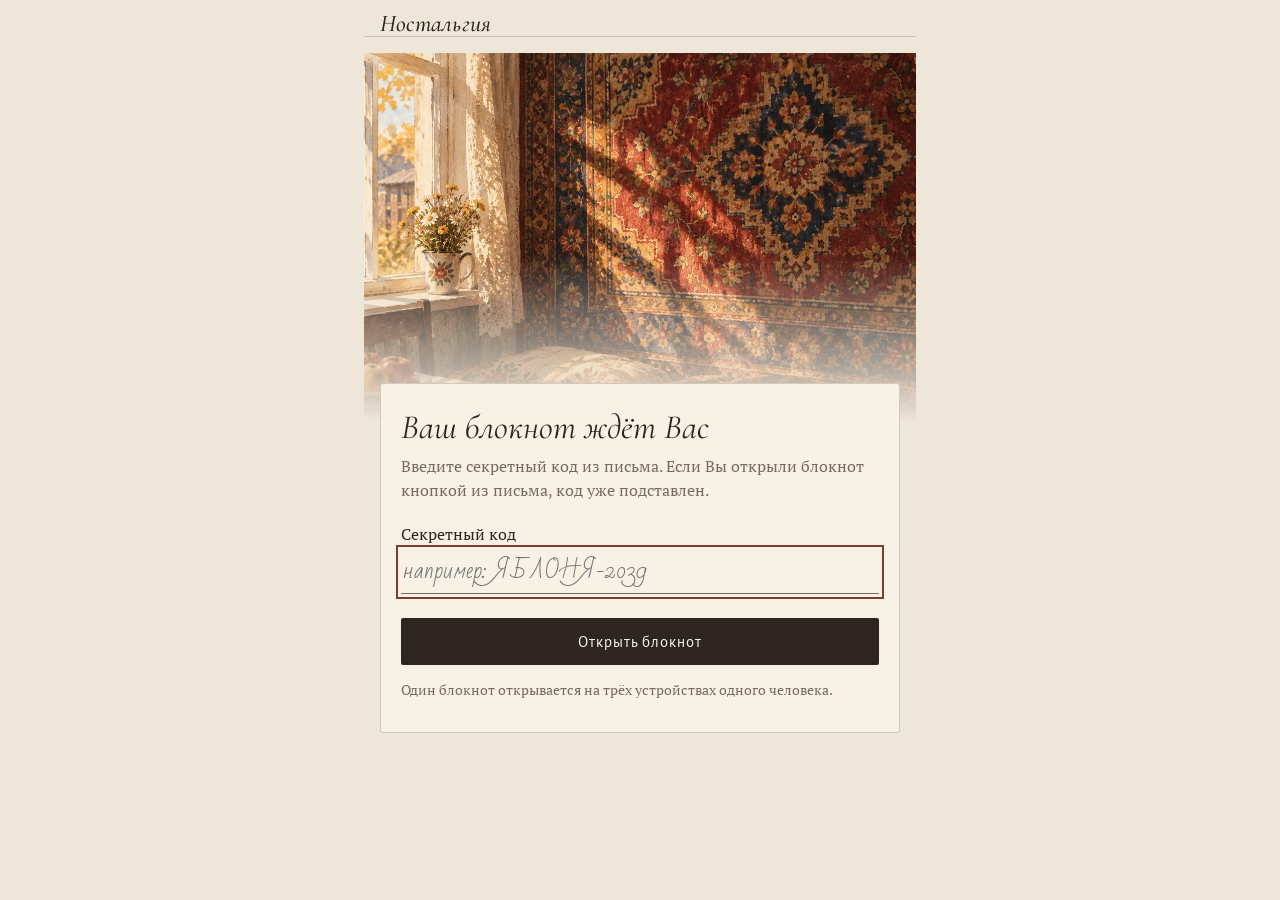
<file: nostalgia/index.html>
<!doctype html>
<html lang="ru">
<meta charset="utf-8">
<meta name="viewport" content="width=device-width, initial-scale=1, viewport-fit=cover">
<meta name="robots" content="noindex, nofollow">
<meta name="theme-color" content="#8C2F2B">
<title>Ностальгия — блокнот</title>
<link rel="preconnect" href="https://fonts.googleapis.com">
<link rel="preconnect" href="https://fonts.gstatic.com" crossorigin>
<link rel="stylesheet" href="https://fonts.googleapis.com/css2?family=Bad+Script&family=Cormorant+Garamond:ital,wght@0,400;0,500;1,400;1,500&family=PT+Sans:wght@400;700&family=PT+Serif:ital@0;1&display=swap">
<style>
:root{
  --bg:#EEE6D8; --paper:#F7F1E6; --ink:#2E2520; --soft:#7B6A5C; --line:rgba(110,88,70,.26); --accent:#7A3B32; --pen:#3B3A58;
  --display:"Cormorant Garamond", Georgia, serif;
  --serif:"PT Serif", Georgia, serif;
  --answer:"Bad Script", "Segoe Script", cursive;
  --ui:"PT Sans", "Segoe UI", system-ui, sans-serif;
}
*{box-sizing:border-box}
html,body{margin:0}
body{font-family:var(--serif);color:var(--ink);font-size:16px;line-height:1.55;padding:0 16px;min-height:100vh;background:var(--bg)}
button{font-family:inherit;cursor:pointer;color:inherit}
.app{max-width:520px;margin:0 auto;padding-block:0 90px;display:flex;flex-direction:column;gap:16px}
.bar{position:sticky;top:env(safe-area-inset-top,0px);z-index:10;background:var(--bg);margin:0 -16px;padding:12px 16px 0;border-bottom:1px solid var(--line);display:flex;flex-direction:column;gap:4px}
.bar-top{display:flex;justify-content:space-between;align-items:baseline;gap:10px}
.brand{font:italic 500 24px/1 var(--display);background:none;border:0;padding:0;letter-spacing:.01em}
.saved{font:12px var(--ui);color:var(--soft);letter-spacing:.02em}
.months{display:flex;gap:18px;overflow-x:auto;scrollbar-width:none;-webkit-mask-image:linear-gradient(90deg,#000 85%,transparent);mask-image:linear-gradient(90deg,#000 85%,transparent);padding-right:40px}
.months::-webkit-scrollbar{display:none}
@media (pointer:fine){.months{scrollbar-width:thin;scrollbar-color:var(--line) transparent}.months::-webkit-scrollbar{display:block;height:4px}.months::-webkit-scrollbar-thumb{background:var(--line);border-radius:2px}}
.m{flex:none;border:0;background:none;padding:8px 0 9px;font:15px var(--serif);color:var(--soft);border-bottom:1.5px solid transparent}
.m.on{color:var(--ink);border-bottom-color:var(--accent)}
.back{align-self:flex-start;border:0;background:none;padding:6px 0 0;font:italic 18px var(--display);color:var(--soft)}
.card{background:var(--paper);border:1px solid var(--line);border-radius:3px}
.pad{padding:18px 20px}
h1,h2,h3{font-family:var(--display);font-style:italic;font-weight:400;margin:0;line-height:1.05;text-wrap:balance}
.mono{font-family:var(--ui);text-transform:uppercase;letter-spacing:.14em;font-size:11.5px}
.muted{color:var(--soft)}
.small{font-size:14px}
.cover{margin:0 -16px}
.cover-img{aspect-ratio:4/3;background-size:cover;background-position:60% 45%;position:relative}
.cover-img::after{content:"";position:absolute;left:0;right:0;bottom:0;height:55%;background:linear-gradient(rgba(238,230,216,0),var(--bg))}
.cover-body{position:relative;margin-top:-36px;padding:0 20px;display:flex;flex-direction:column;gap:4px}
.label small{display:block;font:11.5px var(--ui);text-transform:uppercase;letter-spacing:.16em;color:var(--soft)}
.label b{display:block;font:italic 400 28px/1.1 var(--display);color:var(--ink)}
.cover-body h1{font-size:72px;line-height:.92;margin-top:10px}
.when{margin:10px 0 0;font:11.5px var(--ui);text-transform:uppercase;letter-spacing:.16em;color:var(--soft)}
.pain{margin:0;font:italic 25px/1.2 var(--display);color:var(--accent)}
.chip{font:11.5px var(--ui);text-transform:uppercase;letter-spacing:.16em;color:var(--soft)}
.grandma{font:italic 20px var(--display);color:var(--ink)}
.today{display:flex;flex-direction:column;gap:4px;text-align:left;width:100%;background:var(--paper);border:1px solid var(--line);border-radius:3px;padding:18px 20px}
.today small{font:11.5px var(--ui);text-transform:uppercase;letter-spacing:.16em;color:var(--soft)}
.today b{font:italic 400 30px/1.08 var(--display)}
.today span{font:16px/1.5 var(--serif);color:var(--soft)}
.section-title{font:11.5px var(--ui);text-transform:uppercase;letter-spacing:.18em;color:var(--soft);margin:14px 2px -8px}
.list{display:flex;flex-direction:column}
.item{display:grid;grid-template-columns:1fr auto;gap:0 14px;align-items:center;text-align:left;width:100%;border:0;background:transparent;padding:12px 16px;border-top:1px solid var(--line)}
.item:first-child{border-top:0}
.item b{font:italic 400 23px/1.15 var(--display)}
.item small{grid-column:1;font:13.5px var(--serif);color:var(--soft)}
.item i{grid-row:1/3;grid-column:2;font-style:normal;color:var(--soft);font-size:20px}
.item.th{grid-template-columns:64px 1fr auto}
.item.th .thumb{grid-row:1/3;width:64px;height:64px;border-radius:2px;background-size:cover;background-position:center}
.item.th small{grid-column:2}
.item.th i{grid-column:3}
.hero{margin:0 -16px;position:relative}
.hero div{aspect-ratio:3/2;background-size:cover;background-position:center}
.hero::after{content:"";position:absolute;left:0;right:0;bottom:0;height:45%;background:linear-gradient(rgba(238,230,216,0),var(--bg))}
.sheet,.letter{position:relative;margin-top:-54px;background:var(--paper);border:1px solid var(--line);border-radius:3px;padding:26px 20px 30px}
.sheet h2,.letter h2{font-size:36px;margin-bottom:8px}
.hint{margin:0 0 20px;font:15.5px/1.6 var(--serif);color:var(--soft)}
.q{margin:0 0 22px}
.q label,.qlabel{display:block;font:16px/1.45 var(--serif);color:var(--ink);margin-bottom:2px}
textarea{border:0;outline:0;resize:none;overflow:hidden;background:transparent;width:100%;color:var(--pen);display:block}
textarea.ans{font:20px/34px var(--answer);padding:0 2px;min-height:102px;background-image:repeating-linear-gradient(transparent 0 33px,var(--line) 33px 34px);background-attachment:local}
textarea.ans.s1{min-height:34px}
textarea.ans.s2{min-height:68px}
textarea::placeholder{color:rgba(59,58,88,.35)}
.note{text-align:center;padding:16px 10px;margin-top:8px;border-top:1px solid var(--line);border-bottom:1px solid var(--line)}
.note small{display:block;font:11px var(--ui);text-transform:uppercase;letter-spacing:.16em;color:var(--soft)}
.note p{margin:4px 0 0;font:italic 23px/1.3 var(--display);color:var(--accent)}
.tag{display:flex;gap:18px;flex-wrap:wrap;margin:4px 0 22px}
.tag label{font:11.5px var(--ui);text-transform:uppercase;letter-spacing:.14em;color:var(--soft);display:flex;align-items:baseline;gap:8px;flex:1;min-width:140px}
.tag input{border:0;border-bottom:1px solid var(--line);background:transparent;font:19px var(--answer);color:var(--pen);width:100%;outline:0;padding:0 2px;text-transform:none;letter-spacing:0}
.qday{margin:6px 0 10px}
.qday small{display:block;font:11.5px var(--ui);text-transform:uppercase;letter-spacing:.16em;color:var(--soft)}
.qday p{margin:4px 0 0;font:italic 26px/1.2 var(--display)}
.dayhead{display:flex;justify-content:space-between;align-items:center;gap:8px}
.dayhead button{border:1px solid var(--line);background:none;border-radius:50%;width:40px;height:40px;font-size:18px}
.dayhead button:disabled{opacity:.3}
.letter p{font:17px/31px var(--serif);margin:0 0 16px}
.letter .sign{font:italic 34px var(--display);text-align:right;color:var(--accent);margin:0}
.photo{margin:6px 0 22px;position:relative}
.photo .ph{aspect-ratio:2/3;background-size:cover;background-position:center;display:flex;align-items:center;justify-content:center;text-align:center;padding:20px;font:14px var(--ui);color:var(--soft);background-color:#E2D6C2}
.photo figcaption{text-align:center;font:italic 18px var(--display);color:var(--soft);margin-top:8px}
.row3,.side,.zone{border:1px solid var(--line);border-radius:3px;padding:12px 14px 6px;margin:0 0 16px}
.row3 .n{font:11.5px var(--ui);letter-spacing:.14em;color:var(--soft)}
.zone.mine{background:rgba(110,88,70,.06)}
.zone.not{background:transparent}
.zone .ex,.example{font:italic 18px/1.35 var(--display);color:var(--soft);margin:2px 0 8px}
.needs{display:flex;flex-wrap:wrap;gap:6px;margin:8px 0 20px}
.needs span{border:1px solid var(--line);border-radius:999px;padding:2px 10px;font:14px var(--serif)}
.compass,.circles{width:170px;height:170px;margin:0 auto 14px;display:block}
.scale{display:flex;gap:4px;margin-top:8px;flex-wrap:wrap}
.scale button{width:28px;height:28px;border-radius:50%;border:1px solid var(--line);background:transparent;font:12px var(--ui);padding:0}
.scale button.on{background:var(--ink);border-color:var(--ink);color:var(--paper)}
.wk{display:flex;gap:18px;margin:0 0 18px;border-bottom:1px solid var(--line)}
.wk button{border:0;background:none;padding:6px 0 8px;font:15px var(--serif);color:var(--soft);border-bottom:1.5px solid transparent;margin-bottom:-1px}
.wk button.on{color:var(--ink);border-bottom-color:var(--accent)}
.cal{display:grid;grid-template-columns:repeat(7,1fr);gap:6px}
.cal button{aspect-ratio:1;border:1px solid var(--line);border-radius:2px;background:transparent;font:15px var(--serif);position:relative}
.cal button.filled::after{content:"";position:absolute;left:50%;bottom:5px;width:5px;height:5px;border-radius:50%;background:var(--accent);transform:translateX(-50%)}
.cal button.now{border-color:var(--accent)}
.btn{border:0;border-radius:2px;padding:14px;font:15px var(--ui);letter-spacing:.06em;background:var(--ink);color:var(--paper);width:100%}
.toast{position:fixed;left:50%;bottom:calc(20px + env(safe-area-inset-bottom,0px));transform:translateX(-50%);background:var(--ink);color:var(--paper);border-radius:3px;padding:11px 16px;font:14px var(--ui);max-width:88vw;text-align:center;z-index:20}
.preview{font:12.5px var(--ui);color:var(--soft);text-align:center;margin:0}
.preview button{border:0;background:none;text-decoration:underline;font:12.5px var(--ui);padding:0;color:var(--soft)}
button:focus-visible,textarea:focus-visible,input:focus-visible{outline:2px solid var(--accent);outline-offset:3px}
@media (prefers-reduced-motion:reduce){*{transition:none!important}}
.tips{margin:4px 0 18px;padding-left:18px;font:15px/1.5 var(--serif);color:var(--soft)}
.tips li{margin-bottom:6px}
.goalbar{display:block;width:100%;text-align:left;border:0;border-left:3px solid var(--accent);background:rgba(122,59,50,.08);color:var(--accent);padding:8px 12px;border-radius:0 8px 8px 0;font:14px/1.4 var(--ui);margin:0 0 14px}
.goalbar b{font-weight:700}
.how{background:rgba(110,88,70,.08);border-radius:8px;padding:10px 14px;margin:0 0 18px}
.how small,.tech small{display:block;font:11px var(--ui);text-transform:uppercase;letter-spacing:.16em;color:var(--accent);margin-bottom:4px}
.how p{margin:0;font:15px/1.55 var(--serif);color:var(--ink)}
.why{font:14px/1.5 var(--serif);color:var(--soft);background:rgba(110,88,70,.08);border-radius:8px;padding:8px 12px;margin:0 0 16px}
.why b{font:700 11px var(--ui);text-transform:uppercase;letter-spacing:.1em;color:var(--accent)}
.scalebox{margin:6px 0 14px}
.step{display:flex;align-items:flex-start;gap:8px;margin-top:18px}
.step .qlabel{margin:0}
.num,.badge{flex:none;width:22px;height:22px;line-height:22px;text-align:center;border-radius:50%;background:var(--accent);color:#fff;font:700 12px var(--ui)}
.promise{border:1.5px dashed var(--accent);border-radius:10px;padding:10px 14px 4px;margin:18px 0}
.tech{border:1px solid var(--line);border-radius:10px;padding:12px 16px;margin:0 0 16px;background:rgba(110,88,70,.06)}
.tech h3{font-size:28px;margin:0 0 8px}
.tech p{margin:0 0 8px;font:15px/1.55 var(--serif)}
.line{position:relative;padding-left:32px;margin-top:14px}
.line .badge{position:absolute;left:0;top:2px}
.line.l2 .badge{background:#7A3B32}.line.l1 .badge{background:#8a6a4a}.line.l3 .badge{background:#5a6b4a}
.daytitle{text-align:center;font-size:28px;margin:0 0 10px}
.daynav{display:flex;gap:8px;margin:0 0 16px}
.daynav button{flex:1;border:1px solid var(--line);background:transparent;color:var(--accent);border-radius:999px;padding:8px 6px;font:14px var(--ui)}
.daynav button.mid{flex:0 0 auto;padding:9px 16px;background:transparent}
.daynav button:disabled{opacity:.35}
.today{cursor:pointer}
.tgo{align-self:flex-start;margin-top:8px;display:inline-flex;align-items:center;gap:6px;color:var(--accent);border-bottom:1px solid rgba(122,59,50,.4);padding:0 0 1px;font:14px var(--ui);font-style:normal}
.tgo i{display:inline-block;font:18px/1 var(--ui);font-style:normal}
.item i{font-size:24px;line-height:1;color:var(--soft);font-style:normal}
</style>
<style>
.gate h2{font-size:34px;margin-bottom:8px}
.gate-input{display:block;width:100%;border:0;border-bottom:1px solid var(--soft);background:transparent;font:22px/1.4 var(--answer);color:var(--pen);padding:6px 2px;margin:4px 0 20px;outline:0}
.gate-msg{background:rgba(122,59,50,.08);color:var(--accent);padding:10px 12px;border-radius:2px;font:14px/1.5 var(--ui);margin:0 0 16px}
.gate-msg a{color:var(--accent)}
.gate .btn{margin-top:4px}
.gate-alt{background:transparent;color:var(--ink);border:1px solid var(--line);margin-top:10px}
.gate-small{font-size:14px;margin:14px 0 0}
.gate .label{margin:4px 0 16px}
</style>

<div class="app" id="app"></div>

<script>window.NOSTALGIA_PROD = true; window.NOSTALGIA_API = 'https://script.google.com/macros/s/AKfycby-9wSWZwmca2R4Lxn3bSUmwm0mxClNmUPKBcSS0mSKbJKHs3d8S2d86vTlPmhjaRfp/exec'; window.NOSTALGIA_V = 'p20261118decgirl';</script>
<script src="sync.js?v=p20261118decgirl"></script>
<script src="gate.js?v=p20261118decgirl"></script>
</html>
</file>
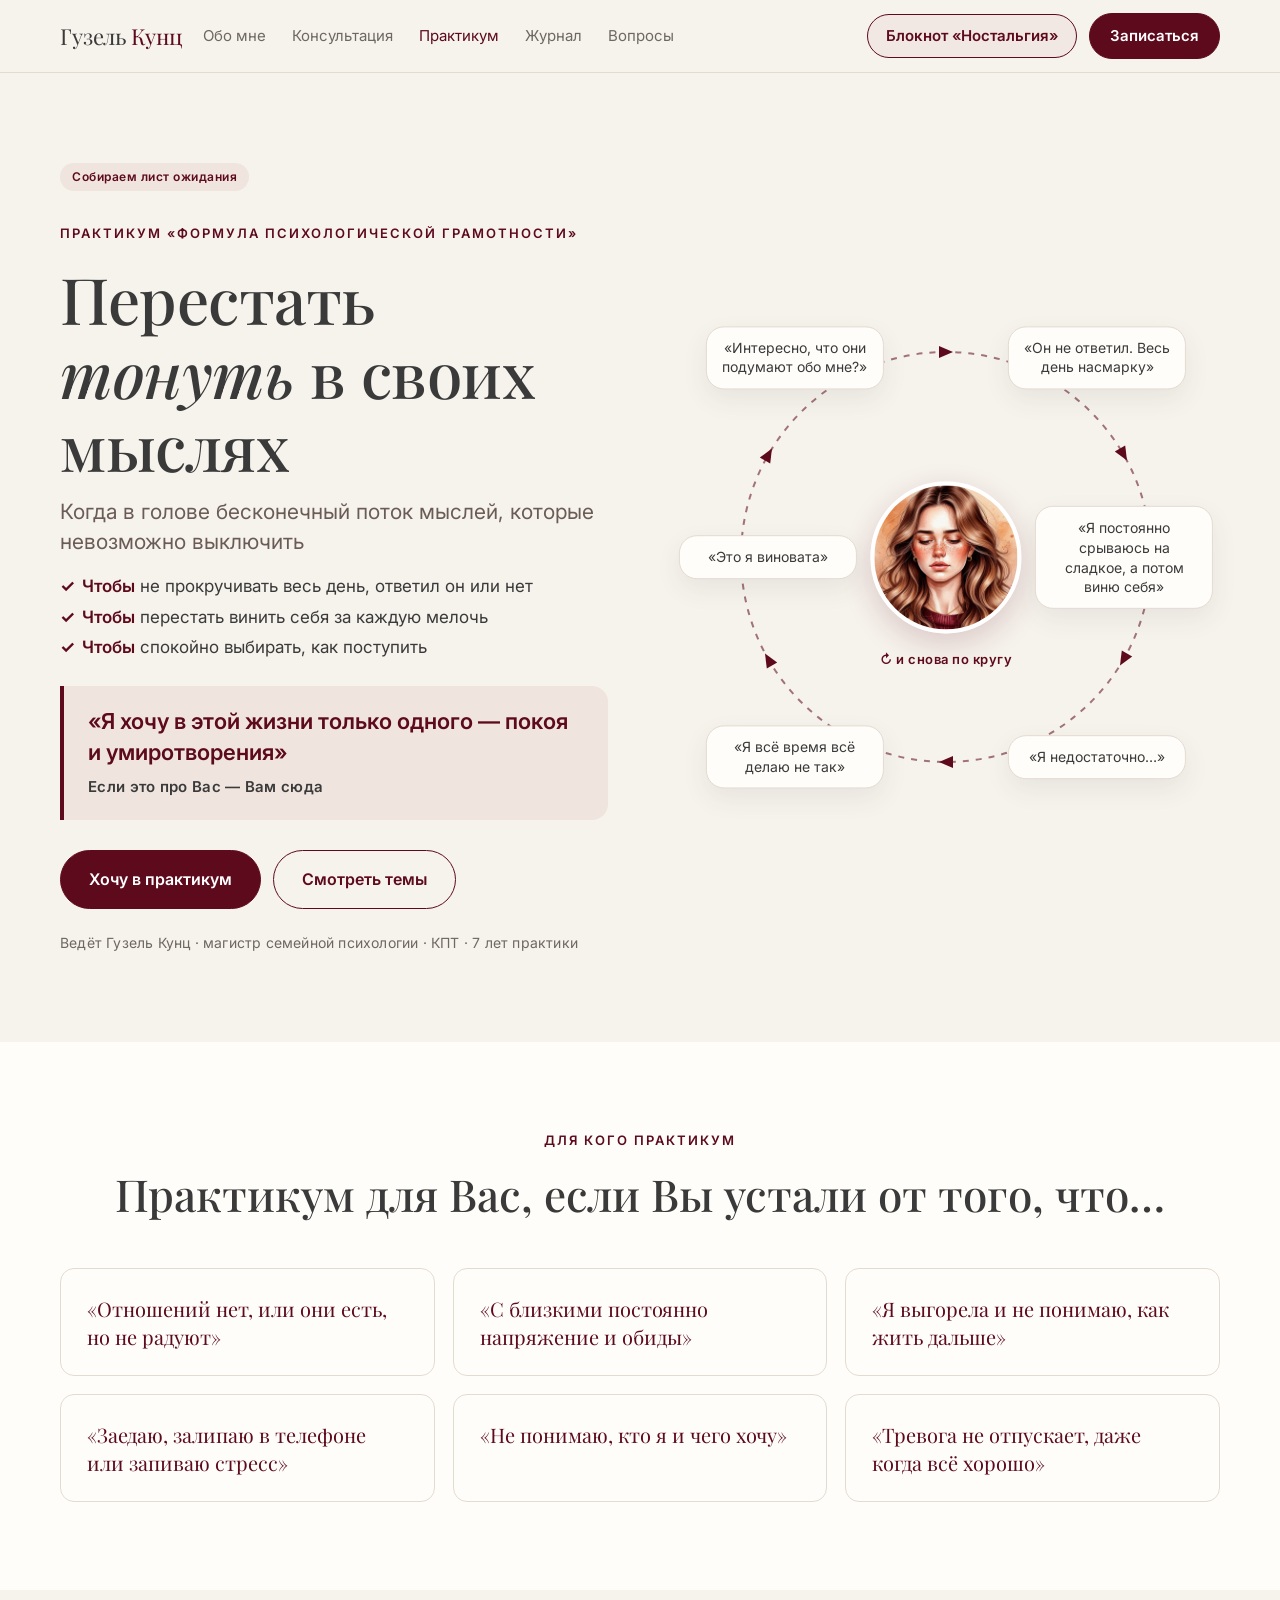
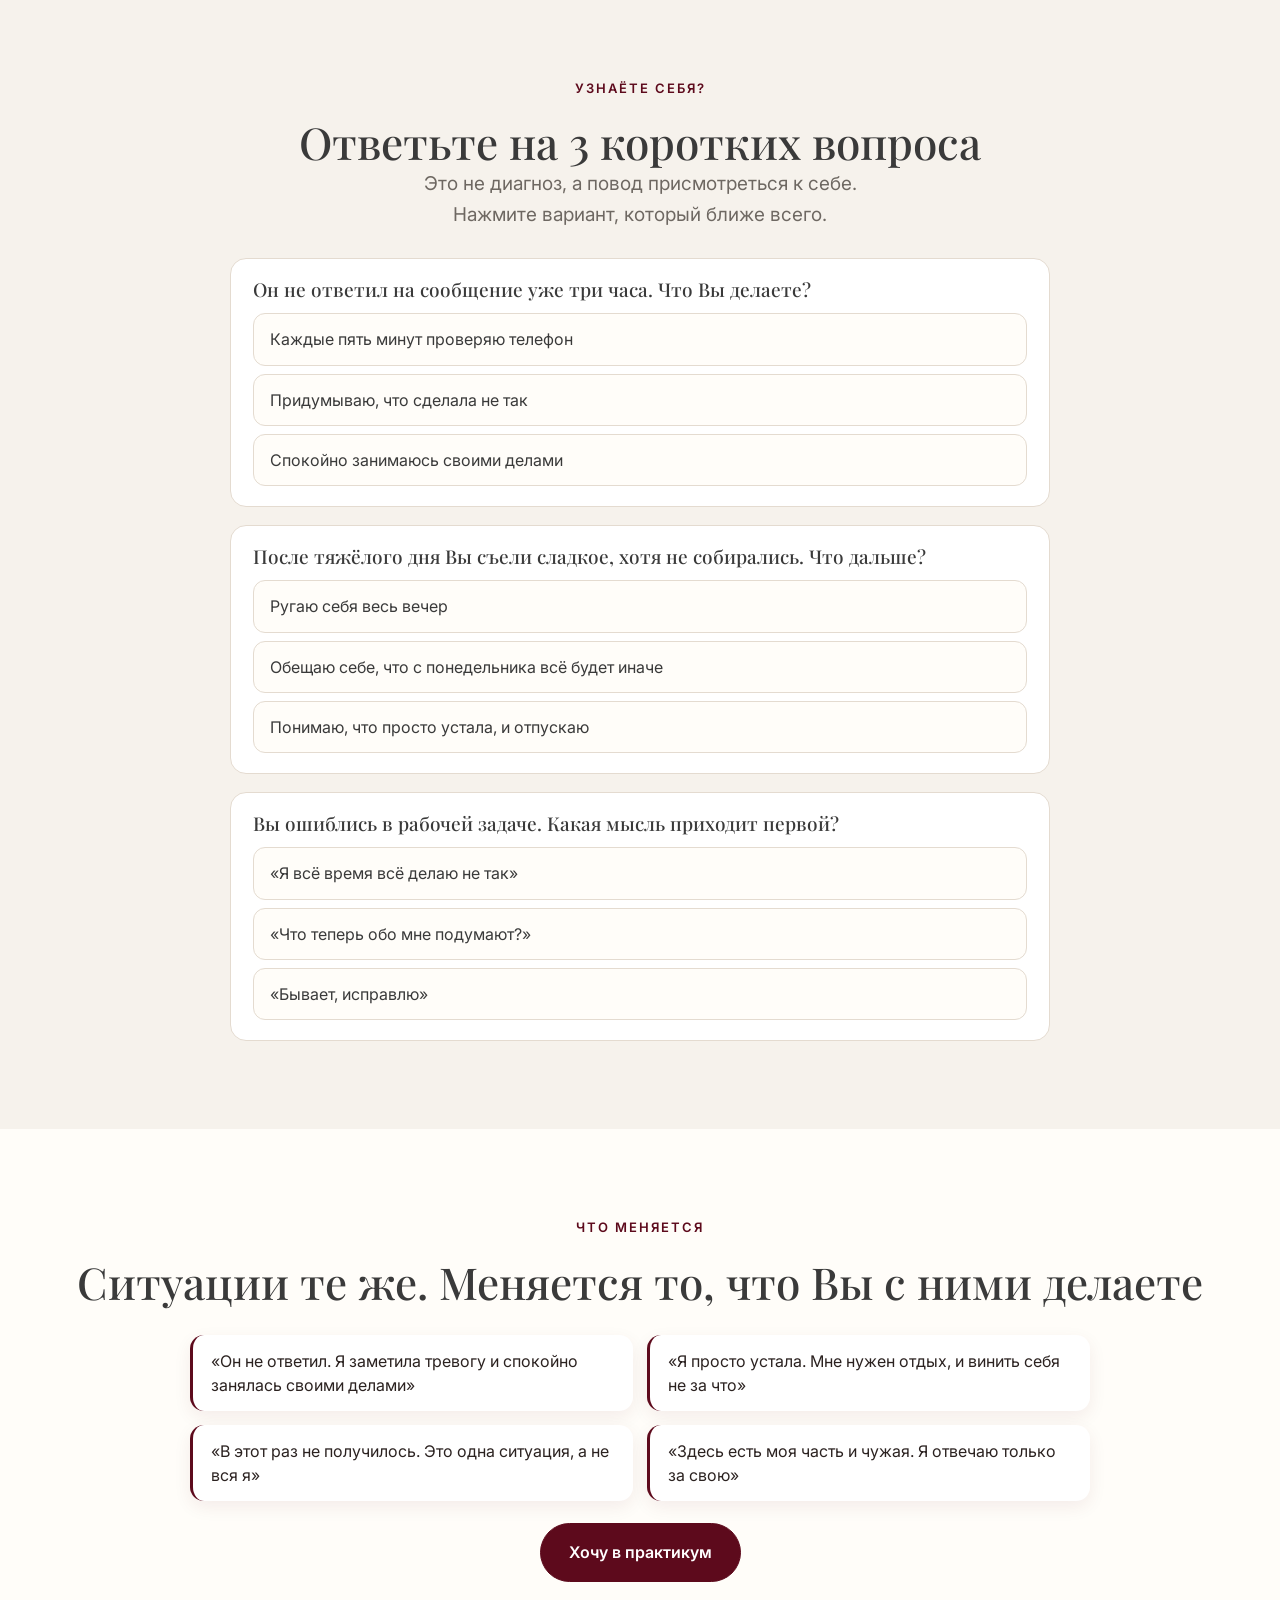
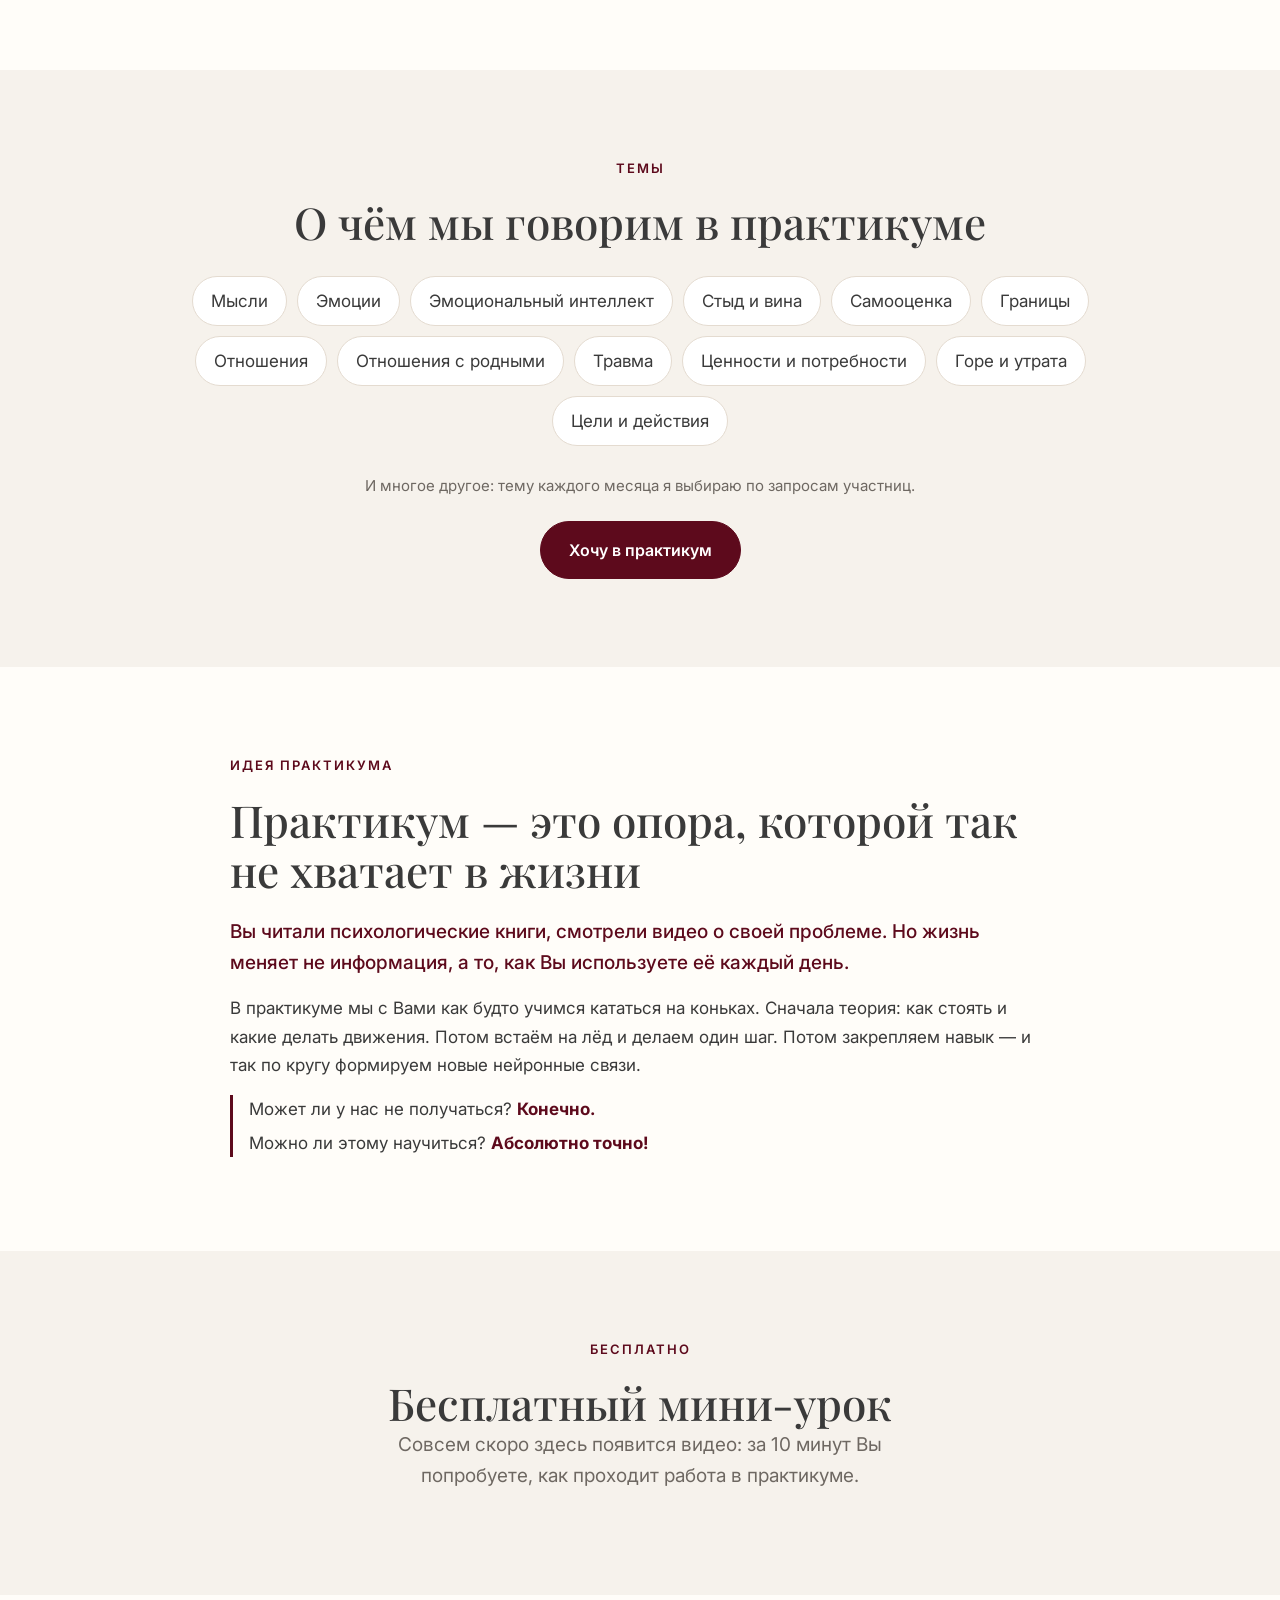
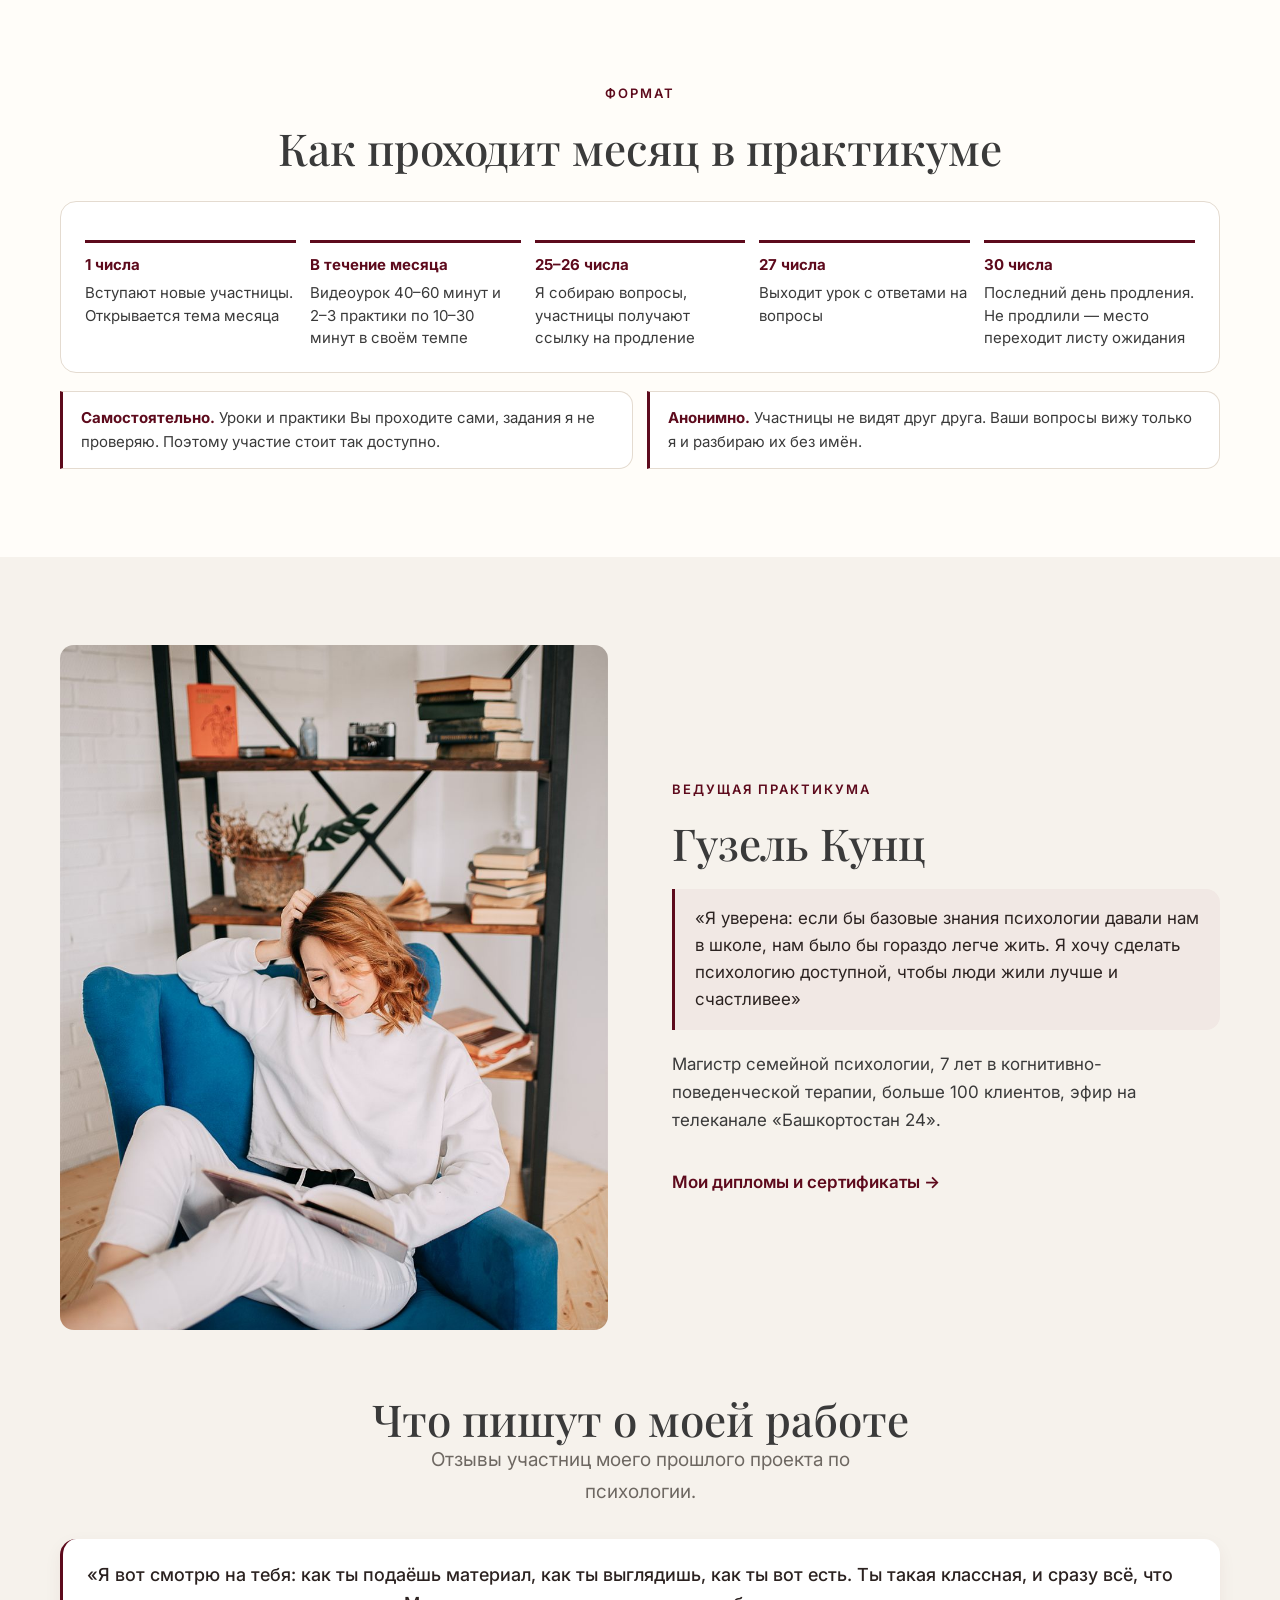
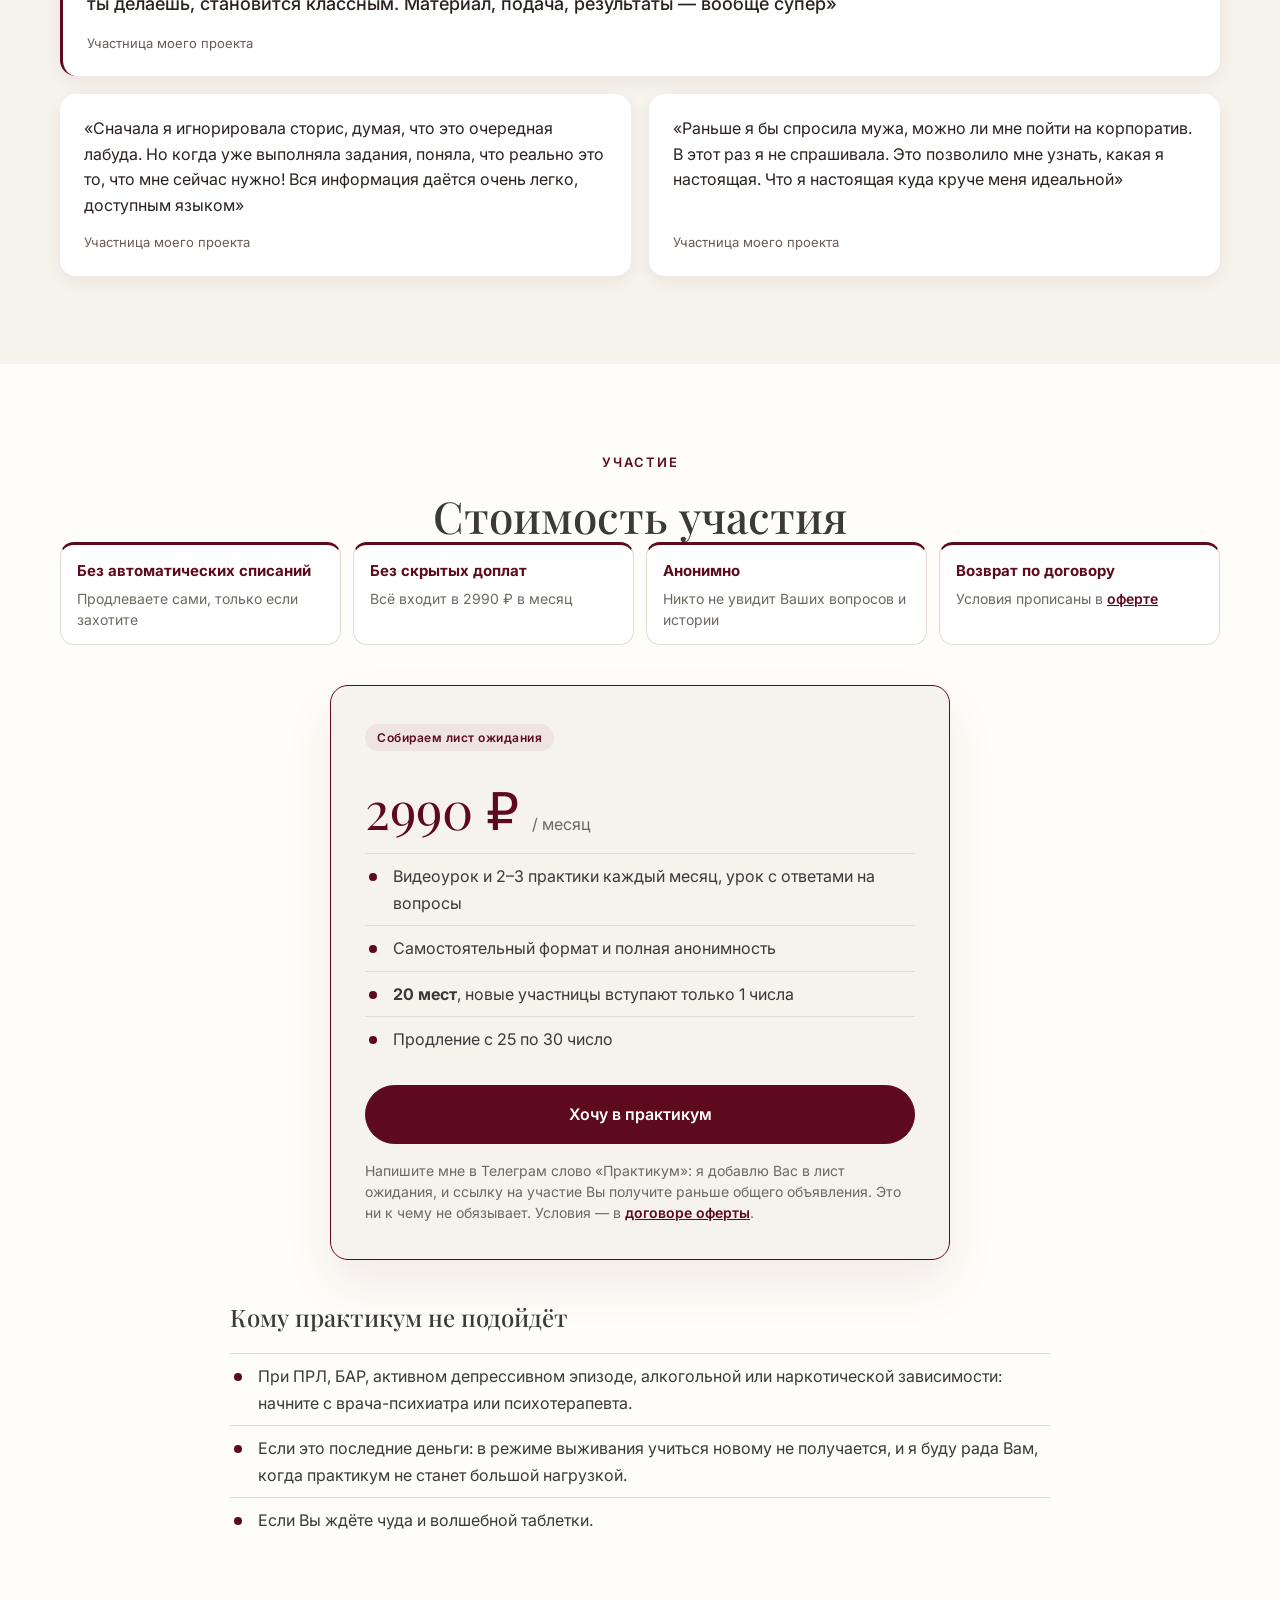
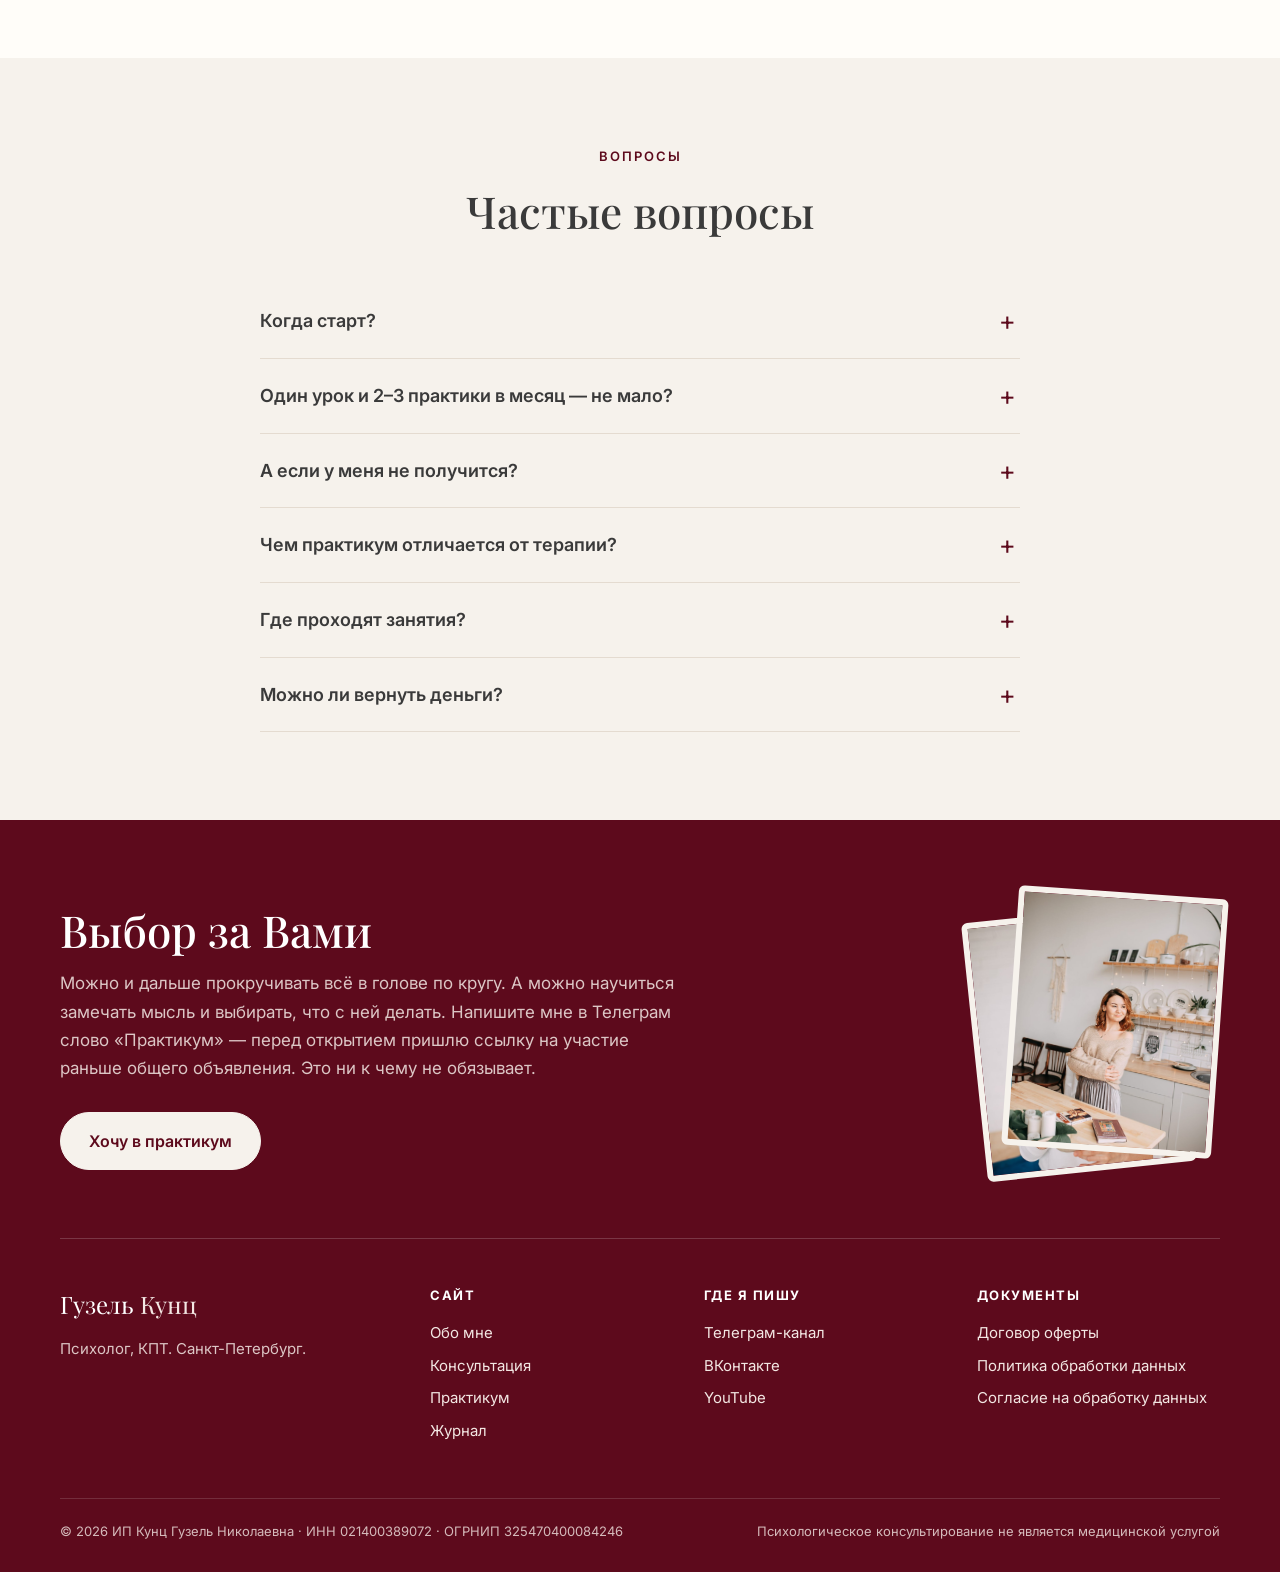
<file: club.html>
<!DOCTYPE html>
<html lang="ru">
<head>
<meta charset="utf-8">
<meta name="viewport" content="width=device-width, initial-scale=1">
<title>Практикум «Формула психологической грамотности» — Гузель Кунц</title>
<meta name="description" content="Психологический практикум Гузель Кунц: каждый месяц одна тема — видеоурок с теорией и практики. Мысли, эмоции, вина и стыд, отношения. Собираем лист ожидания.">
<link rel="preconnect" href="https://fonts.googleapis.com">
<link rel="preconnect" href="https://fonts.gstatic.com" crossorigin>
<link href="https://fonts.googleapis.com/css2?family=Inter:wght@400;500;600&family=Playfair+Display:ital,wght@0,500;1,500&display=swap" rel="stylesheet">
<link rel="stylesheet" href="style.css?v=20260918nb">
</head>
<body>

<header class="header">
  <div class="wrap">
    <a class="logo" href="index.html">Гузель <span>Кунц</span></a>
    <nav class="nav">
      <a href="index.html#about">Обо мне</a>
      <a href="index.html#consult">Консультация</a>
      <a href="club.html" style="color:var(--cherry)">Практикум</a>
      <a href="journal.html">Журнал</a>
      <a href="index.html#faq">Вопросы</a>
    </nav>
    <a class="nav-notebook" href="nostalgia.html">Блокнот<span class="nb-long"> «Ностальгия»</span></a>
    <a class="btn btn-main" href="https://t.me/guzelkunts">Записаться</a>
  </div>
</header>

<!-- 1. Первый экран -->
<section class="product club-hero">
  <div class="wrap">
    <div>
      <span class="badge soft">Собираем лист ожидания</span>
      <div class="eyebrow" style="margin-top:16px">Практикум «Формула психологической грамотности»</div>
      <h1>Перестать <em>тонуть</em> в своих мыслях</h1>
      <p class="hero-sub">Когда в голове бесконечный поток мыслей, которые невозможно выключить</p>
      <ul class="hero-goals">
        <li><b>Чтобы</b> не прокручивать весь день, ответил он или нет</li>
        <li><b>Чтобы</b> перестать винить себя за каждую мелочь</li>
        <li><b>Чтобы</b> спокойно выбирать, как поступить</li>
      </ul>      <div class="meme-quote">
        <p>«Я хочу в этой жизни только одного — покоя и умиротворения»</p>
        <span>Если это про Вас — Вам сюда</span>
      </div>
      <div class="btns">
        <a class="btn btn-main" href="#plans">Хочу в практикум</a>
        <a class="btn btn-ghost" href="#program">Смотреть темы</a>
      </div>
      <p class="trust">Ведёт Гузель Кунц · магистр семейной психологии · КПТ · 7 лет практики</p>
    </div>
    <div class="loop" aria-label="Мысли, которые крутятся по кругу">
      <svg class="loop-ring" viewBox="0 0 540 540" aria-hidden="true">
        <circle cx="270" cy="270" r="205" fill="none" stroke="#5D0A1C" stroke-width="2" stroke-dasharray="6 7" opacity=".55"/>
        <g transform="translate(270 65) rotate(0)"><path d="M-7,-6 L7,0 L-7,6 z" fill="#5D0A1C"/></g>
        <g transform="translate(447.5 167.5) rotate(60)"><path d="M-7,-6 L7,0 L-7,6 z" fill="#5D0A1C"/></g>
        <g transform="translate(447.5 372.5) rotate(120)"><path d="M-7,-6 L7,0 L-7,6 z" fill="#5D0A1C"/></g>
        <g transform="translate(270 475) rotate(180)"><path d="M-7,-6 L7,0 L-7,6 z" fill="#5D0A1C"/></g>
        <g transform="translate(92.5 372.5) rotate(240)"><path d="M-7,-6 L7,0 L-7,6 z" fill="#5D0A1C"/></g>
        <g transform="translate(92.5 167.5) rotate(300)"><path d="M-7,-6 L7,0 L-7,6 z" fill="#5D0A1C"/></g>
      </svg>
      <div class="loop-girl"><img src="img/club-girl.jpg" alt="" width="600" height="600"></div>
      <p class="thought t1">«Интересно, что они подумают обо мне?»</p>
      <p class="thought t2">«Он не ответил. Весь день насмарку»</p>
      <p class="thought t3">«Я постоянно срываюсь на сладкое, а потом виню себя»</p>
      <p class="thought t4">«Я недостаточно…»</p>
      <p class="thought t5">«Я всё время всё делаю не так»</p>
      <p class="thought t6">«Это я виновата»</p>
      <p class="loop-again">и снова по кругу</p>
    </div>
  </div>
</section>

<!-- 2. Для кого -->
<section class="tint" id="for-whom">
  <div class="wrap center">
    <div class="eyebrow">Для кого практикум</div>
    <h2>Практикум для Вас, если Вы устали от того, что…</h2>
    <div class="quotes" style="text-align:left">
      <div class="quote">Отношений нет, или они есть, но не радуют»</div>
      <div class="quote">С близкими постоянно напряжение и обиды»</div>
      <div class="quote">Я выгорела и не понимаю, как жить дальше»</div>
      <div class="quote">Заедаю, залипаю в телефоне или запиваю стресс»</div>
      <div class="quote">Не понимаю, кто я и чего хочу»</div>
      <div class="quote">Тревога не отпускает, даже когда всё хорошо»</div>
    </div>
  </div>
</section>

<!-- 3. Мини-тест -->
<section id="quiz">
  <div class="wrap narrow center">
    <div class="eyebrow">Узнаёте себя?</div>
    <h2>Ответьте на 3 коротких вопроса</h2>
    <p class="lead">Это не диагноз, а повод присмотреться к себе. Нажмите вариант, который ближе всего.</p>
  </div>
  <div class="wrap narrow quiz">
    <div class="quiz-q">
      <h3>Он не ответил на сообщение уже три часа. Что Вы делаете?</h3>
      <div class="quiz-opts">
        <button type="button" data-exp="Так тревога пытается взять ситуацию под контроль. Проверка успокаивает на минуту, а потом круг начинается заново.">Каждые пять минут проверяю телефон</button>
        <button type="button" data-exp="Мозг заполняет неизвестность самым страшным вариантом. Это догадка, а не факт, но переживается она как правда.">Придумываю, что сделала не так</button>
        <button type="button" data-exp="Похоже, этот навык у Вас уже есть. В практикуме его можно укрепить и перенести на другие сферы жизни.">Спокойно занимаюсь своими делами</button>
      </div>
      <p class="quiz-exp" hidden></p>
    </div>
    <div class="quiz-q">
      <h3>После тяжёлого дня Вы съели сладкое, хотя не собирались. Что дальше?</h3>
      <div class="quiz-opts">
        <button type="button" data-exp="Чувство вины добавляет стресса, а стресс снова тянет к сладкому. Так замыкается круг.">Ругаю себя весь вечер</button>
        <button type="button" data-exp="Строгие обещания часто не выдерживают следующего тяжёлого дня: за срывом стоит не слабая воля, а эмоция, которую сложно заметить.">Обещаю себе, что с понедельника всё будет иначе</button>
        <button type="button" data-exp="Вы замечаете, что стоит за поступком. Это и есть основа, с которой работает практикум.">Понимаю, что просто устала, и отпускаю</button>
      </div>
      <p class="quiz-exp" hidden></p>
    </div>
    <div class="quiz-q">
      <h3>Вы ошиблись в рабочей задаче. Какая мысль приходит первой?</h3>
      <div class="quiz-opts">
        <button type="button" data-exp="Одна ошибка превращается в вывод обо всей себе. Такие мысли звучат убедительно, но их можно проверять.">«Я всё время всё делаю не так»</button>
        <button type="button" data-exp="Внимание уходит на чужую оценку, и на решение задачи остаётся меньше сил.">«Что теперь обо мне подумают?»</button>
        <button type="button" data-exp="Вы отделяете одну ситуацию от себя целиком. В практикуме мы тренируем это на разных темах.">«Бывает, исправлю»</button>
      </div>
      <p class="quiz-exp" hidden></p>
    </div>
    <div class="quiz-result" hidden>
      <p>Если хотя бы в одном ответе Вы узнали себя, практикум для Вас: мы учимся замечать такие мысли и выбирать, что с ними делать.</p>
      <a class="btn btn-main" href="#plans">Хочу в практикум</a>
    </div>
  </div>
  <script>
    document.querySelectorAll('.quiz-q').forEach(function (q) {
      q.querySelectorAll('button').forEach(function (b) {
        b.addEventListener('click', function () {
          q.querySelectorAll('button').forEach(function (x) { x.classList.remove('on'); });
          b.classList.add('on');
          var e = q.querySelector('.quiz-exp'); e.textContent = b.dataset.exp; e.hidden = false;
          if (document.querySelectorAll('.quiz-q .on').length === document.querySelectorAll('.quiz-q').length) document.querySelector('.quiz-result').hidden = false;
        });
      });
    });
  </script>
</section>

<!-- 3. Что меняется --><section class="tint">
  <div class="wrap center">
    <div class="eyebrow">Что меняется</div>
    <h2>Ситуации те же. Меняется то, что Вы с ними делаете</h2>
  </div>
  <div class="wrap after-grid">
    <p class="shift-after">«Он не ответил. Я заметила тревогу и спокойно занялась своими делами»</p>
    <p class="shift-after">«Я просто устала. Мне нужен отдых, и винить себя не за что»</p>
    <p class="shift-after">«В этот раз не получилось. Это одна ситуация, а не вся я»</p>
    <p class="shift-after">«Здесь есть моя часть и чужая. Я отвечаю только за свою»</p>
  </div>
  <div class="wrap center">
    <div class="btns center-cta">
      <a class="btn btn-main" href="#plans">Хочу в практикум</a>
    </div>
  </div>
</section>

<!-- 4. Темы -->
<section id="program">
  <div class="wrap center">
    <div class="eyebrow">Темы</div>
    <h2>О чём мы говорим в практикуме</h2>
    <div class="support-qs topic-chips"><span>Мысли</span><span>Эмоции</span><span>Эмоциональный интеллект</span><span>Стыд и вина</span><span>Самооценка</span><span>Границы</span><span>Отношения</span><span>Отношения с родными</span><span>Травма</span><span>Ценности и потребности</span><span>Горе и утрата</span><span>Цели и действия</span></div>
    <p class="club-note">И многое другое: тему каждого месяца я выбираю по запросам участниц.</p>
    <div class="btns center-cta"><a class="btn btn-main" href="#plans">Хочу в практикум</a></div>
  </div>
</section>

<!-- 5. Идея -->
<section class="tint">
  <div class="wrap narrow">
    <div class="eyebrow">Идея практикума</div>
    <h2>Практикум — это опора, которой так не хватает в жизни</h2>
    <p class="idea-accent" style="margin-top:20px">Вы читали психологические книги, смотрели видео о своей проблеме. Но жизнь меняет не информация, а то, как Вы используете её каждый день.</p>
    <p>В практикуме мы с Вами как будто учимся кататься на коньках. Сначала теория: как стоять и какие делать движения. Потом встаём на лёд и делаем один шаг. Потом закрепляем навык — и так по кругу формируем новые нейронные связи.</p>
    <div class="skate-qa"><p>Может ли у нас не получаться? <b>Конечно.</b></p><p>Можно ли этому научиться? <b>Абсолютно точно!</b></p></div>
  </div>
</section>

<!-- 6. Мини-урок -->
<section id="mini-lesson">
  <div class="wrap narrow center">
    <div class="eyebrow">Бесплатно</div>
    <h2>Бесплатный мини-урок</h2>
    <p class="lead">Совсем скоро здесь появится видео: за 10 минут Вы попробуете, как проходит работа в практикуме.</p>
  </div>
</section>

<!-- 7. Как устроен -->
<section class="tint" id="format">
  <div class="wrap center">
    <div class="eyebrow">Формат</div>
    <h2>Как проходит месяц в практикуме</h2>
  </div>
  <div class="wrap">
    <div class="month">
      <ol class="month-line">
        <li><b>1 числа</b><span>Вступают новые участницы. Открывается тема месяца</span></li>
        <li><b>В течение месяца</b><span>Видеоурок 40–60 минут и 2–3 практики по 10–30 минут в своём темпе</span></li>
        <li><b>25–26 числа</b><span>Я собираю вопросы, участницы получают ссылку на продление</span></li>
        <li><b>27 числа</b><span>Выходит урок с ответами на вопросы</span></li>
        <li><b>30 числа</b><span>Последний день продления. Не продлили — место переходит листу ожидания</span></li>
      </ol>
    </div>
    <div class="format-facts">
      <div><b>Самостоятельно.</b> Уроки и практики Вы проходите сами, задания я не проверяю. Поэтому участие стоит так доступно.</div>
      <div><b>Анонимно.</b> Участницы не видят друг друга. Ваши вопросы вижу только я и разбираю их без имён.</div>
    </div>
  </div>
</section>

<!-- 8. Ведущая и отзывы -->
<section id="reviews">
  <div class="wrap split">
    <img class="split-img" src="img/club-reading.jpg" alt="Гузель Кунц читает книгу в кресле" style="aspect-ratio:4/5">
    <div>
      <div class="eyebrow">Ведущая практикума</div>
      <h2>Гузель Кунц</h2>
      <blockquote class="why-club"><p>«Я уверена: если бы базовые знания психологии давали нам в школе, нам было бы гораздо легче жить. Я хочу сделать психологию доступной, чтобы люди жили лучше и счастливее»</p></blockquote>
      <p style="margin-top:20px">Магистр семейной психологии, 7 лет в когнитивно-поведенческой терапии, больше 100 клиентов, эфир на телеканале «Башкортостан 24».</p>
      <a class="link-more" href="index.html#diplomas">Мои дипломы и сертификаты →</a>
    </div>
  </div>
  <div class="wrap center reviews-head">
    <h2>Что пишут о моей работе</h2>
    <p class="lead">Отзывы участниц моего прошлого проекта по психологии.</p>
  </div>
  <div class="wrap club-reviews">
    <figure class="rv rv-main"><blockquote>«Я вот смотрю на тебя: как ты подаёшь материал, как ты выглядишь, как ты вот есть. Ты такая классная, и сразу всё, что ты делаешь, становится классным. Материал, подача, результаты — вообще супер»</blockquote><figcaption>Участница моего проекта</figcaption></figure>
    <figure class="rv"><blockquote>«Сначала я игнорировала сторис, думая, что это очередная лабуда. Но когда уже выполняла задания, поняла, что реально это то, что мне сейчас нужно! Вся информация даётся очень легко, доступным языком»</blockquote><figcaption>Участница моего проекта</figcaption></figure>
    <figure class="rv"><blockquote>«Раньше я бы спросила мужа, можно ли мне пойти на корпоратив. В этот раз я не спрашивала. Это позволило мне узнать, какая я настоящая. Что я настоящая куда круче меня идеальной»</blockquote><figcaption>Участница моего проекта</figcaption></figure>
  </div>
</section>

<!-- 9. Цена -->
<section class="tint" id="plans">
  <div class="wrap center">
    <div class="eyebrow">Участие</div>
    <h2>Стоимость участия</h2>
  </div>
  <div class="wrap no-risk">
    <div><b>Без автоматических списаний</b><span>Продлеваете сами, только если захотите</span></div>
    <div><b>Без скрытых доплат</b><span>Всё входит в 2990 ₽ в месяц</span></div>
    <div><b>Анонимно</b><span>Никто не увидит Ваших вопросов и истории</span></div>
    <div><b>Возврат по договору</b><span>Условия прописаны в <a class="link-inline" href="oferta.html">оферте</a></span></div>
  </div>
  <div class="wrap">
    <div class="card plan-one">      <span class="badge soft">Собираем лист ожидания</span>
      <div class="price">2990 ₽ <small>/ месяц</small></div>
      <ul class="list">
        <li>Видеоурок и 2–3 практики каждый месяц, урок с ответами на вопросы</li>
        <li>Самостоятельный формат и полная анонимность</li>
        <li><b>20 мест</b>, новые участницы вступают только 1 числа</li>
        <li>Продление с 25 по 30 число</li>
      </ul>
      <a class="btn btn-main" href="https://t.me/guzelkunts" target="_blank" rel="noopener">Хочу в практикум</a>
      <p class="plan-note">Напишите мне в Телеграм слово «Практикум»: я добавлю Вас в лист ожидания, и ссылку на участие Вы получите раньше общего объявления. Это ни к чему не обязывает. Условия — в <a class="link-inline" href="oferta.html">договоре оферты</a>.</p>
    </div>
  </div>
  <div class="wrap narrow" id="not-for">
    <h3 class="club-sub">Кому практикум не подойдёт</h3>
    <ul class="list">
      <li>При ПРЛ, БАР, активном депрессивном эпизоде, алкогольной или наркотической зависимости: начните с врача-психиатра или психотерапевта.</li>
      <li>Если это последние деньги: в режиме выживания учиться новому не получается, и я буду рада Вам, когда практикум не станет большой нагрузкой.</li>
      <li>Если Вы ждёте чуда и волшебной таблетки.</li>
    </ul>
  </div>
</section>

<!-- 10. Вопросы -->
<section id="club-faq">
  <div class="wrap">
    <div class="center">
      <div class="eyebrow">Вопросы</div>
      <h2>Частые вопросы</h2>
    </div>
    <div class="faq">
      <details>
        <summary>Когда старт?</summary>
        <div class="answer"><p>Напишите мне в <a class="link-inline" href="https://t.me/guzelkunts" target="_blank" rel="noopener">Телеграм</a> слово «Практикум». Перед открытием я пришлю ссылку на участие раньше общего объявления в канале.</p></div>
      </details>
      <details>
        <summary>Один урок и 2–3 практики в месяц — не мало?</summary>
        <div class="answer"><p>Это практикум: теория — 10% задачи, остальные 90% — Ваши тренировки. Теорию Вы, скорее всего, слышали уже сто раз, а ничего не поменялось. Новые нейронные связи требуют много повторений, и чтобы натренировать навык, месяца может и не хватить.</p></div>
      </details>
      <details>
        <summary>А если у меня не получится?</summary>
        <div class="answer"><p>Сразу не получается почти ни у кого, а сопротивление и желание всё бросить — обычная часть изменений. Напишите о трудностях в форме 25–26 числа, и я разберу это в уроке 27 числа.</p></div>
      </details>
      <details>
        <summary>Чем практикум отличается от терапии?</summary>
        <div class="answer"><p>Консультация — это личная работа с Вашей историей за 6000 ₽. Практикум — самостоятельный разбор процессов, которые есть у каждого, за 2990 ₽ в месяц. Он не заменяет терапию, но может хорошо её дополнять. <a class="link-inline" href="index.html#consult">Записаться на консультацию</a></p></div>
      </details>
      <details>
        <summary>Где проходят занятия?</summary>
        <div class="answer"><p>На платформе Зенкласс. После оплаты придёт письмо с доступом в личный кабинет.</p></div>
      </details>
      <details>
        <summary>Можно ли вернуть деньги?</summary>
        <div class="answer"><p>Условия возврата описаны в разделе 5 <a class="link-inline" href="oferta.html">договора оферты</a>.</p></div>
      </details>
    </div>
  </div>
</section>

<footer class="footer">
  <div class="wrap">
    <div class="footer-top">
      <div>
        <h2>Выбор за Вами</h2>
        <p>Можно и дальше прокручивать всё в голове по кругу. А можно научиться замечать мысль и выбирать, что с ней делать. Напишите мне в Телеграм слово «Практикум» — перед открытием пришлю ссылку на участие раньше общего объявления. Это ни к чему не обязывает.</p>        <div class="btns">
          <a class="btn btn-light" href="https://t.me/guzelkunts" target="_blank" rel="noopener">Хочу в практикум</a>
        </div>
      </div>
      <div class="stack">
        <img src="img/hero-coffee.jpg" alt="">
        <img src="img/cta-kitchen.jpg" alt="Гузель на кухне">
      </div>
    </div>
    <div class="footer-cols">
      <div>
        <a class="logo" href="index.html">Гузель <span>Кунц</span></a>
        <p style="margin-top:12px;font-size:15px;opacity:.85">Психолог, КПТ. Санкт-Петербург.</p>
      </div>
      <div>
        <h4>Сайт</h4>
        <ul>
          <li><a href="index.html#about">Обо мне</a></li>
          <li><a href="index.html#consult">Консультация</a></li>
          <li></li>
          <li><a href="club.html">Практикум</a></li>
          <li><a href="journal.html">Журнал</a></li>
        </ul>
      </div>
      <div>
        <h4>Где я пишу</h4>
        <ul>
          <li><a href="https://t.me/ps_kunts" target="_blank" rel="noopener">Телеграм-канал</a></li>
          <li><a href="https://vk.ru/guzelkunzpsy" target="_blank" rel="noopener">ВКонтакте</a></li>
          <li><a href="https://www.youtube.com/@gusel_kunts" target="_blank" rel="noopener">YouTube</a></li>
        </ul>
      </div>
      <div>
        <h4>Документы</h4>
        <ul>
          <li><a href="oferta.html">Договор оферты</a></li>
          <li><a href="privacy.html">Политика обработки данных</a></li>
          <li><a href="consent.html">Согласие на обработку данных</a></li>
        </ul>
      </div>
    </div>
    <div class="footer-bottom">
      <span>© 2026 ИП Кунц Гузель Николаевна · ИНН 021400389072 · ОГРНИП 325470400084246</span>
      <span>Психологическое консультирование не является медицинской услугой</span>
    </div>
  </div>
</footer>

</body>
</html>
</file>
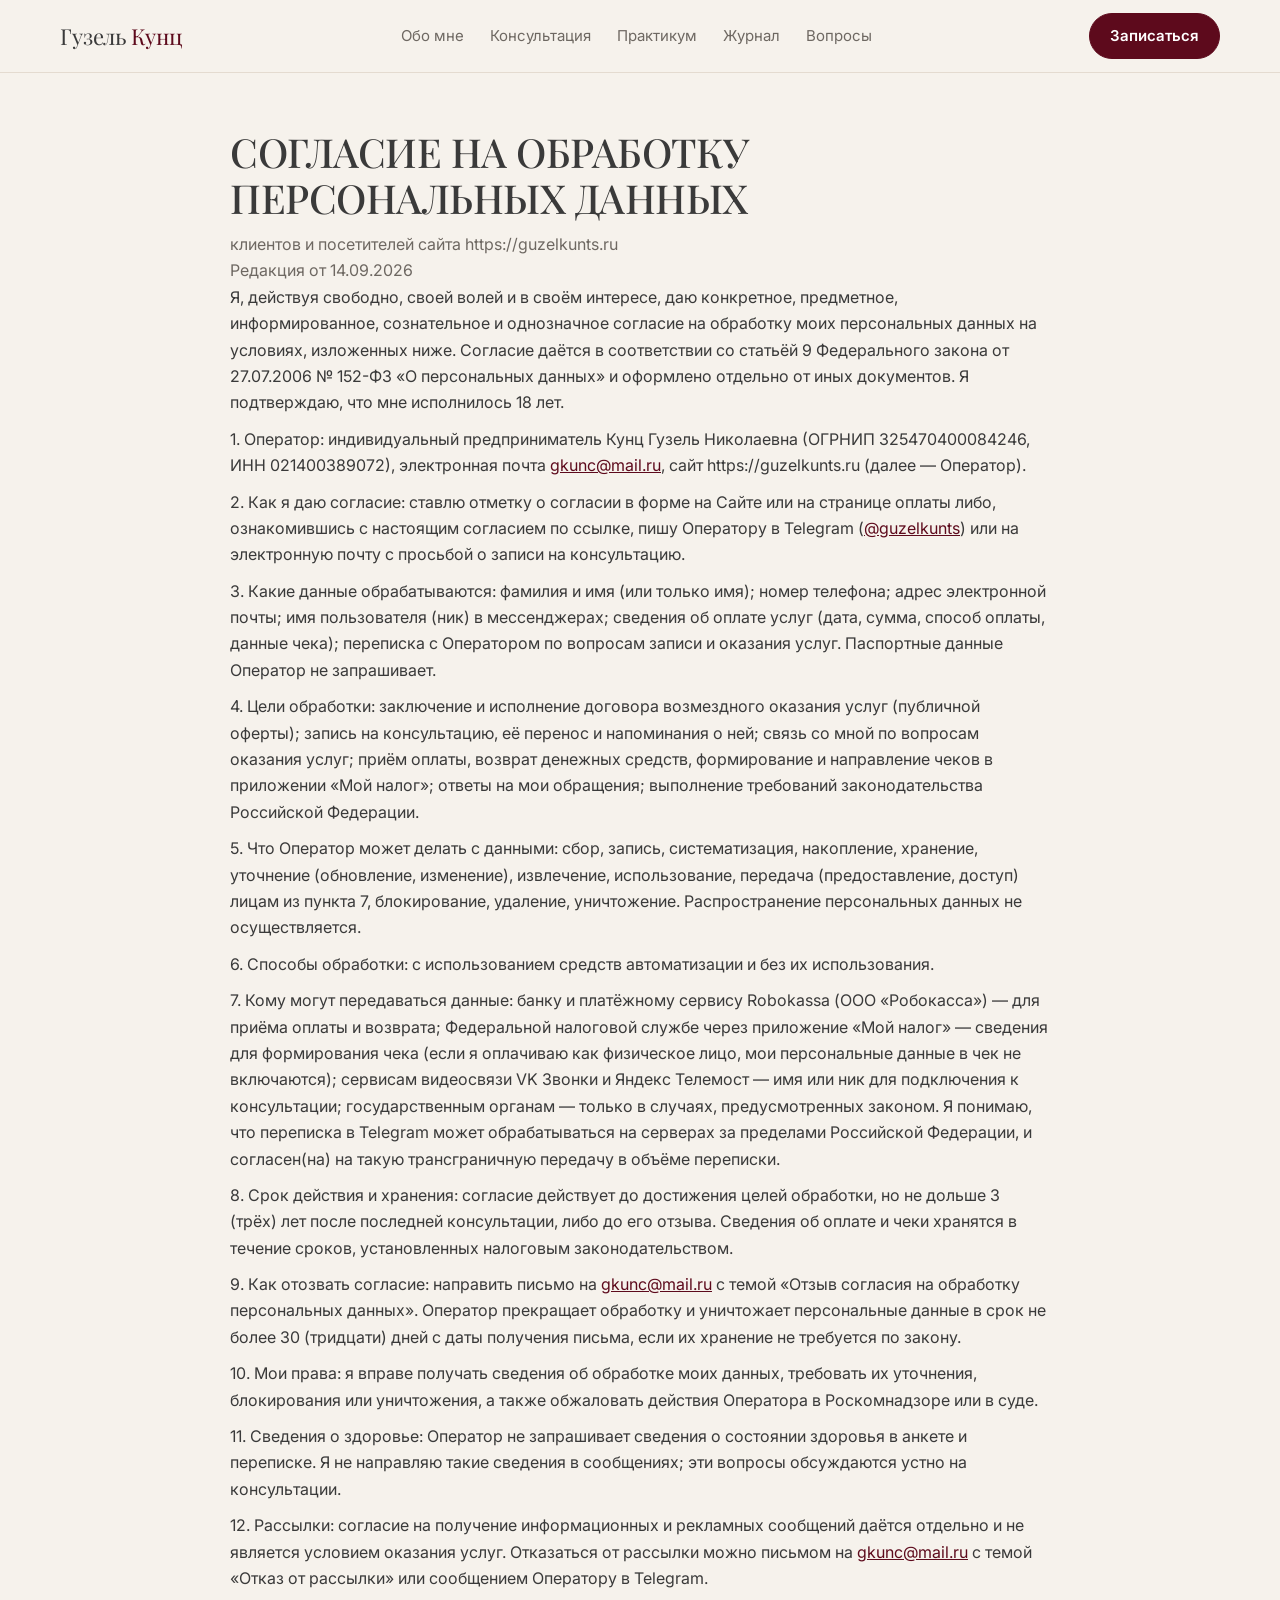
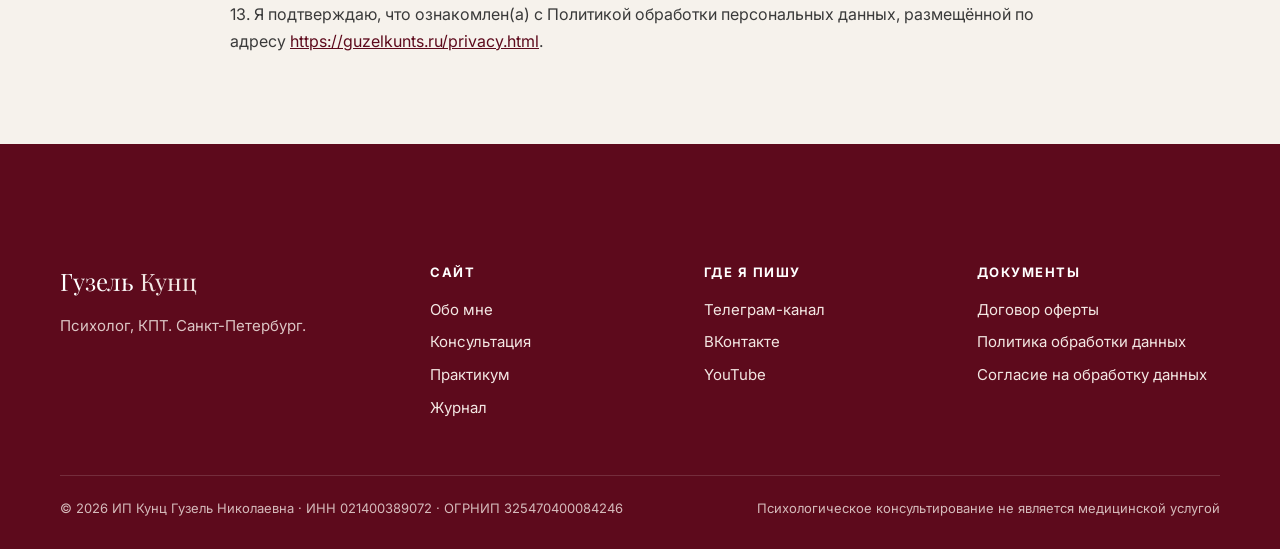
<file: consent.html>
<!DOCTYPE html>
<html lang="ru">
<head>
<meta charset="utf-8">
<meta name="viewport" content="width=device-width, initial-scale=1">
<title>Согласие на обработку персональных данных — Гузель Кунц</title>
<meta name="robots" content="noindex, follow">
<link rel="preconnect" href="https://fonts.googleapis.com">
<link rel="preconnect" href="https://fonts.gstatic.com" crossorigin>
<link href="https://fonts.googleapis.com/css2?family=Inter:wght@400;500;600&family=Playfair+Display:ital,wght@0,500;1,500&display=swap" rel="stylesheet">
<link rel="stylesheet" href="style.css?v=20260916b">
</head>
<body>

<header class="header">
  <div class="wrap">
    <a class="logo" href="index.html">Гузель <span>Кунц</span></a>
    <nav class="nav">
      <a href="index.html#about">Обо мне</a>
      <a href="index.html#consult">Консультация</a>
      <a href="club.html">Практикум</a>
      <a href="journal.html">Журнал</a>
      <a href="index.html#faq">Вопросы</a>
    </nav>
    <a class="nav-mobile" href="club.html">Практикум</a>
    <a class="btn btn-main" href="https://t.me/guzelkunts">Записаться</a>
  </div>
</header>

<section class="doc">
  <div class="wrap doc-wrap">
<h1>СОГЛАСИЕ НА ОБРАБОТКУ ПЕРСОНАЛЬНЫХ ДАННЫХ</h1>
<p class="doc-sub">клиентов и посетителей сайта https://guzelkunts.ru</p>
<p class="doc-sub">Редакция от 14.09.2026</p>
<p>Я, действуя свободно, своей волей и в своём интересе, даю конкретное, предметное, информированное, сознательное и однозначное согласие на обработку моих персональных данных на условиях, изложенных ниже. Согласие даётся в соответствии со статьёй 9 Федерального закона от 27.07.2006 № 152-ФЗ &#171;О персональных данных&#187; и оформлено отдельно от иных документов. Я подтверждаю, что мне исполнилось 18 лет.</p>
<p>1. Оператор: индивидуальный предприниматель Кунц Гузель Николаевна (ОГРНИП 325470400084246, ИНН 021400389072), электронная почта <a href="mailto:gkunc@mail.ru">gkunc@mail.ru</a>, сайт https://guzelkunts.ru (далее — Оператор).</p>
<p>2. Как я даю согласие: ставлю отметку о согласии в форме на Сайте или на странице оплаты либо, ознакомившись с настоящим согласием по ссылке, пишу Оператору в Telegram (<a href="https://t.me/guzelkunts">@guzelkunts</a>) или на электронную почту с просьбой о записи на консультацию.</p>
<p>3. Какие данные обрабатываются: фамилия и имя (или только имя); номер телефона; адрес электронной почты; имя пользователя (ник) в мессенджерах; сведения об оплате услуг (дата, сумма, способ оплаты, данные чека); переписка с Оператором по вопросам записи и оказания услуг. Паспортные данные Оператор не запрашивает.</p>
<p>4. Цели обработки: заключение и исполнение договора возмездного оказания услуг (публичной оферты); запись на консультацию, её перенос и напоминания о ней; связь со мной по вопросам оказания услуг; приём оплаты, возврат денежных средств, формирование и направление чеков в приложении &#171;Мой налог&#187;; ответы на мои обращения; выполнение требований законодательства Российской Федерации.</p>
<p>5. Что Оператор может делать с данными: сбор, запись, систематизация, накопление, хранение, уточнение (обновление, изменение), извлечение, использование, передача (предоставление, доступ) лицам из пункта 7, блокирование, удаление, уничтожение. Распространение персональных данных не осуществляется.</p>
<p>6. Способы обработки: с использованием средств автоматизации и без их использования.</p>
<p>7. Кому могут передаваться данные: банку и платёжному сервису Robokassa (ООО &#171;Робокасса&#187;) — для приёма оплаты и возврата; Федеральной налоговой службе через приложение &#171;Мой налог&#187; — сведения для формирования чека (если я оплачиваю как физическое лицо, мои персональные данные в чек не включаются); сервисам видеосвязи VK Звонки и Яндекс Телемост — имя или ник для подключения к консультации; государственным органам — только в случаях, предусмотренных законом. Я понимаю, что переписка в Telegram может обрабатываться на серверах за пределами Российской Федерации, и согласен(на) на такую трансграничную передачу в объёме переписки.</p>
<p>8. Срок действия и хранения: согласие действует до достижения целей обработки, но не дольше 3 (трёх) лет после последней консультации, либо до его отзыва. Сведения об оплате и чеки хранятся в течение сроков, установленных налоговым законодательством.</p>
<p>9. Как отозвать согласие: направить письмо на <a href="mailto:gkunc@mail.ru">gkunc@mail.ru</a> с темой &#171;Отзыв согласия на обработку персональных данных&#187;. Оператор прекращает обработку и уничтожает персональные данные в срок не более 30 (тридцати) дней с даты получения письма, если их хранение не требуется по закону.</p>
<p>10. Мои права: я вправе получать сведения об обработке моих данных, требовать их уточнения, блокирования или уничтожения, а также обжаловать действия Оператора в Роскомнадзоре или в суде.</p>
<p>11. Сведения о здоровье: Оператор не запрашивает сведения о состоянии здоровья в анкете и переписке. Я не направляю такие сведения в сообщениях; эти вопросы обсуждаются устно на консультации.</p>
<p>12. Рассылки: согласие на получение информационных и рекламных сообщений даётся отдельно и не является условием оказания услуг. Отказаться от рассылки можно письмом на <a href="mailto:gkunc@mail.ru">gkunc@mail.ru</a> с темой &#171;Отказ от рассылки&#187; или сообщением Оператору в Telegram.</p>
<p>13. Я подтверждаю, что ознакомлен(а) с Политикой обработки персональных данных, размещённой по адресу <a href="privacy.html">https://guzelkunts.ru/privacy.html</a>.</p>
  </div>
</section>

<footer class="footer">
  <div class="wrap">
    <div class="footer-cols">
      <div>
        <a class="logo" href="index.html">Гузель <span>Кунц</span></a>
        <p style="margin-top:12px;font-size:15px;opacity:.85">Психолог, КПТ. Санкт-Петербург.</p>
      </div>
      <div>
        <h4>Сайт</h4>
        <ul>
          <li><a href="index.html#about">Обо мне</a></li>
          <li><a href="index.html#consult">Консультация</a></li>
          <li></li>
          <li><a href="club.html">Практикум</a></li>
          <li><a href="journal.html">Журнал</a></li>
        </ul>
      </div>
      <div>
        <h4>Где я пишу</h4>
        <ul>
          <li><a href="https://t.me/ps_kunts" target="_blank" rel="noopener">Телеграм-канал</a></li>
          <li><a href="https://vk.ru/guzelkunzpsy" target="_blank" rel="noopener">ВКонтакте</a></li>
          <li><a href="https://www.youtube.com/@gusel_kunts" target="_blank" rel="noopener">YouTube</a></li>
        </ul>
      </div>
      <div>
        <h4>Документы</h4>
        <ul>
          <li><a href="oferta.html">Договор оферты</a></li>
          <li><a href="privacy.html">Политика обработки данных</a></li>
          <li><a href="consent.html">Согласие на обработку данных</a></li>
        </ul>
      </div>
    </div>
    <div class="footer-bottom">
      <span>© 2026 ИП Кунц Гузель Николаевна · ИНН 021400389072 · ОГРНИП 325470400084246</span>
      <span>Психологическое консультирование не является медицинской услугой</span>
    </div>
  </div>
</footer>

</body>
</html>
</file>
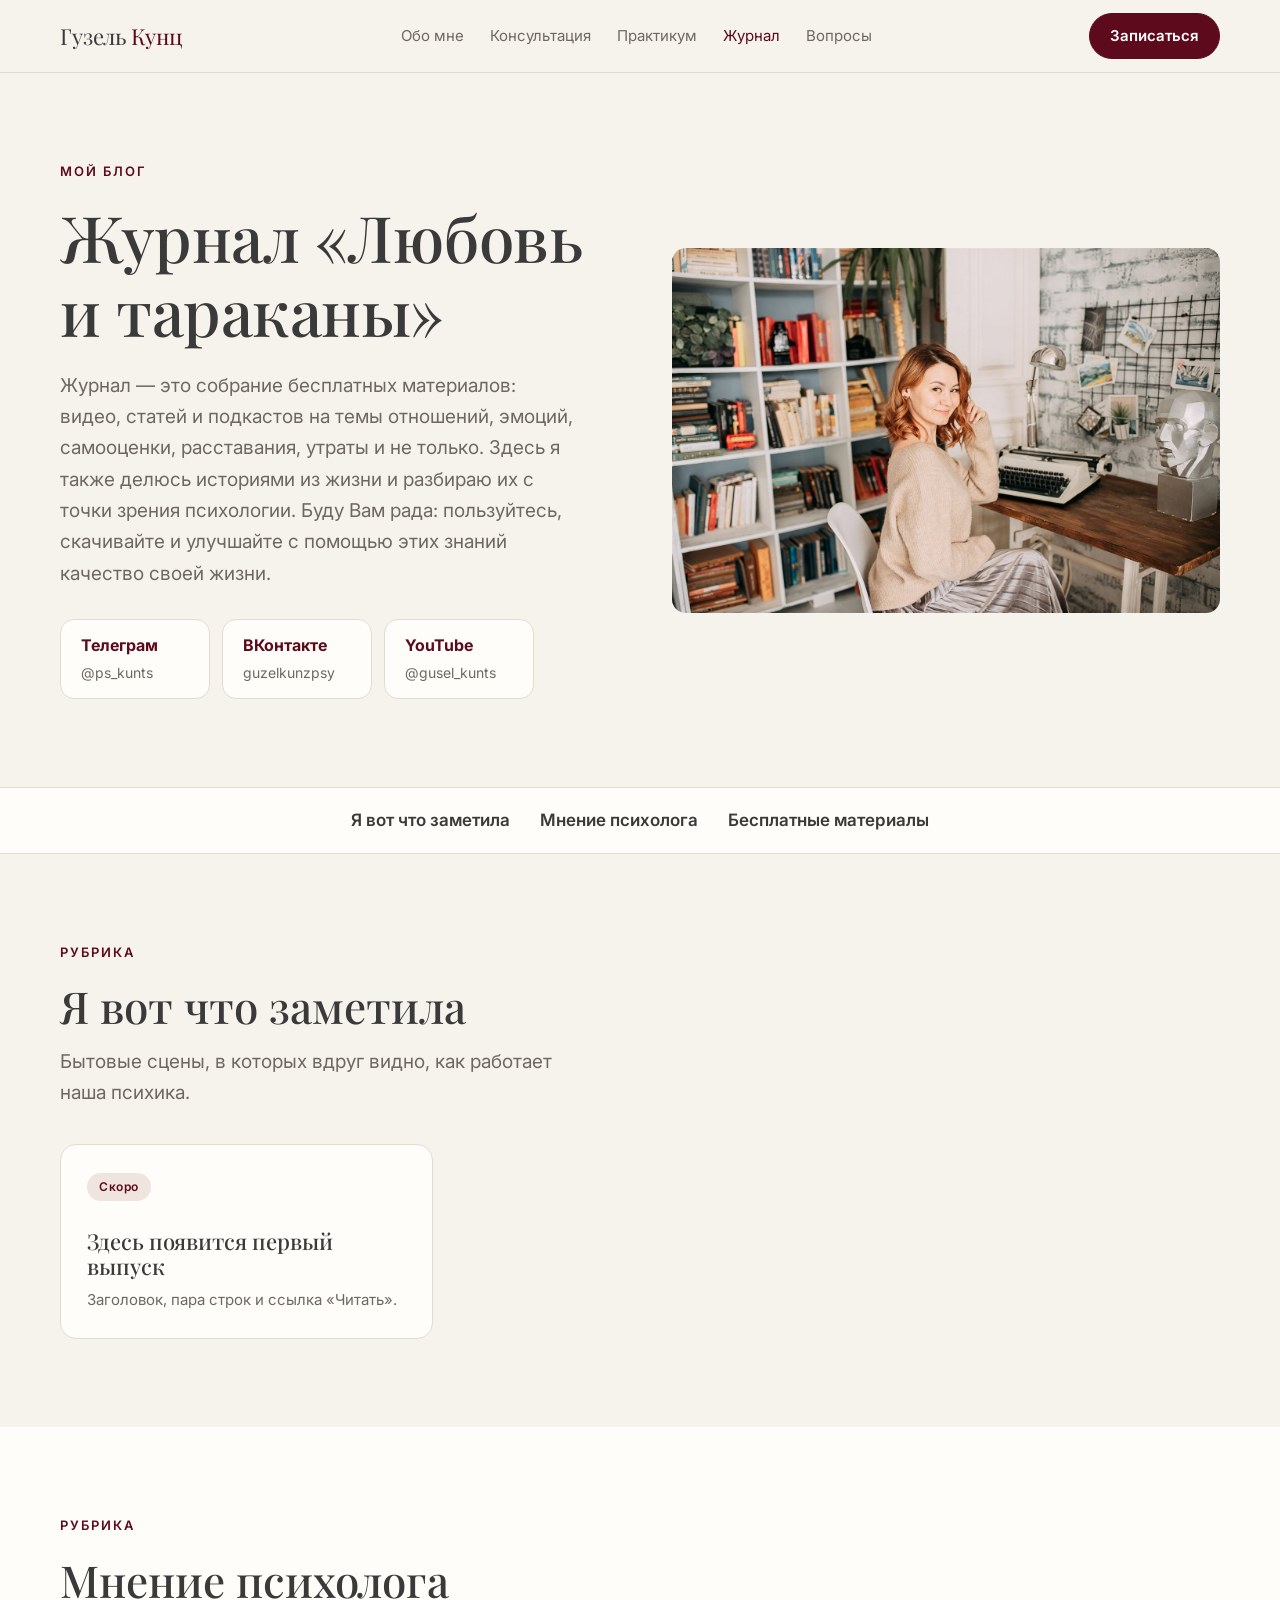
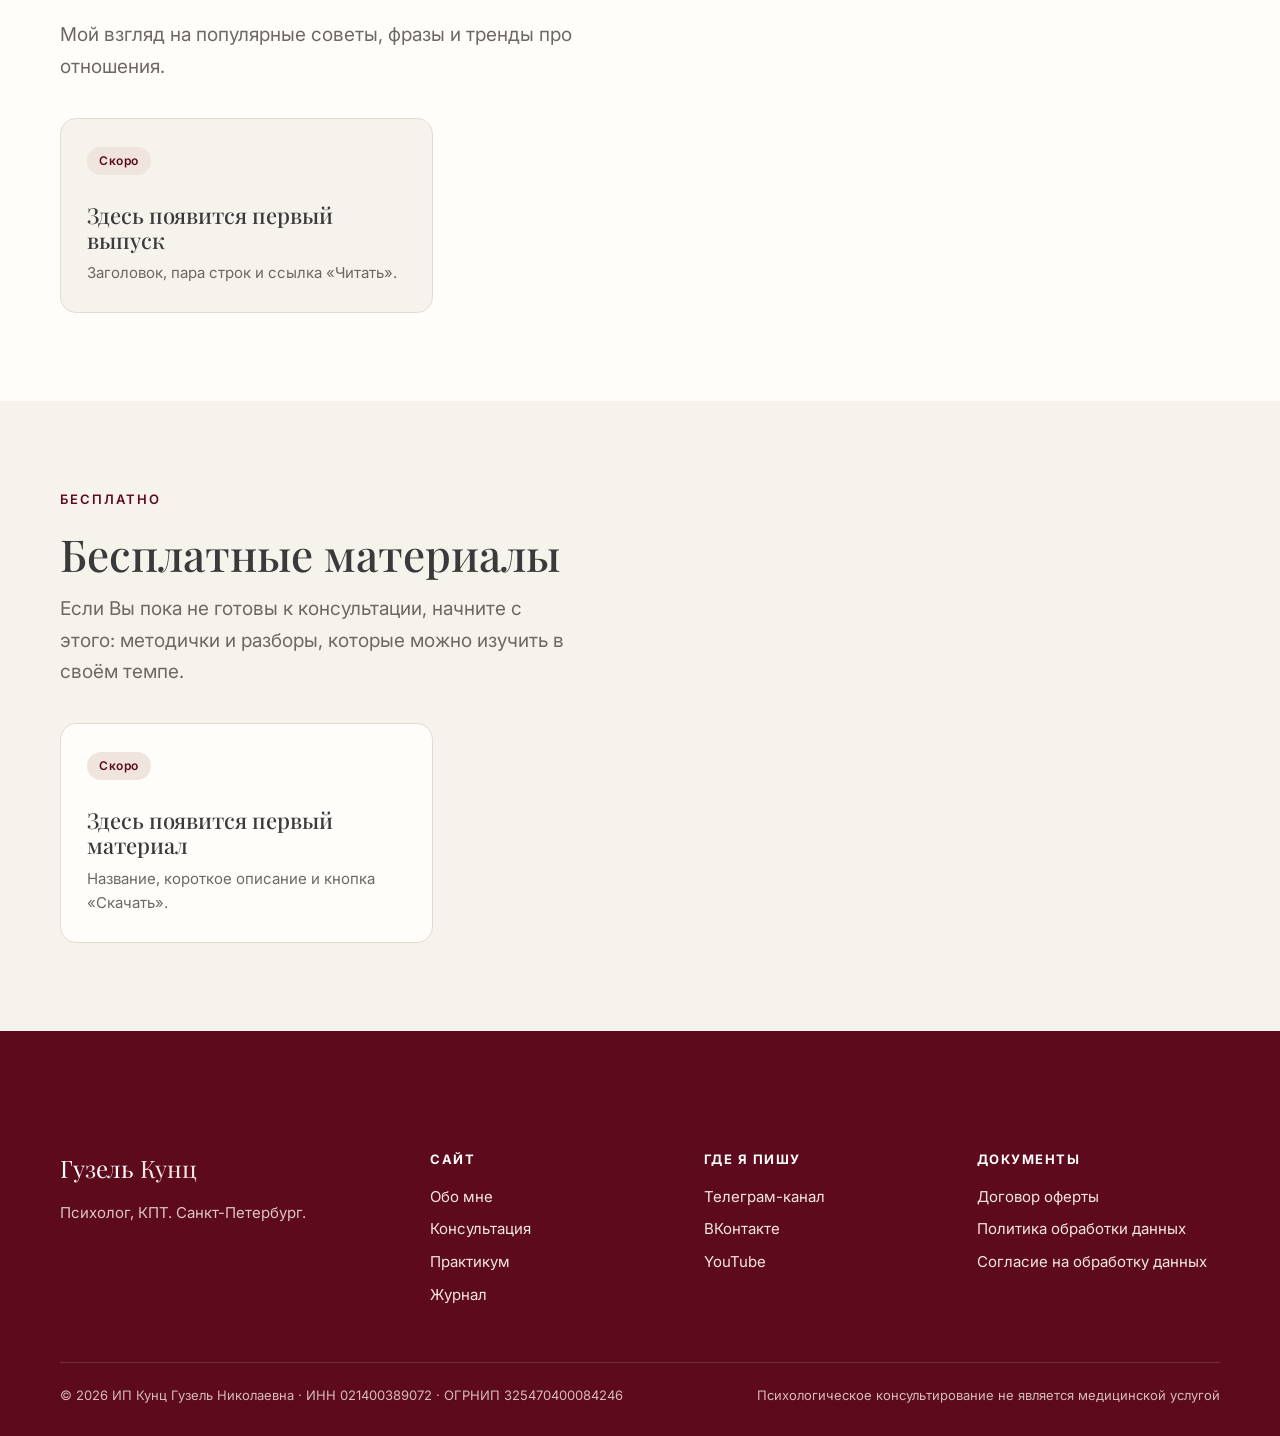
<file: journal.html>
<!DOCTYPE html>
<html lang="ru">
<head>
<meta charset="utf-8">
<meta name="viewport" content="width=device-width, initial-scale=1">
<title>Журнал «Любовь и тараканы» — Гузель Кунц</title>
<meta name="description" content="Журнал психолога Гузель Кунц «Любовь и тараканы»: бесплатные видео, статьи и подкасты об отношениях, эмоциях, самооценке, расставании и утрате.">
<link rel="preconnect" href="https://fonts.googleapis.com">
<link rel="preconnect" href="https://fonts.gstatic.com" crossorigin>
<link href="https://fonts.googleapis.com/css2?family=Inter:wght@400;500;600&family=Playfair+Display:ital,wght@0,500;1,500&display=swap" rel="stylesheet">
<link rel="stylesheet" href="style.css?v=20260916b">
</head>
<body>

<header class="header">
  <div class="wrap">
    <a class="logo" href="index.html">Гузель <span>Кунц</span></a>
    <nav class="nav">
      <a href="index.html#about">Обо мне</a>
      <a href="index.html#consult">Консультация</a>
      <a href="club.html">Практикум</a>
      <a href="journal.html" style="color:var(--cherry)">Журнал</a>
      <a href="index.html#faq">Вопросы</a>
    </nav>
    <a class="nav-mobile" href="club.html">Практикум</a>
    <a class="btn btn-main" href="https://t.me/guzelkunts">Записаться</a>
  </div>
</header>

<!-- Шапка журнала + соцсети -->
<section class="product journal-hero">
  <div class="wrap">
    <div>
      <div class="eyebrow">Мой блог</div>
      <h1>Журнал «Любовь и&nbsp;тараканы»</h1>
      <p class="lead" style="margin-top:22px">Журнал — это собрание бесплатных материалов: видео, статей и подкастов на темы отношений, эмоций, самооценки, расставания, утраты и не только. Здесь я также делюсь историями из жизни и разбираю их с точки зрения психологии. Буду Вам рада: пользуйтесь, скачивайте и улучшайте с помощью этих знаний качество своей жизни.</p>
      <div class="socials">
        <a href="https://t.me/ps_kunts" target="_blank" rel="noopener"><b>Телеграм</b><span>@ps_kunts</span></a>
        <a href="https://vk.ru/guzelkunzpsy" target="_blank" rel="noopener"><b>ВКонтакте</b><span>guzelkunzpsy</span></a>
        <a href="https://www.youtube.com/@gusel_kunts" target="_blank" rel="noopener"><b>YouTube</b><span>@gusel_kunts</span></a>
      </div>
    </div>
    <img src="img/video-cover.jpg" alt="Гузель за печатной машинкой среди книг" style="aspect-ratio:3/2">
  </div>
</section>

<!-- Навигация по рубрикам -->
<div class="rubric-nav">
  <div class="wrap">
    <a href="#noticed">Я вот что заметила</a>
    <a href="#opinion">Мнение психолога</a>
    <a href="#free">Бесплатные материалы</a>
  </div>
</div>

<!-- Рубрика 1 -->
<section id="noticed">
  <div class="wrap">
    <div class="eyebrow">Рубрика</div>
    <h2>Я вот что заметила</h2>
    <p class="lead" style="margin-top:14px">Бытовые сцены, в которых вдруг видно, как работает наша психика.</p>
    <div class="posts">
      <div class="post placeholder">
        <span class="badge soft">Скоро</span>
        <h3>Здесь появится первый выпуск</h3>
        <p class="muted">Заголовок, пара строк и ссылка «Читать».</p>
      </div>
    </div>
  </div>
</section>

<!-- Рубрика 2 -->
<section class="tint" id="opinion">
  <div class="wrap">
    <div class="eyebrow">Рубрика</div>
    <h2>Мнение психолога</h2>
    <p class="lead" style="margin-top:14px">Мой взгляд на популярные советы, фразы и тренды про отношения.</p>
    <div class="posts">
      <div class="post placeholder">
        <span class="badge soft">Скоро</span>
        <h3>Здесь появится первый выпуск</h3>
        <p class="muted">Заголовок, пара строк и ссылка «Читать».</p>
      </div>
    </div>
  </div>
</section>

<!-- Бесплатные материалы -->
<section id="free">
  <div class="wrap">
    <div class="eyebrow">Бесплатно</div>
    <h2>Бесплатные материалы</h2>
    <p class="lead" style="margin-top:14px">Если Вы пока не готовы к консультации, начните с этого: методички и разборы, которые можно изучить в своём темпе.</p>
    <div class="posts">
      <div class="post placeholder">
        <span class="badge soft">Скоро</span>
        <h3>Здесь появится первый материал</h3>
        <p class="muted">Название, короткое описание и кнопка «Скачать».</p>
      </div>
    </div>
  </div>
</section>

<footer class="footer">
  <div class="wrap">
    <div class="footer-cols">
      <div>
        <a class="logo" href="index.html">Гузель <span>Кунц</span></a>
        <p style="margin-top:12px;font-size:15px;opacity:.85">Психолог, КПТ. Санкт-Петербург.</p>
      </div>
      <div>
        <h4>Сайт</h4>
        <ul>
          <li><a href="index.html#about">Обо мне</a></li>
          <li><a href="index.html#consult">Консультация</a></li>
          <li></li>
          <li><a href="club.html">Практикум</a></li>
          <li><a href="journal.html">Журнал</a></li>
        </ul>
      </div>
      <div>
        <h4>Где я пишу</h4>
        <ul>
          <li><a href="https://t.me/ps_kunts" target="_blank" rel="noopener">Телеграм-канал</a></li>
          <li><a href="https://vk.ru/guzelkunzpsy" target="_blank" rel="noopener">ВКонтакте</a></li>
          <li><a href="https://www.youtube.com/@gusel_kunts" target="_blank" rel="noopener">YouTube</a></li>
        </ul>
      </div>
      <div>
        <h4>Документы</h4>
        <ul>
          <li><a href="oferta.html">Договор оферты</a></li>
          <li><a href="privacy.html">Политика обработки данных</a></li>
          <li><a href="consent.html">Согласие на обработку данных</a></li>
        </ul>
      </div>
    </div>
    <div class="footer-bottom">
      <span>© 2026 ИП Кунц Гузель Николаевна · ИНН 021400389072 · ОГРНИП 325470400084246</span>
      <span>Психологическое консультирование не является медицинской услугой</span>
    </div>
  </div>
</footer>

</body>
</html>
</file>
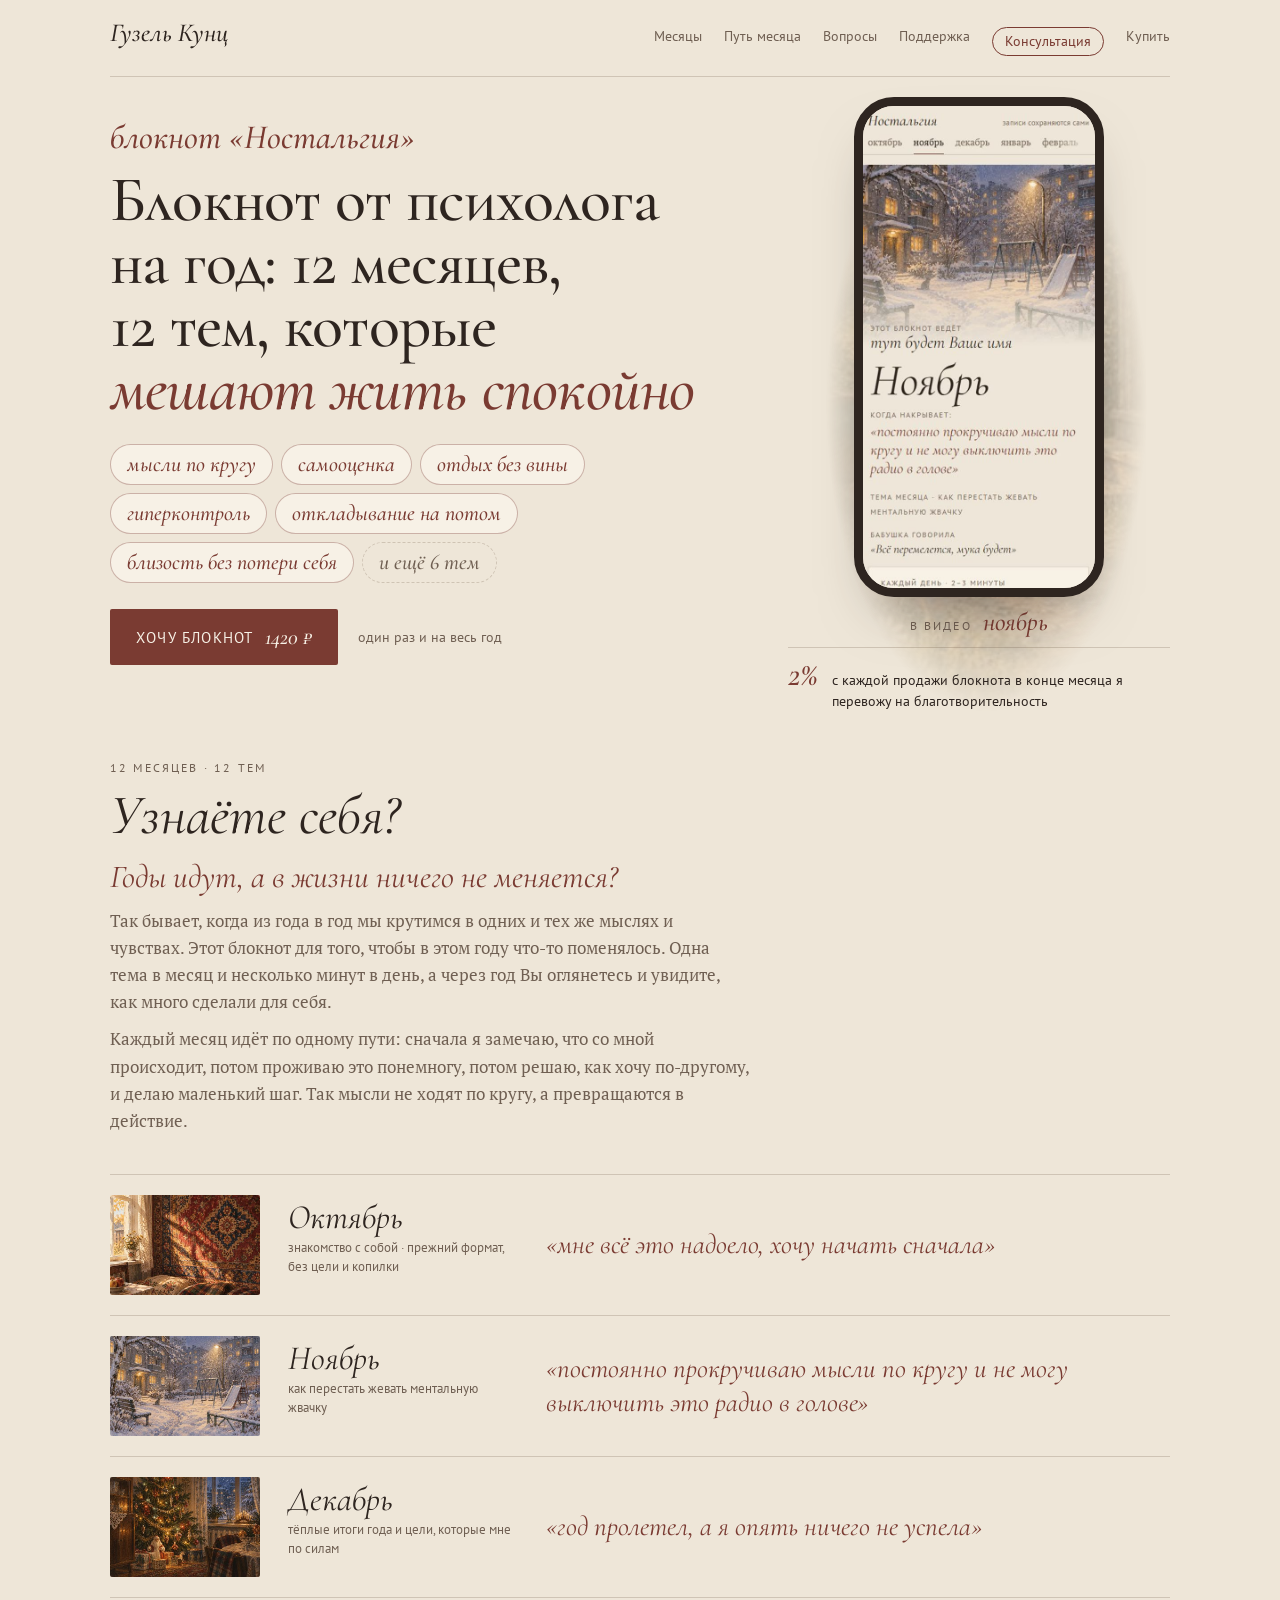
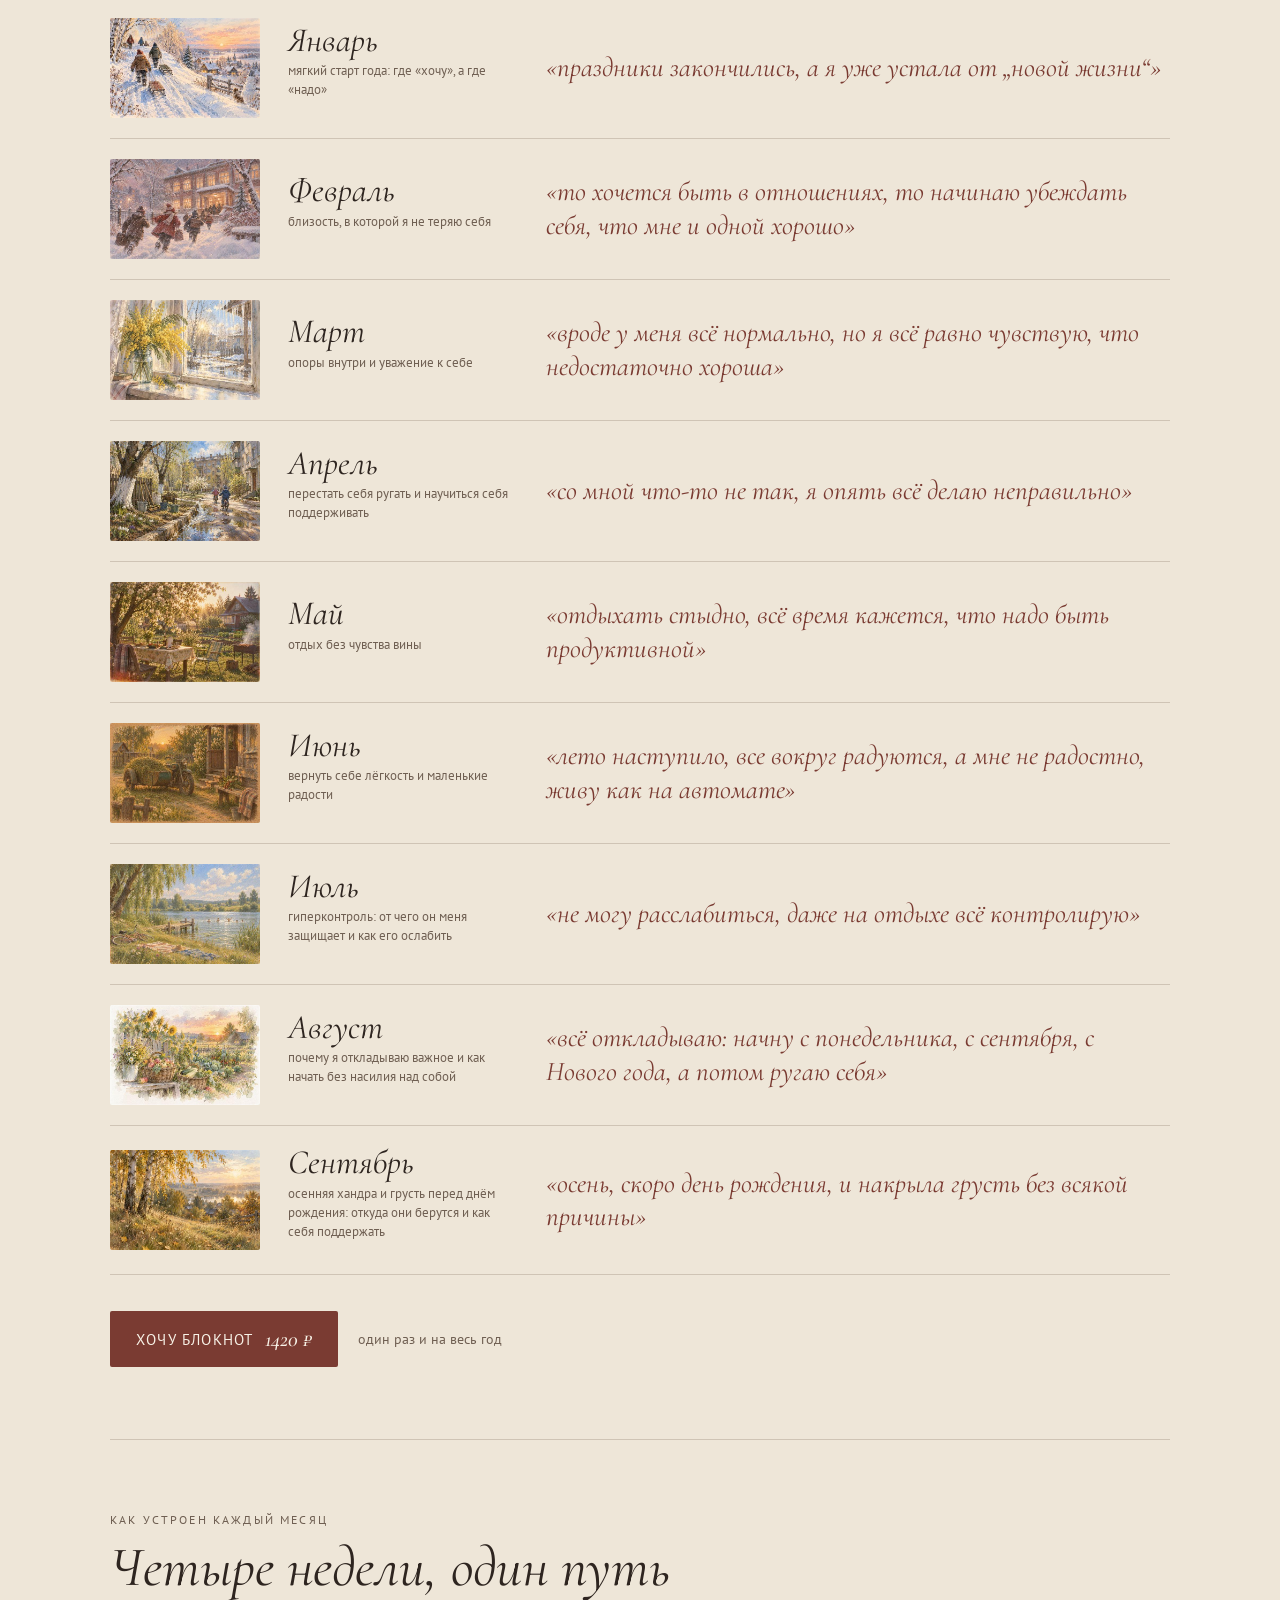
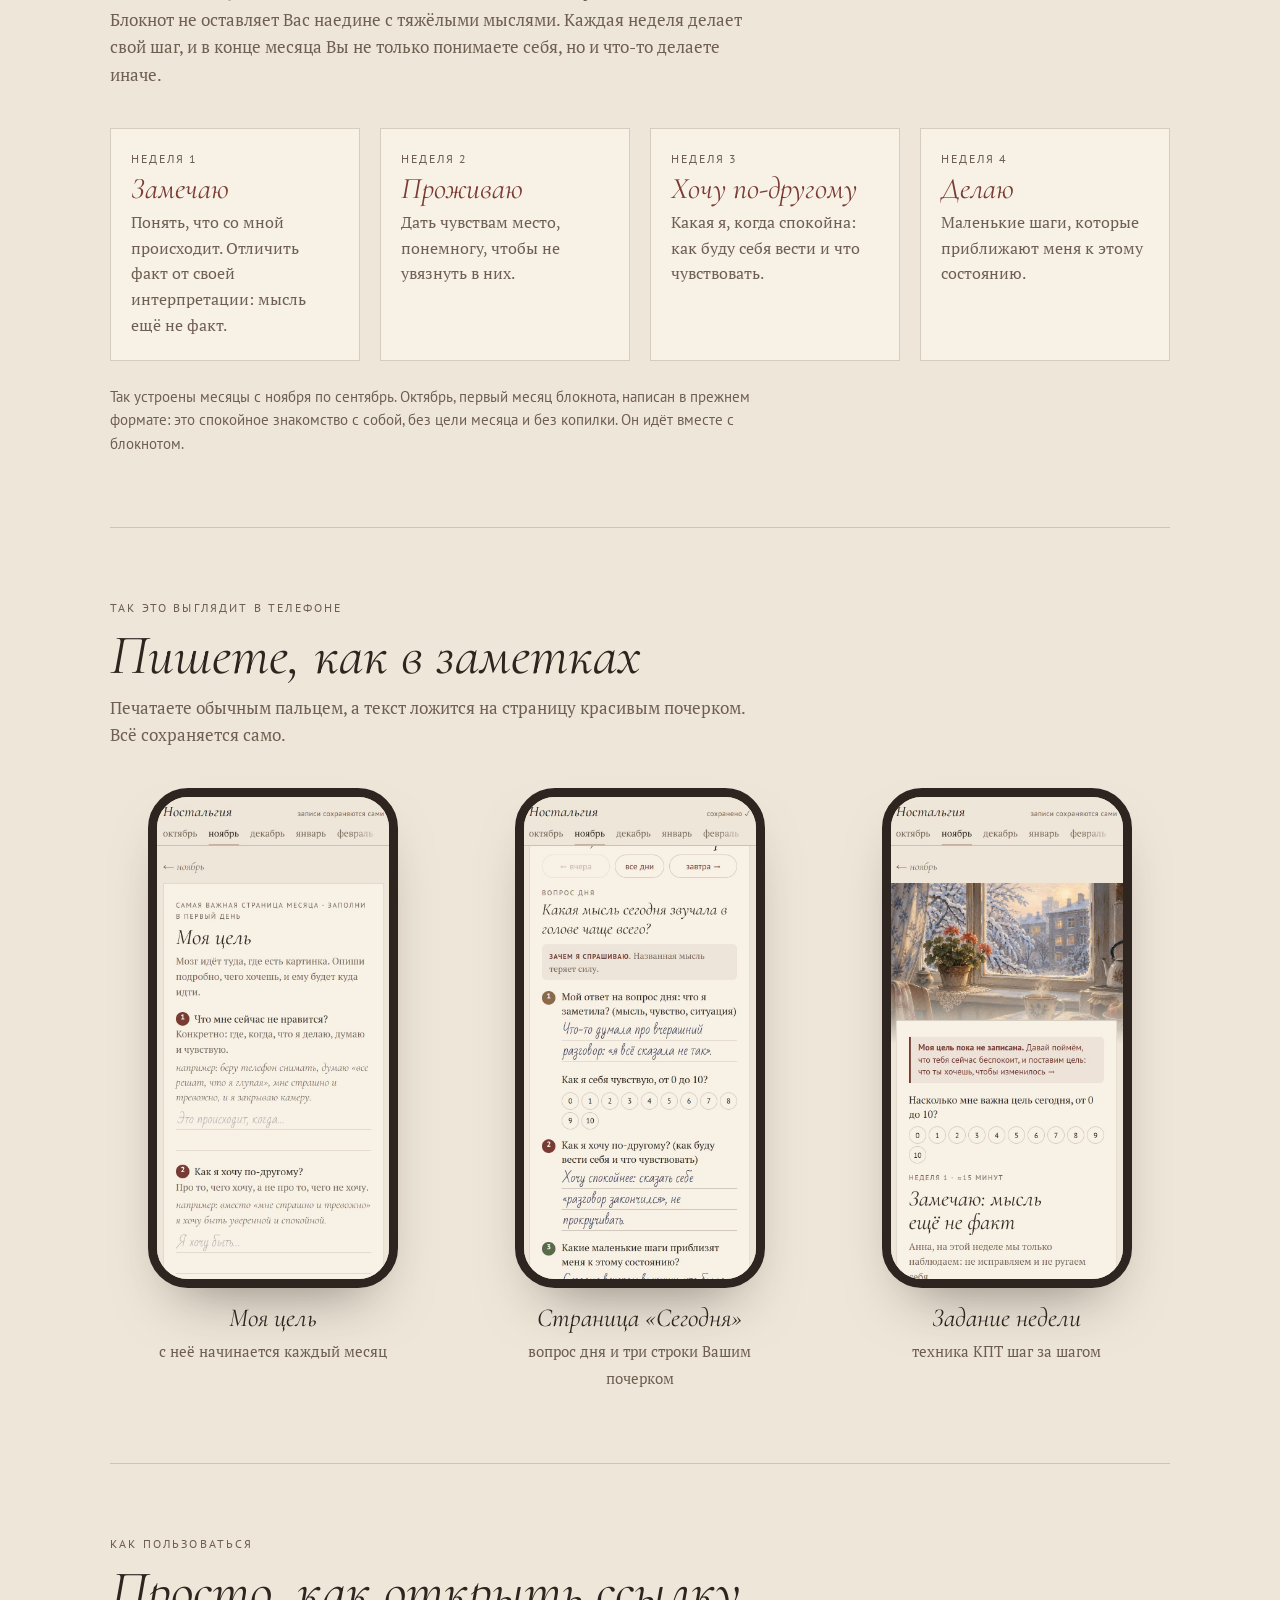
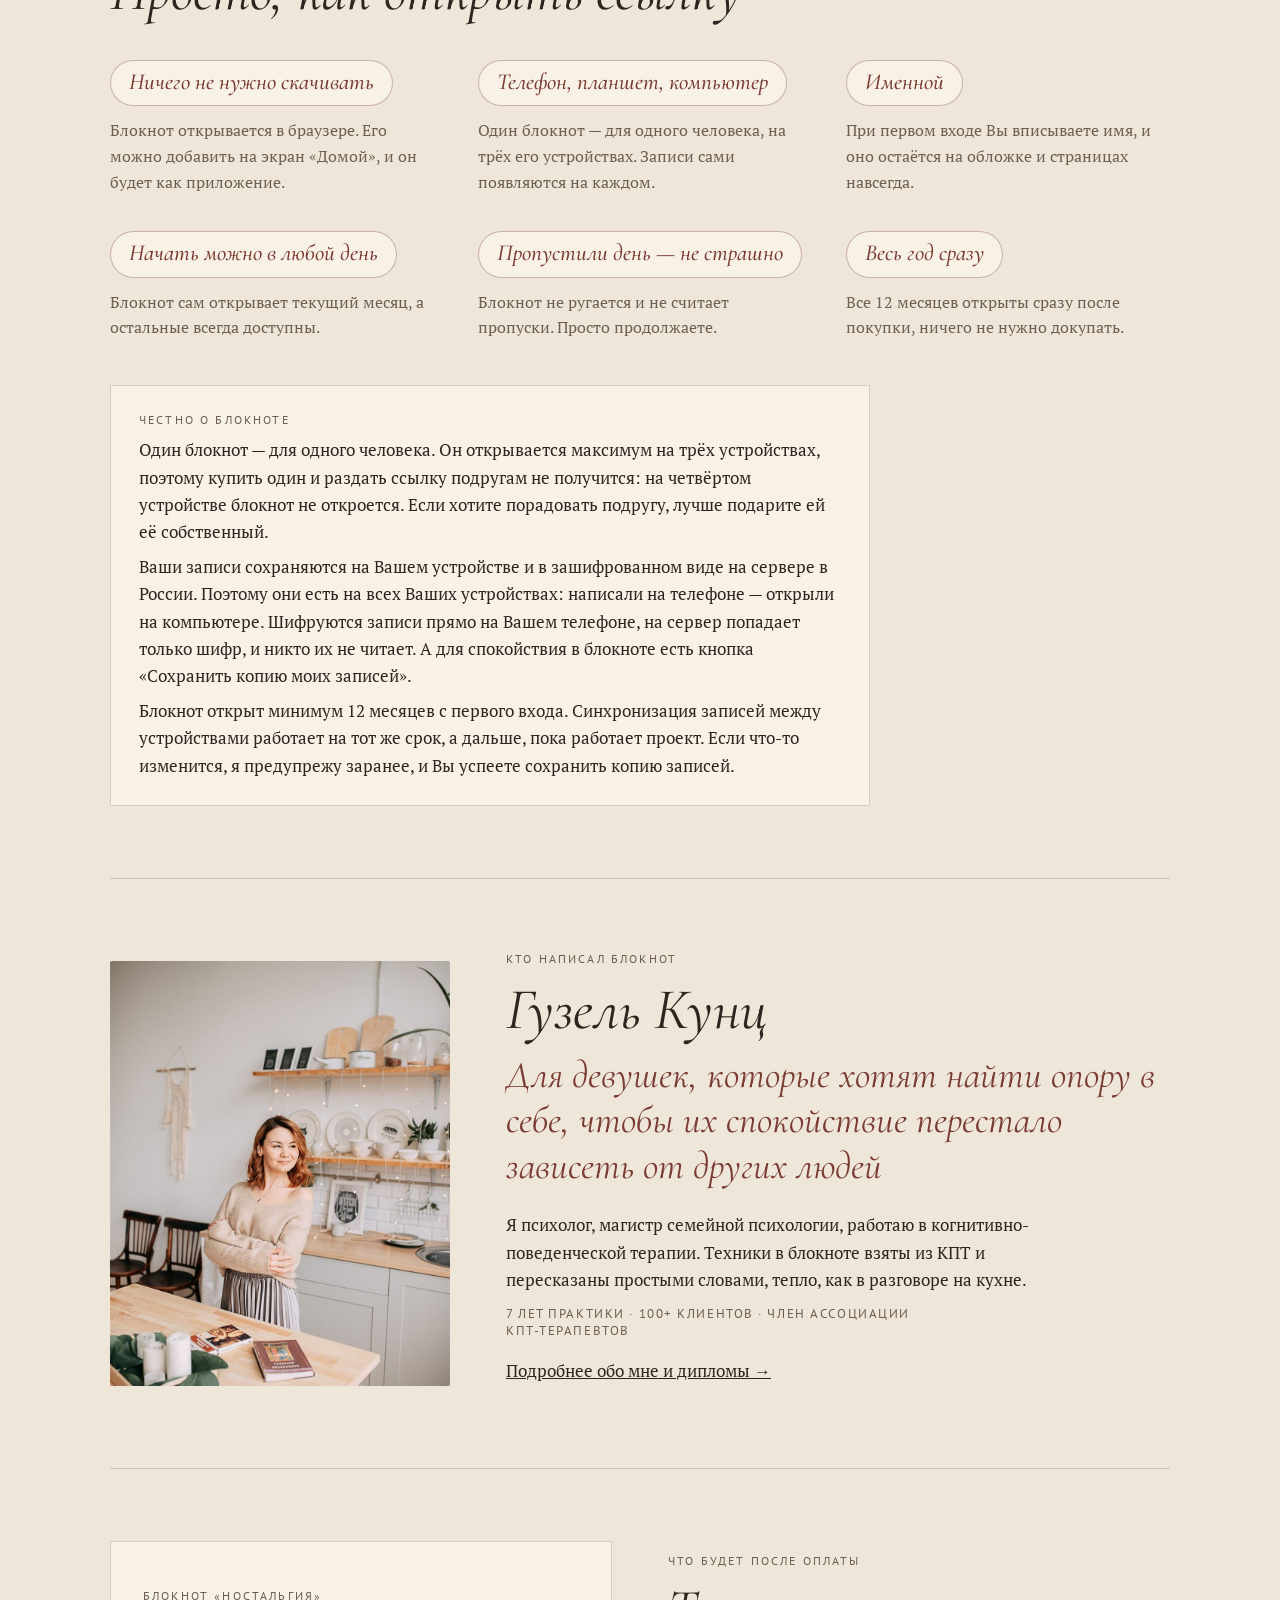
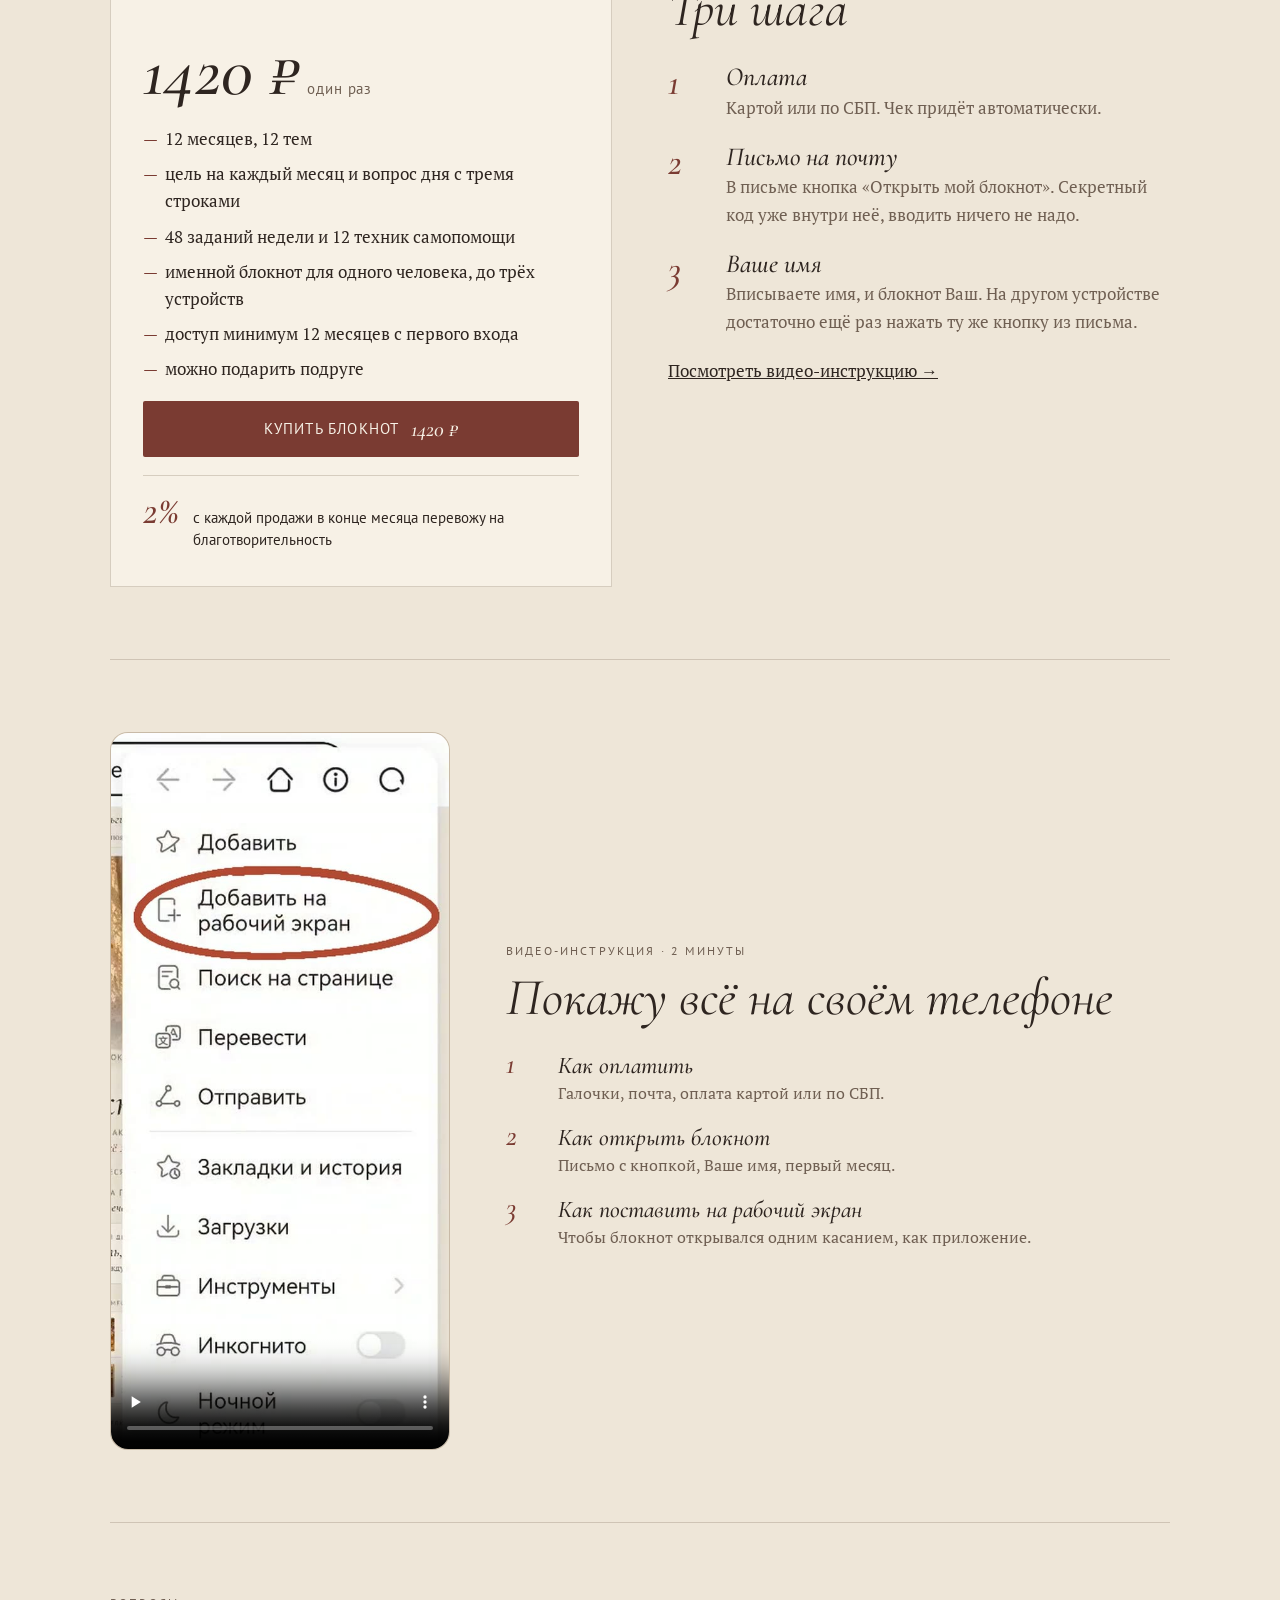
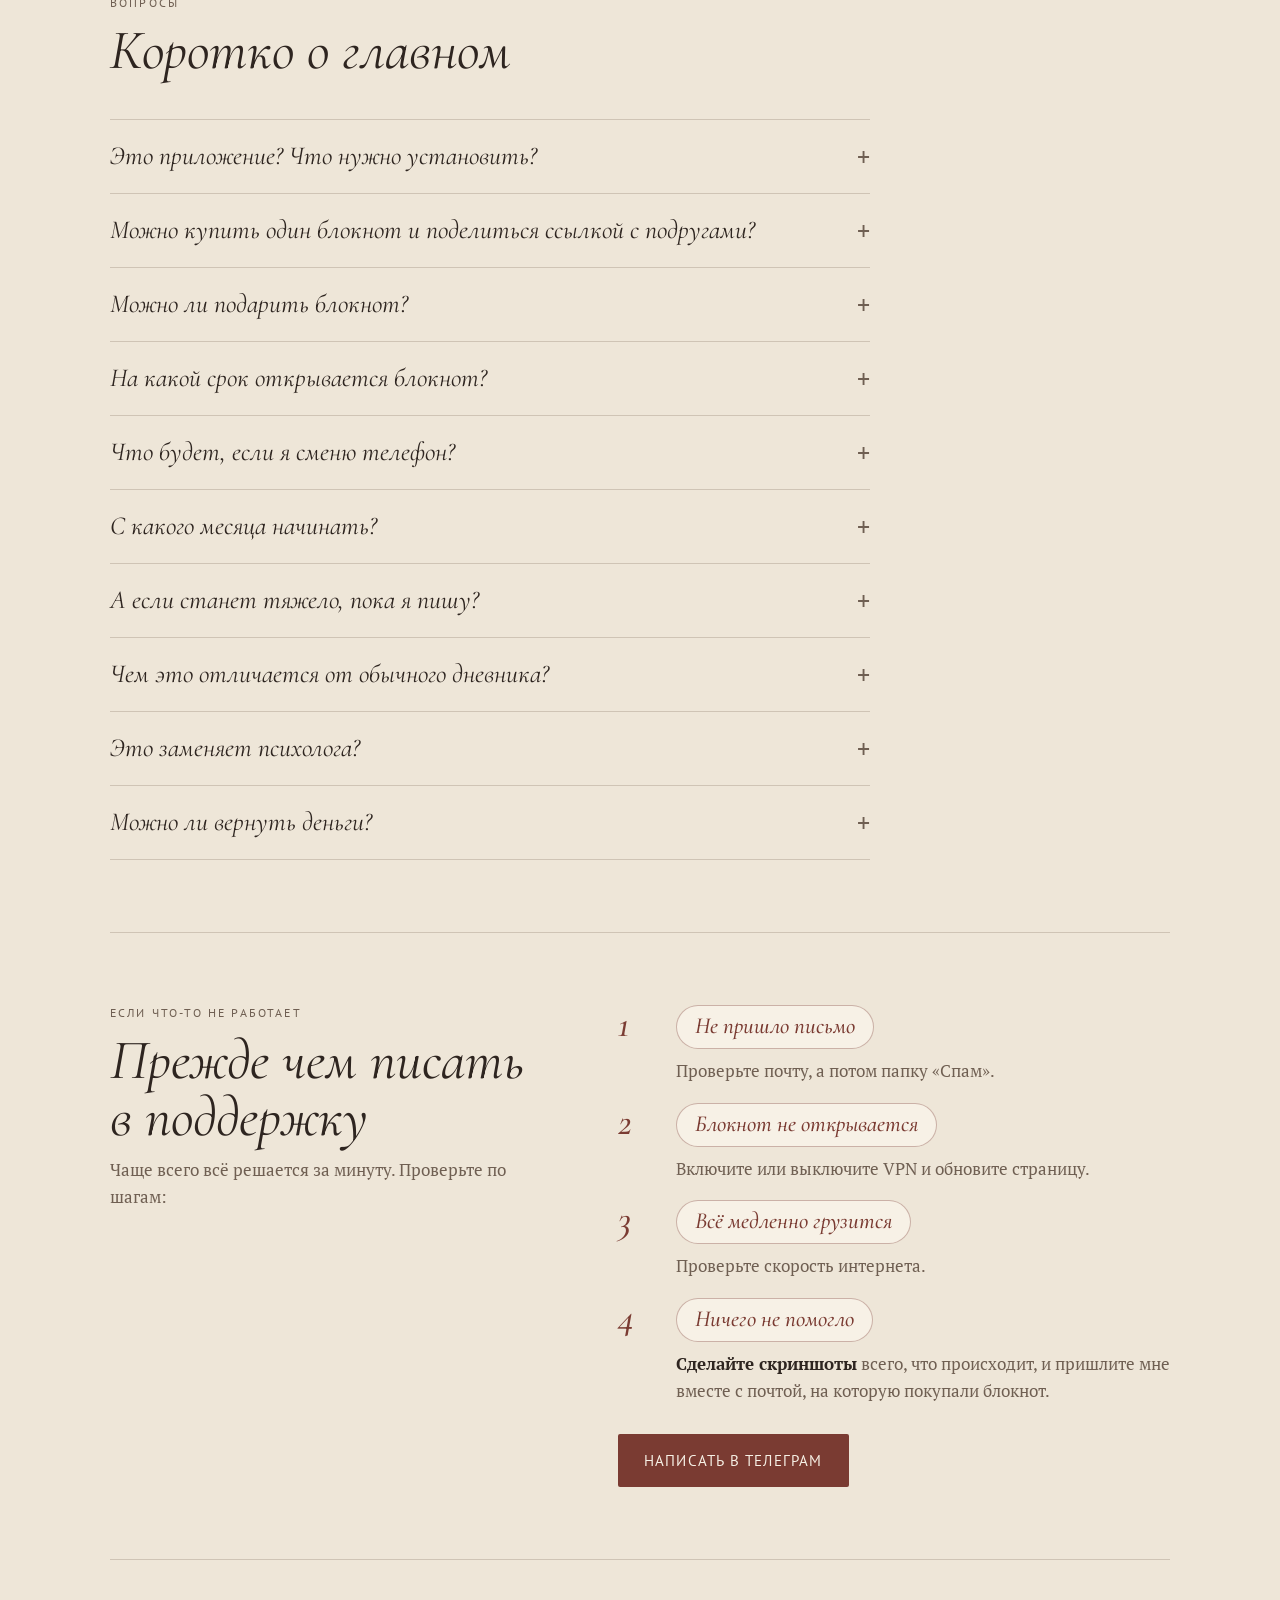
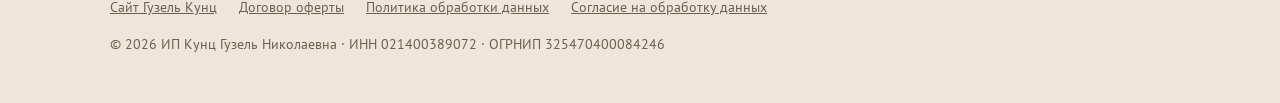
<file: nostalgia.html>
<!doctype html>
<html lang="ru">
<meta charset="utf-8">
<meta name="viewport" content="width=device-width, initial-scale=1">
<title>Блокнот «Ностальгия»</title>
<meta name="description" content="Блокнот от психолога на год: 12 месяцев, 12 тем. Каждый месяц идёт по пути: заметить, прожить, решить, как хочу по-другому, и сделать маленький шаг. Пишете прямо в телефоне.">
<link rel="preconnect" href="https://fonts.googleapis.com">
<link rel="preconnect" href="https://fonts.gstatic.com" crossorigin>
<link rel="stylesheet" href="https://fonts.googleapis.com/css2?family=Bad+Script&family=Cormorant+Garamond:ital,wght@0,400;0,500;1,400;1,500&family=PT+Sans:wght@400;700&family=PT+Serif:ital@0;1&display=swap">
<style>
:root{
  --bg:#EEE6D8; --paper:#F7F1E6; --ink:#2E2520; --soft:#6F5F52; --line:rgba(110,88,70,.24);
  --accent:#7A3B32; --accent-deep:#5E2B24; --pen:#3B3A58; --shade:#E4D9C6;
  --display:"Cormorant Garamond", Georgia, serif;
  --serif:"PT Serif", Georgia, serif;
  --hand:"Bad Script", "Segoe Script", cursive;
  --ui:"PT Sans", "Segoe UI", system-ui, sans-serif;
}
*{box-sizing:border-box}
html{scroll-behavior:smooth}
body{margin:0;background:var(--bg);color:var(--ink);font:17px/1.6 var(--serif);padding-inline:16px}
img{max-width:100%;display:block}
a{color:inherit}
.wrap{max-width:1060px;margin:0 auto}
h1,h2,h3{font-family:var(--display);font-weight:400;margin:0;line-height:1.02;text-wrap:balance}
.label{font:12px/1.4 var(--ui);text-transform:uppercase;letter-spacing:.18em;color:var(--soft)}
section{padding-block:72px}
#year{padding-top:36px}
section + section{border-top:1px solid var(--line)}
.sec-head{display:grid;gap:10px;max-width:640px;margin-bottom:40px}
.sec-head h2{font-size:clamp(38px,6vw,56px);font-style:italic}
.sec-head p{margin:0;color:var(--soft)}
.sec-head .years{font:italic 400 clamp(26px,3.2vw,32px)/1.2 var(--display);color:var(--accent);margin-top:4px}
.btn{display:inline-flex;align-items:center;justify-content:center;gap:12px;border:0;border-radius:2px;background:var(--accent);color:var(--paper);font:15px var(--ui);letter-spacing:.08em;text-transform:uppercase;padding:17px 26px;text-decoration:none;cursor:pointer;transition:background .2s}
.btn:hover{background:var(--accent-deep)}
.btn b{font:italic 500 22px/1 var(--display);letter-spacing:0;text-transform:none}
:focus-visible{outline:2px solid var(--accent);outline-offset:3px}

/* шапка */
.top{display:flex;justify-content:space-between;align-items:baseline;gap:16px;padding-block:20px;border-bottom:1px solid var(--line)}
.top .brand{font:italic 500 26px/1 var(--display);text-decoration:none}
.top nav{display:flex;gap:22px;font:14px var(--ui);color:var(--soft)}
.top nav a{text-decoration:none}
.top nav a.keep{color:var(--accent);border:1px solid var(--accent);border-radius:999px;padding:6px 12px;line-height:1.1}
@media (max-width:640px){.top nav{gap:10px;align-items:center}.top nav a:not(:last-child):not(.keep){display:none}}

/* первый экран */
.hero{display:grid;grid-template-columns:1.25fr .75fr;gap:40px;align-items:start;padding-block:20px 12px}
.hero > div:first-child{padding-top:24px}
.hero .owner{margin:0 0 10px}
.hero .name{font:italic 500 clamp(28px,3vw,34px)/1 var(--display);color:var(--accent);margin:0 0 14px}
.hero .owner b{display:block;text-transform:none;letter-spacing:0;font:italic 400 30px/1.15 var(--display);color:var(--ink);min-height:1.15em}
.hero h1{font-size:clamp(38px,5.2vw,64px);font-weight:500;line-height:.98;letter-spacing:-.012em;margin:0 0 24px}
.hero h1 em{color:var(--accent)}
.hero .topics{list-style:none;margin:0;padding:0;display:flex;flex-wrap:wrap;gap:8px;max-width:34em}
.hero .topics li{font:italic 500 22px/1 var(--display);color:var(--accent);background:var(--paper);border:1px solid rgba(122,59,50,.35);border-radius:999px;padding:8px 16px 9px}
.hero .topics li.more{color:var(--soft);background:transparent;border-style:dashed;border-color:var(--line)}
.hero .lead{margin:0 0 26px;max-width:34em;color:var(--soft)}
.namefield{display:flex;flex-direction:column;gap:4px;margin:0 0 28px;max-width:360px}
.namefield input{border:0;border-bottom:1px solid var(--soft);background:transparent;font:24px/1.3 var(--hand);color:var(--pen);padding:4px 2px;outline:0}
.namefield input::placeholder{color:rgba(59,58,88,.4)}
.buy-row{display:flex;flex-wrap:wrap;align-items:center;gap:14px 20px;margin:0 0 28px}
.buy-row.after-months{margin:36px 0 0}
.buy-row small{font:14px var(--ui);color:var(--soft)}
.phone-stage{position:relative;display:flex;justify-content:center;padding:0}
.phone-stage .phone{width:min(250px,70vw)}
.phone-stage::before{content:"";position:absolute;inset:0 6% 0 10%;background:url(img/m-jun.jpg) center/cover;opacity:.55;filter:saturate(.8);-webkit-mask-image:radial-gradient(closest-side,#000 55%,transparent);mask-image:radial-gradient(closest-side,#000 55%,transparent)}
.phone{position:relative;width:min(300px,78vw);aspect-ratio:390/780;border:9px solid var(--ink);border-radius:40px;overflow:hidden;background:var(--bg);box-shadow:0 30px 60px -30px rgba(46,37,32,.55)}
.phone-fig{margin:0;display:grid;justify-items:center;gap:12px;position:relative}
.next{font:12px/1.4 var(--ui);text-transform:uppercase;letter-spacing:.18em;color:var(--soft)}
.next b{font:italic 500 26px/1 var(--display);text-transform:none;letter-spacing:0;color:var(--accent);margin-left:6px}
.charity{display:flex;align-items:baseline;gap:14px;margin:0;padding:14px 0 0;border-top:1px solid var(--line);max-width:34em;font:15px/1.5 var(--ui);color:var(--ink)}
.charity.under-video{max-width:400px;margin:0;padding-top:10px;font-size:14px}
.charity.under-video b{font-size:34px}
.charity b{font:italic 500 40px/1 var(--display);color:var(--accent);flex:none}
.phone img,.phone video{width:100%;height:100%;object-fit:cover;object-position:top;display:block}
@media (max-width:860px){.hero{grid-template-columns:1fr;gap:24px;padding-top:36px}}

/* год по месяцам */
.months{display:grid}
.month{display:grid;grid-template-columns:150px 230px 1fr;gap:10px 28px;align-items:center;padding-block:20px;border-top:1px solid var(--line)}
.month:last-child{border-bottom:1px solid var(--line)}
.month img{width:150px;aspect-ratio:3/2;object-fit:cover;border-radius:2px}
.month .ph{width:150px;aspect-ratio:3/2;border:1px dashed var(--line);border-radius:2px;display:grid;place-items:center;font:12px var(--ui);color:var(--soft);letter-spacing:.1em;text-transform:uppercase}
.month h3{font-size:34px;font-style:italic}
.month .theme{font:13px/1.45 var(--ui);color:var(--soft);margin-top:4px}
.month q{font:italic 400 clamp(22px,2.6vw,27px)/1.25 var(--display);color:var(--accent);quotes:"«" "»"}
@media (max-width:760px){
  .month{grid-template-columns:110px 1fr;align-items:start}
  .month img,.month .ph{width:110px}
  .month q{grid-column:1 / -1}
}

/* путь месяца */
.path{margin:0;padding:0;list-style:none;display:grid;grid-template-columns:repeat(4,minmax(0,1fr));gap:20px}
.path li{background:var(--paper);border:1px solid var(--line);padding:22px 20px;display:grid;gap:6px;align-content:start}
.path li b{font:12px/1.4 var(--ui);text-transform:uppercase;letter-spacing:.16em;color:var(--soft);font-weight:400}
.path li h3{font-size:30px;font-style:italic;color:var(--accent)}
.path li p{margin:0;color:var(--soft);font-size:16px}
.path-note{margin:24px 0 0;max-width:640px;font:15px/1.55 var(--ui);color:var(--soft)}
@media (max-width:960px){.path{grid-template-columns:1fr 1fr}}
@media (max-width:560px){.path{grid-template-columns:1fr}}

/* содержание месяца */
.toc{display:grid;grid-template-columns:repeat(2,minmax(0,1fr));gap:0 56px}
.toc div{display:grid;gap:10px;padding-block:22px;border-top:1px solid var(--line)}
.toc h3{font-size:30px;font-style:italic;display:flex;align-items:center;gap:10px}
.toc h3 .pill{font:italic 500 23px/1.1 var(--display);color:var(--accent);background:var(--paper);border:1px solid rgba(122,59,50,.35);border-radius:999px;padding:8px 18px 9px;white-space:nowrap}
.toc h3 span{flex:1;border-bottom:1px dotted var(--soft)}
.toc h3 em{font:13px var(--ui);font-style:normal;letter-spacing:.08em;color:var(--soft);white-space:nowrap}
.toc p{margin:0;color:var(--soft);max-width:30em}
@media (max-width:760px){.toc{grid-template-columns:1fr}.toc h3{flex-wrap:wrap;gap:6px 10px}.toc h3 span{display:none}.toc h3 em{white-space:normal}}

/* как выглядит */
.screens{display:grid;grid-template-columns:repeat(3,minmax(0,1fr));gap:40px;align-items:start}
.screens figure{margin:0;display:grid;gap:16px;justify-items:center;text-align:center}
.screens .phone{width:min(250px,70vw)}
.screens figcaption{max-width:17em}
.screens figcaption b{display:block;font:italic 400 26px/1.1 var(--display);margin-bottom:4px}
.screens figcaption span{color:var(--soft);font-size:15px}
@media (max-width:860px){.screens{grid-template-columns:1fr;gap:48px}}

/* как пользоваться */
.use{display:grid;grid-template-columns:repeat(3,minmax(0,1fr));gap:36px 44px}
.use div{display:grid;justify-items:start;align-content:start;gap:12px}
.use div h3{font:italic 500 23px/1.1 var(--display);color:var(--accent);background:var(--paper);border:1px solid rgba(122,59,50,.35);border-radius:999px;padding:9px 18px 10px;margin:0}
.use div p{margin:0;color:var(--soft);font-size:16px}
.honest{margin-top:44px;background:var(--paper);border:1px solid var(--line);padding:26px 28px;display:grid;gap:8px;max-width:760px}
.honest p{margin:0}
@media (max-width:860px){.use{grid-template-columns:1fr 1fr}}
@media (max-width:560px){.use{grid-template-columns:1fr}}

/* автор */
.author{display:grid;grid-template-columns:340px 1fr;gap:56px;align-items:center}
.author img{width:100%;aspect-ratio:4/5;object-fit:cover;border-radius:2px}
.author blockquote{margin:14px 0 22px;font:italic 400 clamp(28px,3.6vw,38px)/1.2 var(--display);color:var(--accent)}
.author p{margin:0 0 12px;max-width:34em}
.author .facts{font:13px var(--ui);letter-spacing:.12em;text-transform:uppercase;color:var(--soft)}
@media (max-width:760px){.author{grid-template-columns:1fr;gap:28px}.author img{max-width:340px}}

/* цена */
.price{display:grid;grid-template-columns:1fr 1fr;gap:56px;align-items:start}
.ticket{background:var(--paper);border:1px solid var(--line);padding:34px 32px;display:grid;gap:18px}
.ticket .sum{font:italic 500 72px/1 var(--display)}
.ticket .sum small{font:15px var(--ui);font-style:normal;color:var(--soft);letter-spacing:.06em;margin-left:8px}
.ticket ul{margin:0;padding:0;list-style:none;display:grid;gap:8px}
.ticket li{padding-left:22px;position:relative}
.ticket li::before{content:"—";position:absolute;left:0;color:var(--accent)}
.steps{margin:0;padding:0;list-style:none;display:grid;gap:22px;counter-reset:s}
.steps li{display:grid;grid-template-columns:44px 1fr;gap:14px;counter-increment:s}
.steps li::before{content:counter(s);font:italic 500 38px/1 var(--display);color:var(--accent)}
.steps b{display:block;font:italic 500 26px/1.1 var(--display);margin-bottom:2px}
.steps span{color:var(--soft)}
.help{display:grid;grid-template-columns:.9fr 1.1fr;gap:56px;align-items:start}
.help-steps{gap:18px}
.help-steps b{display:inline-block;font:italic 500 23px/1.1 var(--display);color:var(--accent);background:var(--paper);border:1px solid rgba(122,59,50,.35);border-radius:999px;padding:8px 18px 9px;margin-bottom:8px}
.help-steps span{display:block}
.help-steps strong{color:var(--ink);font-weight:700}
.help-btn{margin-top:30px}
@media (max-width:860px){.help{grid-template-columns:1fr;gap:32px}}
.draft{font:13px var(--ui);color:var(--accent);background:rgba(122,59,50,.08);padding:8px 12px;border-radius:2px}
@media (max-width:860px){.price{grid-template-columns:1fr;gap:40px}}

/* вопросы */
.faq{max-width:760px}
.faq details{border-top:1px solid var(--line);padding-block:4px}
.faq details:last-child{border-bottom:1px solid var(--line)}
.faq summary{cursor:pointer;list-style:none;display:flex;justify-content:space-between;gap:16px;padding-block:16px;font:italic 400 26px/1.2 var(--display)}
.faq summary::-webkit-details-marker{display:none}
.faq summary::after{content:"+";font:300 26px var(--ui);color:var(--soft);transition:transform .2s}
.faq details[open] summary::after{transform:rotate(45deg)}
.faq details p{margin:0 0 18px;color:var(--soft);max-width:36em}

/* подвал */
footer{border-top:1px solid var(--line);padding-block:36px 48px;display:grid;gap:14px;font:14px/1.6 var(--ui);color:var(--soft)}
footer nav{display:flex;flex-wrap:wrap;gap:8px 22px}
/* окно оплаты */
.pay{border:0;padding:0;background:transparent;max-width:min(520px,calc(100vw - 32px));width:100%}
.pay::backdrop{background:rgba(46,37,32,.55)}
.pay-box{position:relative;background:var(--paper);border:1px solid var(--line);border-radius:3px;padding:30px 28px 26px;color:var(--ink)}
.pay-box h3{font:italic 500 38px/1.05 var(--display);margin:6px 0 6px}
.pay-sub{margin:0 0 18px;font:15px var(--ui);color:var(--soft)}
.pay-sub b{color:var(--accent)}
.pay-ask{margin:0 0 4px;font:600 15px var(--ui);color:var(--accent)}
.check{display:flex;gap:12px;align-items:flex-start;padding:12px 0;border-top:1px solid var(--line);font:15px/1.45 var(--ui);cursor:pointer}
.check input{width:22px;height:22px;margin:1px 0 0;flex-shrink:0;accent-color:var(--accent);cursor:pointer}
.check a{color:var(--accent)}
.pay-go{display:flex;width:100%;margin-top:16px}
.pay-go.disabled{background:#B9A99A;cursor:not-allowed}
.pay-err{margin:12px 0 0;font:14px/1.5 var(--ui);color:var(--accent);background:rgba(122,59,50,.08);padding:10px 12px;border-radius:2px}
.pay-err a{color:var(--accent)}
.pay-note{margin:14px 0 0;font:14px/1.5 var(--ui);color:var(--soft)}
.pay-close{position:absolute;top:10px;right:12px;border:0;background:none;font:28px/1 var(--ui);color:var(--soft);cursor:pointer;padding:4px 8px}
@media (prefers-reduced-motion:reduce){*{transition:none!important;scroll-behavior:auto!important}}

/* видео-инструкция */
.guide{display:grid;grid-template-columns:minmax(0,340px) minmax(0,1fr);gap:56px;align-items:center}
.guide video{width:100%;aspect-ratio:720/1522;background:var(--shade);border:1px solid var(--line);border-radius:18px;display:block}
.guide ol{margin:24px 0 0;padding:0;list-style:none;display:grid;gap:14px;counter-reset:g}
.guide li{counter-increment:g;display:grid;grid-template-columns:40px 1fr;gap:12px;align-items:baseline}
.guide li::before{content:counter(g);font:italic 500 30px/1 var(--display);color:var(--accent)}
.guide li b{font:italic 500 24px/1.15 var(--display);display:block}
.guide li span{color:var(--soft);font-size:16px}
@media (max-width:760px){.guide{grid-template-columns:1fr;gap:32px}.guide>div{order:-1}.guide video{max-width:340px;margin-inline:auto}}
</style>

<div class="wrap">
  <header class="top">
    <a class="brand" href="index.html">Гузель Кунц</a>
    <nav>
      <a href="#year">Месяцы</a>
      <a href="#path">Путь месяца</a>
      <a href="#faq">Вопросы</a>
      <a href="#help">Поддержка</a>
      <a class="keep" href="index.html#consult">Консультация</a>
      <a href="#buy">Купить</a>
    </nav>
  </header>

  <!-- первый экран -->
  <div class="hero">
    <div>
      <p class="name">блокнот «Ностальгия»</p>
      <h1>Блокнот от психолога на год: 12&nbsp;месяцев, 12&nbsp;тем, которые <em>мешают жить спокойно</em></h1>
      <ul class="topics" aria-label="Темы блокнота">
        <li>мысли по кругу</li><li>самооценка</li><li>отдых без вины</li><li>гиперконтроль</li><li>откладывание на потом</li><li>близость без потери себя</li><li class="more">и ещё 6 тем</li>
      </ul>
      <div class="buy-row hero-buy" style="margin-top:26px"><a class="btn pay-open" href="#pay">Хочу блокнот <b>1420 ₽</b></a><small>один раз и на весь год</small></div>
    </div>
    <div class="phone-stage">
      <figure class="phone-fig">
        <div class="phone"><video id="demo" src="img/demo-nov.mp4" poster="img/demo-nov.jpg" autoplay muted loop playsinline preload="auto" aria-label="Видео: листаем ноябрь в блокноте, смотрим «Мою цель» и «Копилку самопомощи», открываем задание недели и пишем «Привет»"></video></div>
        <figcaption class="next">в видео <b id="next-month">ноябрь</b></figcaption>
        <p class="charity under-video"><b>2%</b> с каждой продажи блокнота в конце месяца я перевожу на благотворительность</p>
      </figure>
    </div>
  </div>
</div>

<div class="wrap">
  <!-- год -->
  <section id="year">
    <div class="sec-head">
      <p class="label">12 месяцев · 12 тем</p>
      <h2>Узнаёте себя?</h2>
      <p class="years">Годы идут, а в жизни ничего не меняется?</p>
      <p>Так бывает, когда из года в год мы крутимся в одних и тех же мыслях и чувствах. Этот блокнот для того, чтобы в этом году что-то поменялось. Одна тема в месяц и несколько минут в день, а через год Вы оглянетесь и увидите, как много сделали для себя.</p>
      <p>Каждый месяц идёт по одному пути: сначала я замечаю, что со мной происходит, потом проживаю это понемногу, потом решаю, как хочу по-другому, и делаю маленький шаг. Так мысли не ходят по кругу, а превращаются в действие.</p>
    </div>
    <div class="months">
      <div class="month"><img src="img/m-oct.jpg" alt="" loading="lazy"><div><h3>Октябрь</h3><p class="theme">знакомство с собой · прежний формат, без цели и копилки</p></div><q>мне всё это надоело, хочу начать сначала</q></div>
      <div class="month"><img src="img/m-nov.jpg" alt="" loading="lazy"><div><h3>Ноябрь</h3><p class="theme">как перестать жевать ментальную жвачку</p></div><q>постоянно прокручиваю мысли по кругу и не могу выключить это радио в голове</q></div>
      <div class="month"><img src="img/m-dec.jpg" alt="" loading="lazy"><div><h3>Декабрь</h3><p class="theme">тёплые итоги года и цели, которые мне по силам</p></div><q>год пролетел, а я опять ничего не успела</q></div>
      <div class="month"><img src="img/m-jan.jpg" alt="" loading="lazy"><div><h3>Январь</h3><p class="theme">мягкий старт года: где «хочу», а где «надо»</p></div><q>праздники закончились, а я уже устала от „новой жизни“</q></div>
      <div class="month"><img src="img/m-feb.jpg" alt="" loading="lazy"><div><h3>Февраль</h3><p class="theme">близость, в которой я не теряю себя</p></div><q>то хочется быть в отношениях, то начинаю убеждать себя, что мне и одной хорошо</q></div>
      <div class="month"><img src="img/m-mar.jpg" alt="" loading="lazy"><div><h3>Март</h3><p class="theme">опоры внутри и уважение к себе</p></div><q>вроде у меня всё нормально, но я всё равно чувствую, что недостаточно хороша</q></div>
      <div class="month"><img src="img/m-apr.jpg" alt="" loading="lazy"><div><h3>Апрель</h3><p class="theme">перестать себя ругать и научиться себя поддерживать</p></div><q>со мной что-то не так, я опять всё делаю неправильно</q></div>
      <div class="month"><img src="img/m-may.jpg" alt="" loading="lazy"><div><h3>Май</h3><p class="theme">отдых без чувства вины</p></div><q>отдыхать стыдно, всё время кажется, что надо быть продуктивной</q></div>
      <div class="month"><img src="img/m-jun.jpg" alt="" loading="lazy"><div><h3>Июнь</h3><p class="theme">вернуть себе лёгкость и маленькие радости</p></div><q>лето наступило, все вокруг радуются, а мне не радостно, живу как на автомате</q></div>
      <div class="month"><img src="img/m-jul.jpg" alt="" loading="lazy"><div><h3>Июль</h3><p class="theme">гиперконтроль: от чего он меня защищает и как его ослабить</p></div><q>не могу расслабиться, даже на отдыхе всё контролирую</q></div>
      <div class="month"><img src="img/m-aug.jpg" alt="" loading="lazy"><div><h3>Август</h3><p class="theme">почему я откладываю важное и как начать без насилия над собой</p></div><q>всё откладываю: начну с понедельника, с сентября, с Нового года, а потом ругаю себя</q></div>
      <div class="month"><img src="img/m-sep.jpg" alt="" loading="lazy"><div><h3>Сентябрь</h3><p class="theme">осенняя хандра и грусть перед днём рождения: откуда они берутся и как себя поддержать</p></div><q>осень, скоро день рождения, и накрыла грусть без всякой причины</q></div>
    </div>
    <div class="buy-row after-months">
      <a class="btn pay-open" href="#pay">Хочу блокнот <b>1420 ₽</b></a>
      <small>один раз и на весь год</small>
    </div>
  </section>

  <!-- путь месяца -->
  <section id="path">
    <div class="sec-head">
      <p class="label">как устроен каждый месяц</p>
      <h2>Четыре недели, один путь</h2>
      <p>Блокнот не оставляет Вас наедине с тяжёлыми мыслями. Каждая неделя делает свой шаг, и в конце месяца Вы не только понимаете себя, но и что-то делаете иначе.</p>
    </div>
    <ol class="path">
      <li><b>Неделя 1</b><h3>Замечаю</h3><p>Понять, что со мной происходит. Отличить факт от своей интерпретации: мысль ещё не факт.</p></li>
      <li><b>Неделя 2</b><h3>Проживаю</h3><p>Дать чувствам место, понемногу, чтобы не увязнуть в них.</p></li>
      <li><b>Неделя 3</b><h3>Хочу по-другому</h3><p>Какая я, когда спокойна: как буду себя вести и что чувствовать.</p></li>
      <li><b>Неделя 4</b><h3>Делаю</h3><p>Маленькие шаги, которые приближают меня к этому состоянию.</p></li>
    </ol>
    <p class="path-note">Так устроены месяцы с ноября по сентябрь. Октябрь, первый месяц блокнота, написан в прежнем формате: это спокойное знакомство с собой, без цели месяца и без копилки. Он идёт вместе с блокнотом.</p>
  </section>


  <!-- как выглядит -->
  <section id="look">
    <div class="sec-head">
      <p class="label">так это выглядит в телефоне</p>
      <h2>Пишете, как в заметках</h2>
      <p>Печатаете обычным пальцем, а текст ложится на страницу красивым почерком. Всё сохраняется само.</p>
    </div>
    <div class="screens">
      <figure><div class="phone"><img src="img/screen-goal-nov.jpg" alt="Страница «Моя цель» в блокноте: что мне не нравится, как я хочу по-другому" loading="lazy"></div><figcaption><b>Моя цель</b><span>с неё начинается каждый месяц</span></figcaption></figure>
      <figure><div class="phone"><img src="img/screen-today-nov.jpg" alt="Страница дня: вопрос «Какая мысль сегодня звучала в голове чаще всего?» и три ответа почерком" loading="lazy"></div><figcaption><b>Страница «Сегодня»</b><span>вопрос дня и три строки Вашим почерком</span></figcaption></figure>
      <figure><div class="phone"><img src="img/screen-week-nov.jpg" alt="Задание первой недели ноября «Замечаю: мысль ещё не факт»" loading="lazy"></div><figcaption><b>Задание недели</b><span>техника КПТ шаг за шагом</span></figcaption></figure>
    </div>
  </section>

  <!-- как пользоваться -->
  <section id="how">
    <div class="sec-head">
      <p class="label">как пользоваться</p>
      <h2>Просто, как открыть ссылку</h2>
    </div>
    <div class="use">
      <div><h3>Ничего не нужно скачивать</h3><p>Блокнот открывается в браузере. Его можно добавить на экран «Домой», и он будет как приложение.</p></div>
      <div><h3>Телефон, планшет, компьютер</h3><p>Один блокнот — для одного человека, на трёх его устройствах. Записи сами появляются на каждом.</p></div>
      <div><h3>Именной</h3><p>При первом входе Вы вписываете имя, и оно остаётся на обложке и страницах навсегда.</p></div>
      <div><h3>Начать можно в любой день</h3><p>Блокнот сам открывает текущий месяц, а остальные всегда доступны.</p></div>
      <div><h3>Пропустили день — не страшно</h3><p>Блокнот не ругается и не считает пропуски. Просто продолжаете.</p></div>
      <div><h3>Весь год сразу</h3><p>Все 12 месяцев открыты сразу после покупки, ничего не нужно докупать.</p></div>
    </div>
    <div class="honest">
      <p class="label">честно о блокноте</p>
      <p>Один блокнот — для одного человека. Он открывается максимум на трёх устройствах, поэтому купить один и раздать ссылку подругам не получится: на четвёртом устройстве блокнот не откроется. Если хотите порадовать подругу, лучше подарите ей её собственный.</p>
      <p>Ваши записи сохраняются на Вашем устройстве и в зашифрованном виде на сервере в России. Поэтому они есть на всех Ваших устройствах: написали на телефоне — открыли на компьютере. Шифруются записи прямо на Вашем телефоне, на сервер попадает только шифр, и никто их не читает. А для спокойствия в блокноте есть кнопка «Сохранить копию моих записей».</p>
      <p>Блокнот открыт минимум 12 месяцев с первого входа. Синхронизация записей между устройствами работает на тот же срок, а дальше, пока работает проект. Если что-то изменится, я предупрежу заранее, и Вы успеете сохранить копию записей.</p>
    </div>
  </section>

  <!-- автор -->
  <section id="author">
    <div class="author">
      <img src="img/author.jpg" alt="Гузель Кунц на кухне с чашкой" loading="lazy">
      <div>
        <p class="label">кто написал блокнот</p>
        <h2 style="font-size:clamp(40px,6vw,58px);font-style:italic">Гузель Кунц</h2>
        <blockquote>Для девушек, которые хотят найти опору в себе, чтобы их спокойствие перестало зависеть от других людей</blockquote>
        <p>Я психолог, магистр семейной психологии, работаю в когнитивно-поведенческой терапии. Техники в блокноте взяты из КПТ и пересказаны простыми словами, тепло, как в разговоре на кухне.</p>
        <p class="facts">7 лет практики · 100+ клиентов · член ассоциации КПТ-терапевтов</p>
        <p style="margin-top:18px"><a href="index.html">Подробнее обо мне и дипломы →</a></p>
      </div>
    </div>
  </section>

  <!-- цена -->
  <section id="buy">
    <div class="price">
      <div class="ticket">
        <p class="label">блокнот «Ностальгия»</p>
        <div class="sum">1420 ₽<small>один раз</small></div>
        <ul>
          <li>12 месяцев, 12 тем</li>
          <li>цель на каждый месяц и вопрос дня с тремя строками</li>
          <li>48 заданий недели и 12 техник самопомощи</li>
          <li>именной блокнот для одного человека, до трёх устройств</li>
          <li>доступ минимум 12 месяцев с первого входа</li>
          <li>можно подарить подруге</li>
        </ul>
        <a class="btn pay-open" href="#pay">Купить блокнот <b>1420 ₽</b></a>
        <p class="charity" style="margin:0"><b>2%</b> с каждой продажи в конце месяца перевожу на благотворительность</p>
      </div>
      <div>
        <p class="label">что будет после оплаты</p>
        <h2 style="font-size:clamp(38px,5vw,52px);font-style:italic;margin:10px 0 28px">Три шага</h2>
        <ol class="steps">
          <li><div><b>Оплата</b><span>Картой или по СБП. Чек придёт автоматически.</span></div></li>
          <li><div><b>Письмо на почту</b><span>В письме кнопка «Открыть мой блокнот». Секретный код уже внутри неё, вводить ничего не надо.</span></div></li>
          <li><div><b>Ваше имя</b><span>Вписываете имя, и блокнот Ваш. На другом устройстве достаточно ещё раз нажать ту же кнопку из письма.</span></div></li>
        </ol>
        <p style="margin:22px 0 0"><a href="#video">Посмотреть видео-инструкцию →</a></p>
      </div>
    </div>
  </section>

  <!-- видео-инструкция -->
  <section id="video">
    <div class="guide">
      <video controls playsinline preload="none" poster="img/how-to.jpg" aria-label="Видео-инструкция: как оплатить, открыть блокнот и поставить его на рабочий экран">
        <source src="img/how-to.mp4" type="video/mp4">
      </video>
      <div>
        <p class="label">видео-инструкция · 2 минуты</p>
        <h2 style="font-size:clamp(38px,5vw,52px);font-style:italic;margin-top:10px">Покажу всё на своём телефоне</h2>
        <ol>
          <li><div><b>Как оплатить</b><span>Галочки, почта, оплата картой или по СБП.</span></div></li>
          <li><div><b>Как открыть блокнот</b><span>Письмо с кнопкой, Ваше имя, первый месяц.</span></div></li>
          <li><div><b>Как поставить на рабочий экран</b><span>Чтобы блокнот открывался одним касанием, как приложение.</span></div></li>
        </ol>
      </div>
    </div>
  </section>

  <!-- вопросы -->
  <section id="faq">
    <div class="sec-head"><p class="label">вопросы</p><h2>Коротко о главном</h2></div>
    <div class="faq">
      <details><summary>Это приложение? Что нужно установить?</summary><p>Ничего. Блокнот работает в обычном браузере телефона, планшета или компьютера. Если хочется, его можно добавить на экран «Домой», и он будет открываться как приложение.</p></details>
      <details><summary>Можно купить один блокнот и поделиться ссылкой с подругами?</summary><p>Нет. Один блокнот — для одного человека и открывается максимум на трёх устройствах. На четвёртом он уже не откроется, даже по той же ссылке. Так мы бережём и Ваши записи, и труд, который вложен в блокнот.</p></details>
      <details><summary>Можно ли подарить блокнот?</summary><p>Да. Просто перешлите письмо с кнопкой тому, кому дарите, пока сами в блокнот не заходили. Имя впишет новая хозяйка блокнота.</p></details>
      <details><summary>На какой срок открывается блокнот?</summary><p>Минимум на 12 месяцев с первого входа: все 12 месяцев блокнота открыты сразу. Синхронизация записей между устройствами работает на тот же срок, дальше — пока работает проект. Если что-то изменится, я заранее напишу, чтобы Вы успели сохранить копию записей кнопкой «Сохранить копию моих записей».</p></details>
      <details><summary>Что будет, если я сменю телефон?</summary><p>Ничего не потеряется: записи хранятся в зашифрованном виде на сервере. На новом телефоне откройте блокнот той же кнопкой из письма, и записи подтянутся. Если все три устройства уже заняты, напишите мне, я помогу.</p></details>
      <details><summary>С какого месяца начинать?</summary><p>С любого. Блокнот сам откроет текущий месяц, но Вы можете листать и заполнять любые. Если хочется пройти весь путь с целью и копилкой, начинайте с ноября.</p></details>
      <details><summary>А если станет тяжело, пока я пишу?</summary><p>В каждом месяце есть техника самопомощи, к которой можно вернуться в любой момент. Блокнот про повседневные переживания: мысли по кругу, самооценку, усталость, откладывание. Он не для острых кризисов. Если Вам очень тяжело или это тянется давно, лучше прийти на консультацию к специалисту.</p></details>
      <details><summary>Чем это отличается от обычного дневника?</summary><p>В дневнике можно годами описывать одно и то же. Здесь у каждого месяца есть путь: заметить, прожить, решить, как хочу по-другому, сделать шаг. И есть цель, к которой всё возвращается.</p></details>
      <details><summary>Это заменяет психолога?</summary><p>Нет. Блокнот помогает лучше понимать себя и замечать свои чувства каждый день. Если Вам очень тяжело долгое время, лучше прийти на консультацию к специалисту.</p></details>
      <details><summary>Можно ли вернуть деньги?</summary><p>Условия описаны в <a href="oferta.html">договоре оферты</a>.</p></details>
    </div>
  </section>

  <!-- поддержка -->
  <section id="help">
    <div class="help">
      <div class="sec-head" style="margin-bottom:0">
        <p class="label">если что-то не работает</p>
        <h2>Прежде чем писать в поддержку</h2>
        <p>Чаще всего всё решается за минуту. Проверьте по шагам:</p>
      </div>
      <div>
        <ol class="steps help-steps">
          <li><div><b>Не пришло письмо</b><span>Проверьте почту, а потом папку «Спам».</span></div></li>
          <li><div><b>Блокнот не открывается</b><span>Включите или выключите VPN и обновите страницу.</span></div></li>
          <li><div><b>Всё медленно грузится</b><span>Проверьте скорость интернета.</span></div></li>
          <li><div><b>Ничего не помогло</b><span><strong>Сделайте скриншоты</strong> всего, что происходит, и пришлите мне вместе с почтой, на которую покупали блокнот.</span></div></li>
        </ol>
        <a class="btn help-btn" href="https://t.me/guzelkunts" target="_blank" rel="noopener">Написать в Телеграм</a>
      </div>
    </div>
  </section>

  <dialog class="pay" id="pay" aria-labelledby="pay-title">
    <div class="pay-box">
      <button class="pay-close" type="button" aria-label="Закрыть">×</button>
      <p class="label">оплата</p>
      <h3 id="pay-title">Блокнот «Ностальгия»</h3>
      <p class="pay-sub">12 месяцев · для одного человека · до 3 устройств · <b>1420 ₽</b></p>
      <p class="pay-ask">Отметьте, пожалуйста, все 4 пункта:</p>
      <label class="check" for="pay-c1"><input type="checkbox" id="pay-c1" class="pay-check"><span>1. Я ознакомлен(а) и согласен(на) с <a href="oferta.html" target="_blank" rel="noopener">договором оферты</a> и <a href="privacy.html" target="_blank" rel="noopener">политикой обработки персональных данных</a></span></label>
      <label class="check" for="pay-c2"><input type="checkbox" id="pay-c2" class="pay-check"><span>2. Мне исполнилось 18 лет</span></label>
      <label class="check" for="pay-c3"><input type="checkbox" id="pay-c3" class="pay-check"><span>3. Даю <a href="consent.html" target="_blank" rel="noopener">согласие на обработку персональных данных</a></span></label>
      <label class="check" for="pay-c4"><input type="checkbox" id="pay-c4" class="pay-check"><span>4. Понимаю, что блокнот именной, для одного человека и открывается максимум на 3 устройствах</span></label>
      <a class="btn pay-go disabled" href="#pay" aria-disabled="true">Отмечено 0 из 4</a>
      <p class="pay-err" id="pay-err" role="alert" hidden></p>
      <p class="pay-note">После оплаты на почту придёт чек и письмо с кнопкой «Открыть мой блокнот».</p>
    </div>
  </dialog>

  <footer>
    <nav>
      <a href="index.html">Сайт Гузель Кунц</a>
      <a href="oferta.html">Договор оферты</a>
      <a href="privacy.html">Политика обработки данных</a>
      <a href="consent.html">Согласие на обработку данных</a>
    </nav>
    <span>© 2026 ИП Кунц Гузель Николаевна · ИНН 021400389072 · ОГРНИП 325470400084246</span>
  </footer>
</div>

<script>
(function(){
  var pay = document.getElementById("pay"), checks = pay.querySelectorAll(".pay-check"), go = pay.querySelector(".pay-go");
  function update(){
    var n = 0; checks.forEach(function(c){ if (c.checked) n++; });
    var ok = n === checks.length;
    go.classList.toggle("disabled", !ok);
    go.setAttribute("aria-disabled", ok ? "false" : "true");
    go.textContent = ok ? "Перейти к оплате" : "Отмечено " + n + " из " + checks.length;
  }
  checks.forEach(function(c){ c.addEventListener("change", update); });
  var API = "https://script.google.com/macros/s/AKfycby-9wSWZwmca2R4Lxn3bSUmwm0mxClNmUPKBcSS0mSKbJKHs3d8S2d86vTlPmhjaRfp/exec";
  // ссылка-счёт Робокассы; пустая строка = оплата через скрипт (с номером заказа и кнопкой на странице «Спасибо»)
  var PAY_LINK = "https://auth.robokassa.ru/merchant/Invoice/ZndS8-ZIqEuB9gLANM12hw";
  var err = document.getElementById("pay-err"), busy = false;
  go.addEventListener("click", function(e){
    e.preventDefault();
    if (go.classList.contains("disabled") || busy) return;
    busy = true; err.hidden = true; go.textContent = "Перехожу к оплате…";
    if (PAY_LINK) { location.href = PAY_LINK; return; }
    fetch(API + "?action=pay").then(function(r){ return r.json(); }).then(function(res){
      if (!res.ok || !res.url) throw new Error("no url");
      try { localStorage.setItem("nostalgia-order", JSON.stringify({ inv: res.inv, token: res.token })); } catch (x) {}
      location.href = res.url;
    }).catch(function(){
      busy = false; update();
      err.innerHTML = "Не получилось открыть оплату. Обновите страницу, включите или выключите VPN и попробуйте ещё раз. Если не помогло, <a href=\"https://t.me/guzelkunts\" target=\"_blank\" rel=\"noopener\">напишите мне</a>.";
      err.hidden = false;
    });
  });
  document.querySelectorAll(".pay-open").forEach(function(a){ a.addEventListener("click", function(e){
    e.preventDefault(); checks.forEach(function(c){ c.checked = false; }); update(); pay.showModal();
  }); });
  pay.querySelector(".pay-close").addEventListener("click", function(){ pay.close(); });
  pay.addEventListener("click", function(e){ if (e.target === pay) pay.close(); });
})();
</script>
</file>
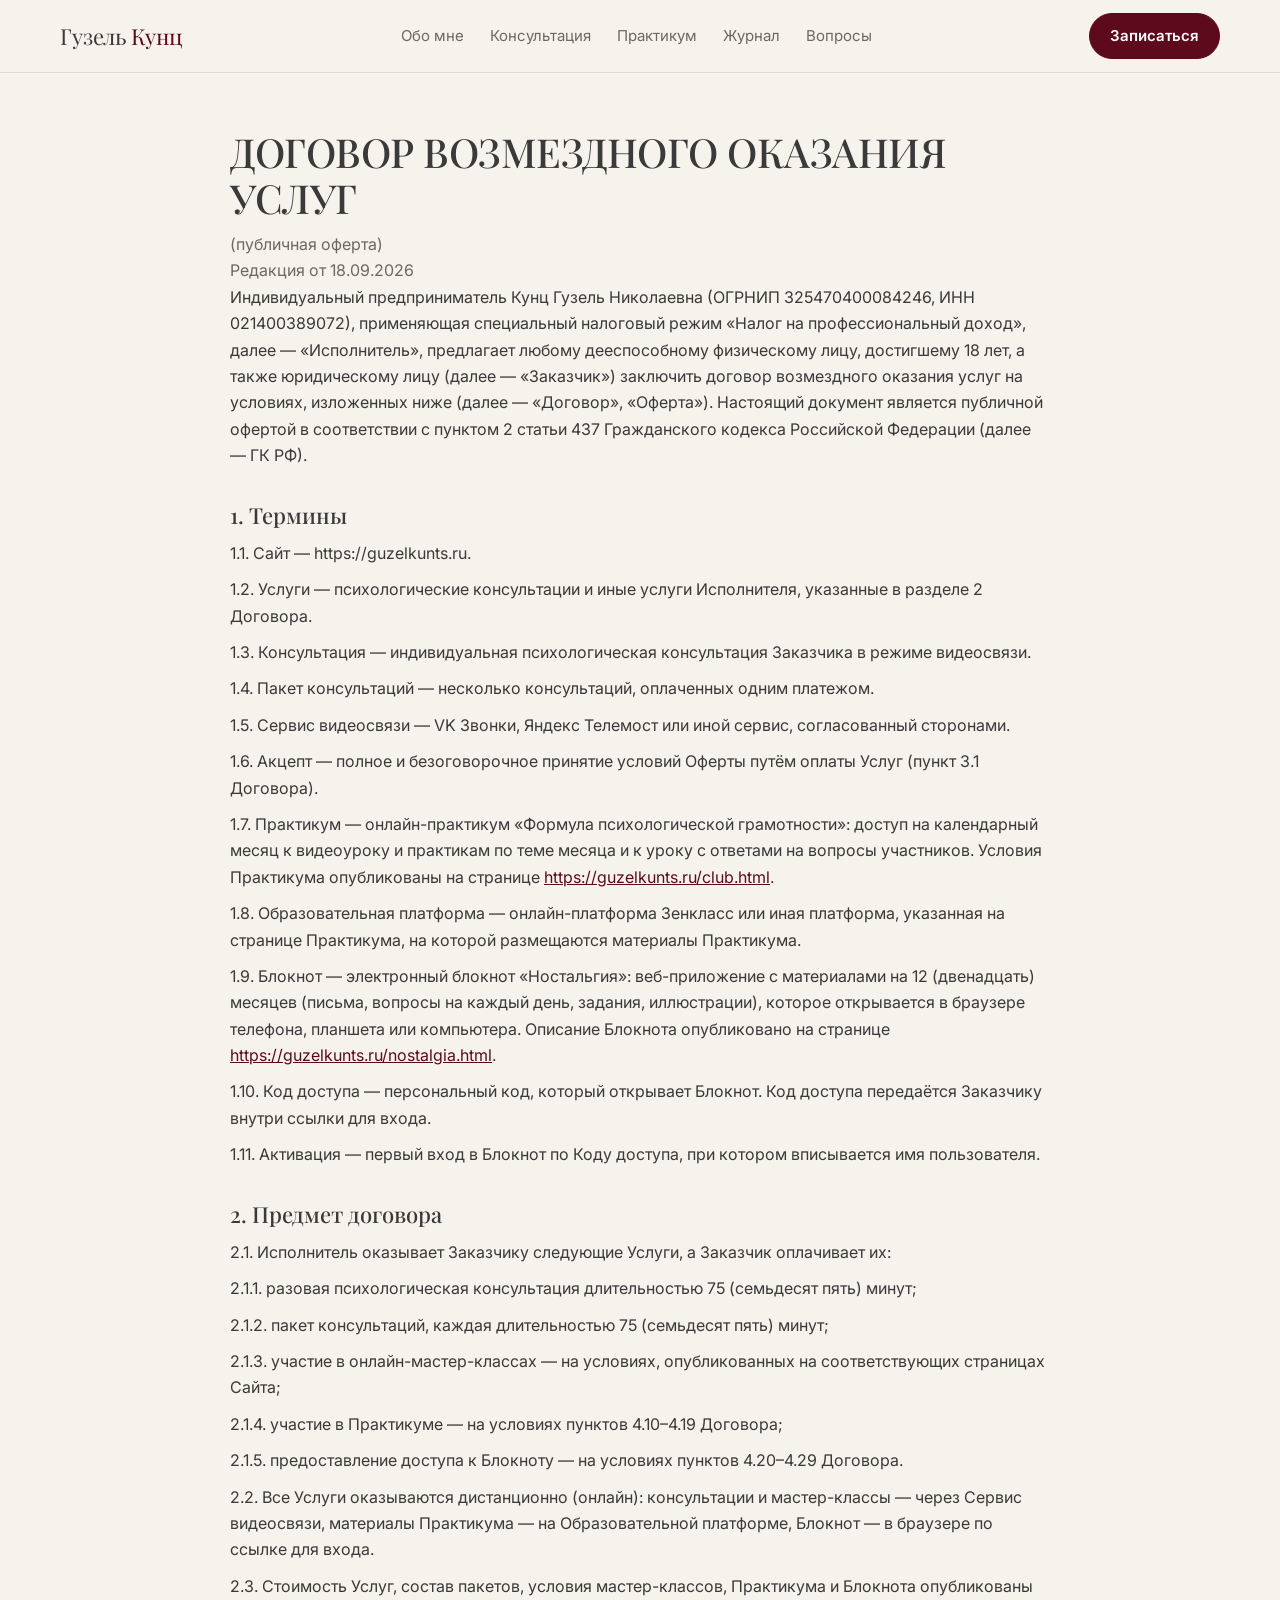
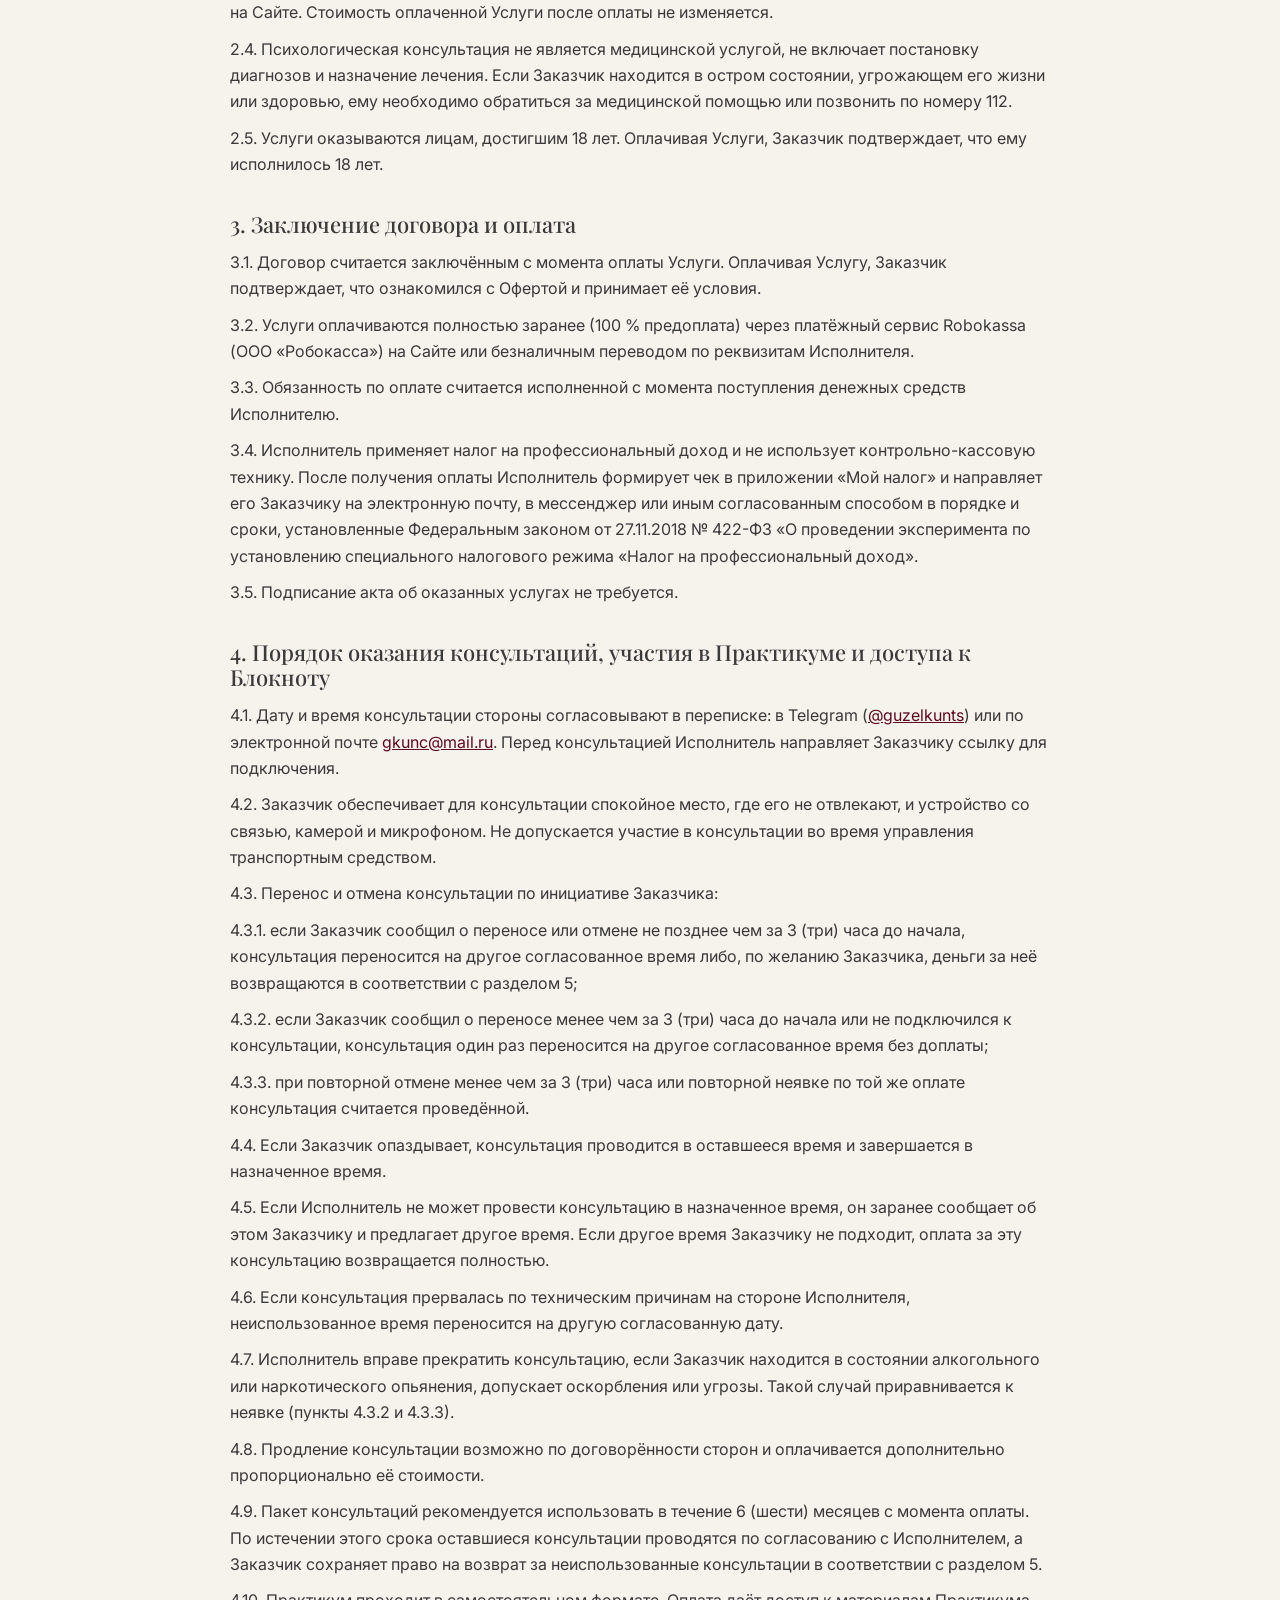
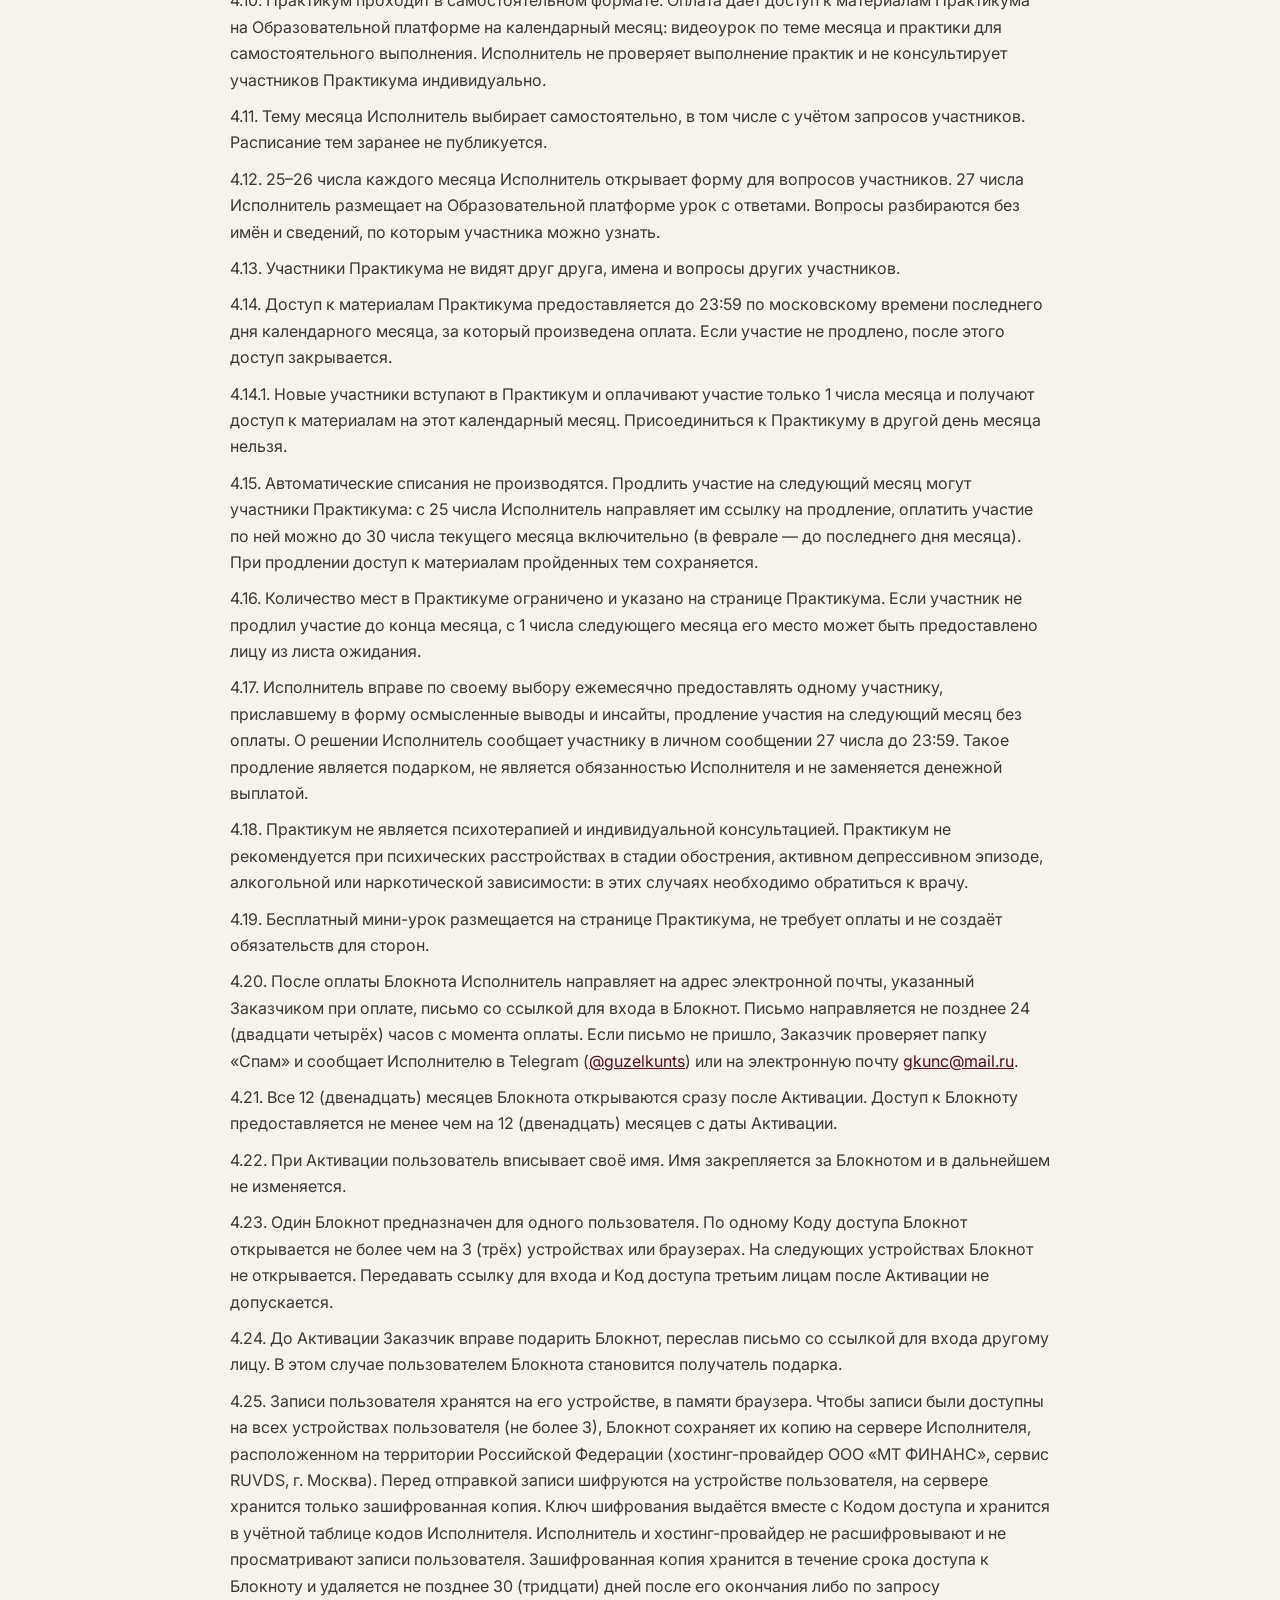
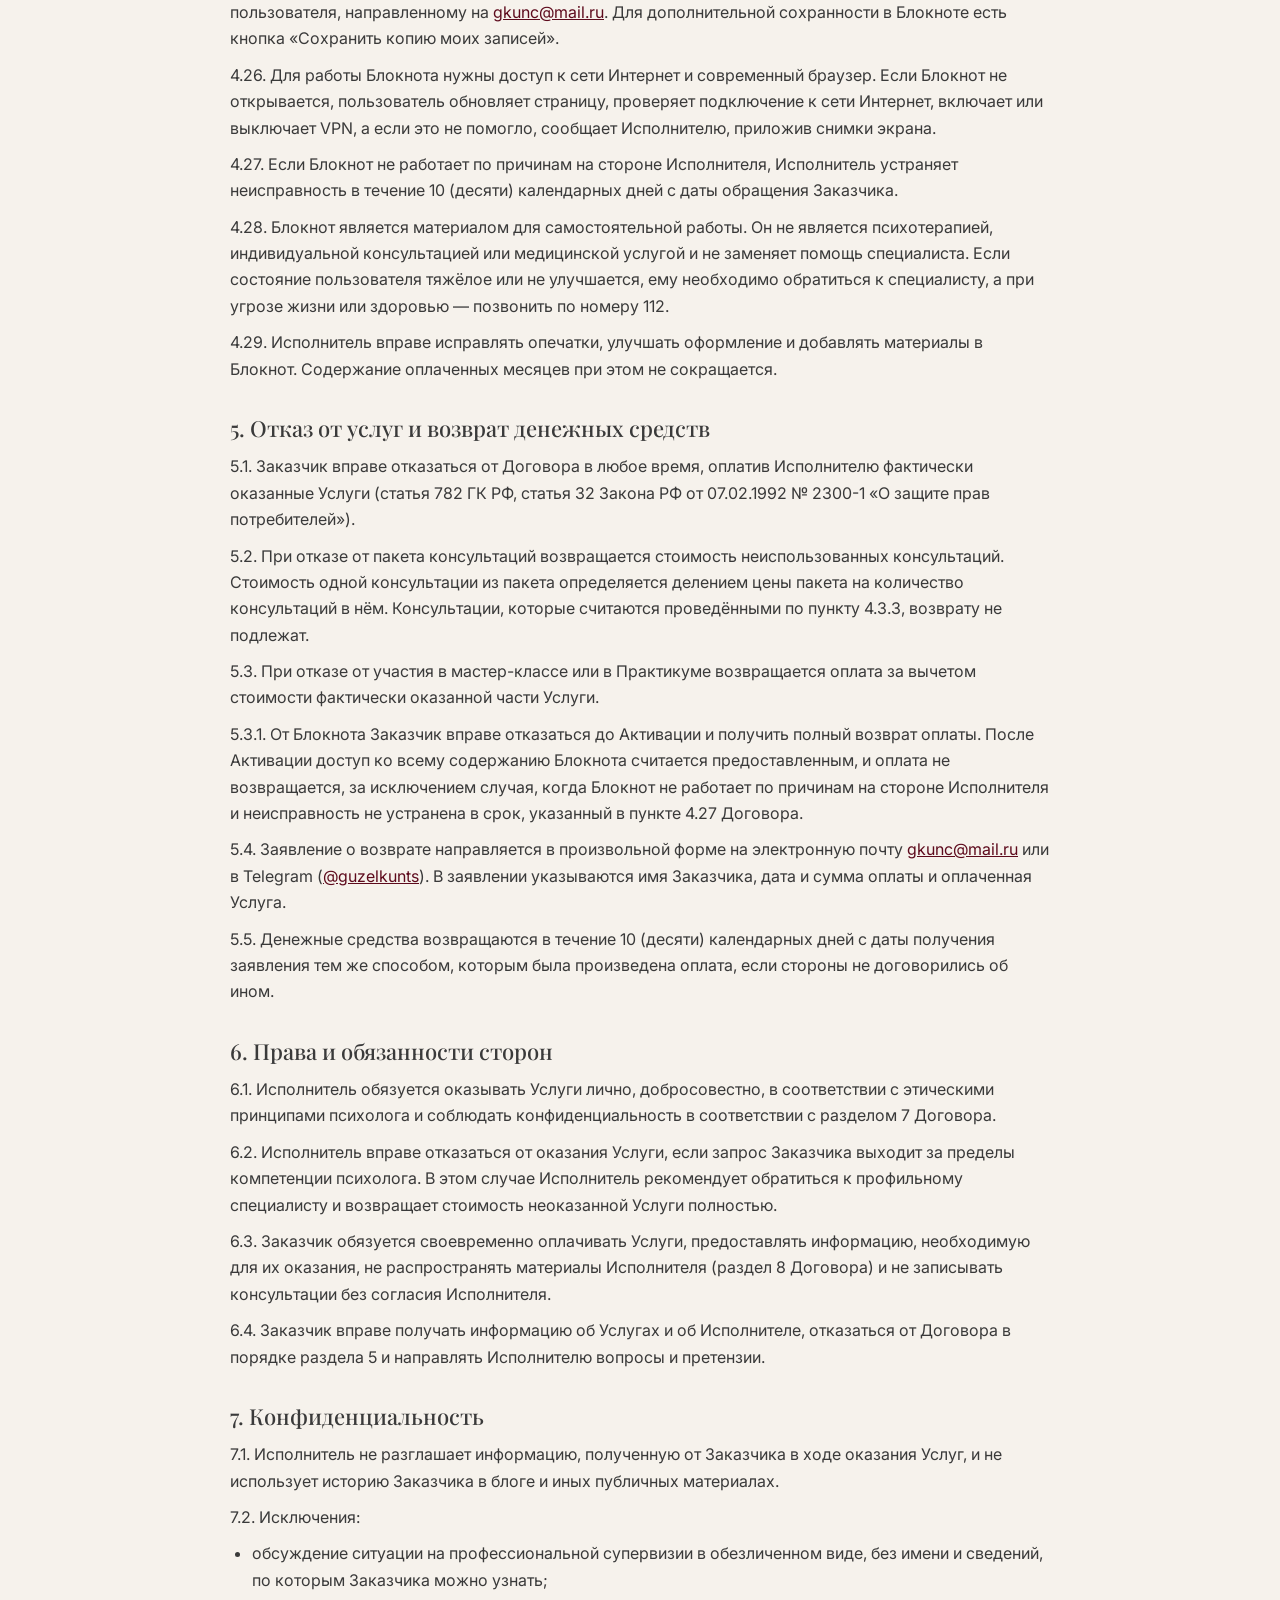
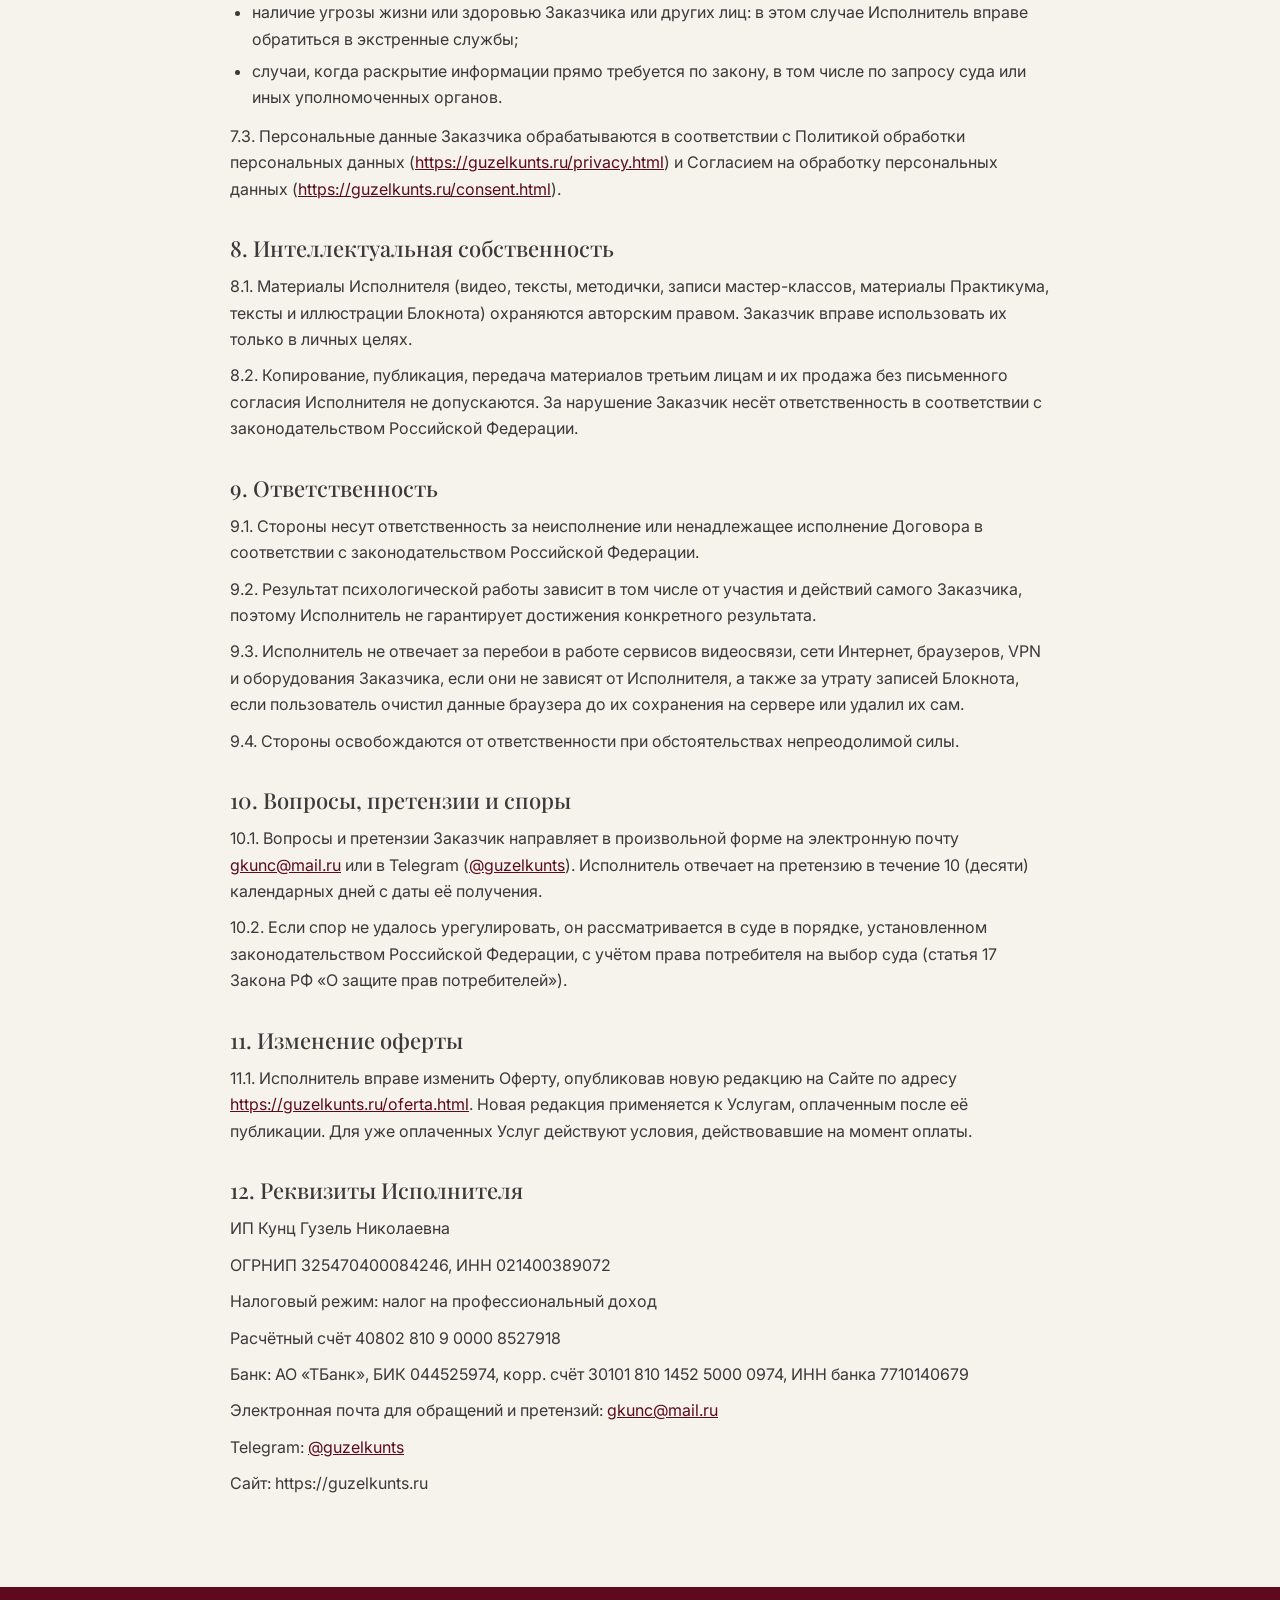
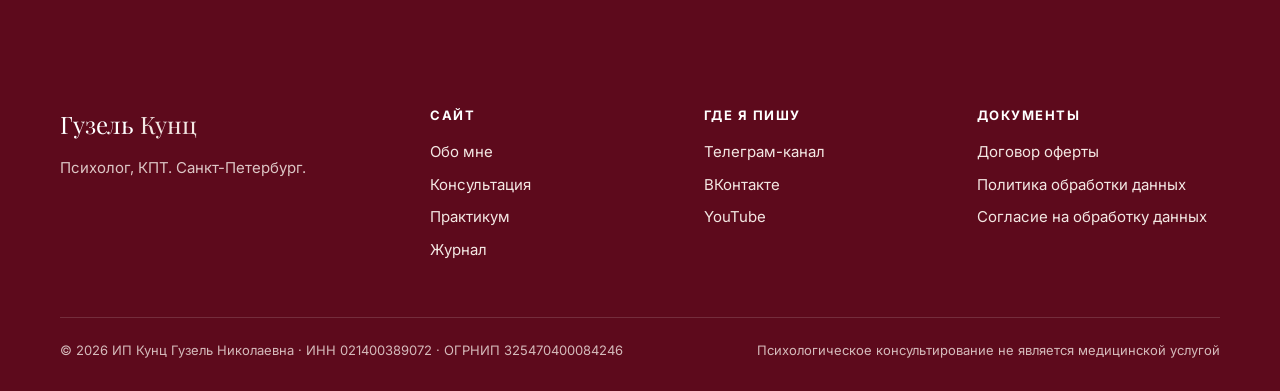
<file: oferta.html>
<!DOCTYPE html>
<html lang="ru">
<head>
<meta charset="utf-8">
<meta name="viewport" content="width=device-width, initial-scale=1">
<title>Договор оферты — Гузель Кунц</title>
<meta name="robots" content="noindex, follow">
<link rel="preconnect" href="https://fonts.googleapis.com">
<link rel="preconnect" href="https://fonts.gstatic.com" crossorigin>
<link href="https://fonts.googleapis.com/css2?family=Inter:wght@400;500;600&family=Playfair+Display:ital,wght@0,500;1,500&display=swap" rel="stylesheet">
<link rel="stylesheet" href="style.css?v=20260918nb">
</head>
<body>

<header class="header">
  <div class="wrap">
    <a class="logo" href="index.html">Гузель <span>Кунц</span></a>
    <nav class="nav">
      <a href="index.html#about">Обо мне</a>
      <a href="index.html#consult">Консультация</a>
      <a href="club.html">Практикум</a>
      <a href="journal.html">Журнал</a>
      <a href="index.html#faq">Вопросы</a>
    </nav>
    <a class="nav-mobile" href="club.html">Практикум</a>
    <a class="btn btn-main" href="https://t.me/guzelkunts">Записаться</a>
  </div>
</header>

<section class="doc">
  <div class="wrap doc-wrap">
<h1>ДОГОВОР ВОЗМЕЗДНОГО ОКАЗАНИЯ УСЛУГ</h1>
<p class="doc-sub">(публичная оферта)</p>
<p class="doc-sub">Редакция от 18.09.2026</p>
<p>Индивидуальный предприниматель Кунц Гузель Николаевна (ОГРНИП 325470400084246, ИНН 021400389072), применяющая специальный налоговый режим &#171;Налог на профессиональный доход&#187;, далее — &#171;Исполнитель&#187;, предлагает любому дееспособному физическому лицу, достигшему 18 лет, а также юридическому лицу (далее — &#171;Заказчик&#187;) заключить договор возмездного оказания услуг на условиях, изложенных ниже (далее — &#171;Договор&#187;, &#171;Оферта&#187;). Настоящий документ является публичной офертой в соответствии с пунктом 2 статьи 437 Гражданского кодекса Российской Федерации (далее — ГК РФ).</p>
<h2>1. Термины</h2>
<p>1.1. Сайт — https://guzelkunts.ru.</p>
<p>1.2. Услуги — психологические консультации и иные услуги Исполнителя, указанные в разделе 2 Договора.</p>
<p>1.3. Консультация — индивидуальная психологическая консультация Заказчика в режиме видеосвязи.</p>
<p>1.4. Пакет консультаций — несколько консультаций, оплаченных одним платежом.</p>
<p>1.5. Сервис видеосвязи — VK Звонки, Яндекс Телемост или иной сервис, согласованный сторонами.</p>
<p>1.6. Акцепт — полное и безоговорочное принятие условий Оферты путём оплаты Услуг (пункт 3.1 Договора).</p>
<p>1.7. Практикум — онлайн-практикум &#171;Формула психологической грамотности&#187;: доступ на календарный месяц к видеоуроку и практикам по теме месяца и к уроку с ответами на вопросы участников. Условия Практикума опубликованы на странице <a href="club.html">https://guzelkunts.ru/club.html</a>.</p>
<p>1.8. Образовательная платформа — онлайн-платформа Зенкласс или иная платформа, указанная на странице Практикума, на которой размещаются материалы Практикума.</p>
<p>1.9. Блокнот — электронный блокнот &#171;Ностальгия&#187;: веб-приложение с материалами на 12 (двенадцать) месяцев (письма, вопросы на каждый день, задания, иллюстрации), которое открывается в браузере телефона, планшета или компьютера. Описание Блокнота опубликовано на странице <a href="nostalgia.html">https://guzelkunts.ru/nostalgia.html</a>.</p>
<p>1.10. Код доступа — персональный код, который открывает Блокнот. Код доступа передаётся Заказчику внутри ссылки для входа.</p>
<p>1.11. Активация — первый вход в Блокнот по Коду доступа, при котором вписывается имя пользователя.</p>
<h2>2. Предмет договора</h2>
<p>2.1. Исполнитель оказывает Заказчику следующие Услуги, а Заказчик оплачивает их:</p>
<p>2.1.1. разовая психологическая консультация длительностью 75 (семьдесят пять) минут;</p>
<p>2.1.2. пакет консультаций, каждая длительностью 75 (семьдесят пять) минут;</p>
<p>2.1.3. участие в онлайн-мастер-классах — на условиях, опубликованных на соответствующих страницах Сайта;</p>
<p>2.1.4. участие в Практикуме — на условиях пунктов 4.10–4.19 Договора;</p>
<p>2.1.5. предоставление доступа к Блокноту — на условиях пунктов 4.20–4.29 Договора.</p>
<p>2.2. Все Услуги оказываются дистанционно (онлайн): консультации и мастер-классы — через Сервис видеосвязи, материалы Практикума — на Образовательной платформе, Блокнот — в браузере по ссылке для входа.</p>
<p>2.3. Стоимость Услуг, состав пакетов, условия мастер-классов, Практикума и Блокнота опубликованы на Сайте. Стоимость оплаченной Услуги после оплаты не изменяется.</p>
<p>2.4. Психологическая консультация не является медицинской услугой, не включает постановку диагнозов и назначение лечения. Если Заказчик находится в остром состоянии, угрожающем его жизни или здоровью, ему необходимо обратиться за медицинской помощью или позвонить по номеру 112.</p>
<p>2.5. Услуги оказываются лицам, достигшим 18 лет. Оплачивая Услуги, Заказчик подтверждает, что ему исполнилось 18 лет.</p>
<h2>3. Заключение договора и оплата</h2>
<p>3.1. Договор считается заключённым с момента оплаты Услуги. Оплачивая Услугу, Заказчик подтверждает, что ознакомился с Офертой и принимает её условия.</p>
<p>3.2. Услуги оплачиваются полностью заранее (100 % предоплата) через платёжный сервис Robokassa (ООО &#171;Робокасса&#187;) на Сайте или безналичным переводом по реквизитам Исполнителя.</p>
<p>3.3. Обязанность по оплате считается исполненной с момента поступления денежных средств Исполнителю.</p>
<p>3.4. Исполнитель применяет налог на профессиональный доход и не использует контрольно-кассовую технику. После получения оплаты Исполнитель формирует чек в приложении &#171;Мой налог&#187; и направляет его Заказчику на электронную почту, в мессенджер или иным согласованным способом в порядке и сроки, установленные Федеральным законом от 27.11.2018 № 422-ФЗ &#171;О проведении эксперимента по установлению специального налогового режима &#171;Налог на профессиональный доход&#187;.</p>
<p>3.5. Подписание акта об оказанных услугах не требуется.</p>
<h2>4. Порядок оказания консультаций, участия в Практикуме и доступа к Блокноту</h2>
<p>4.1. Дату и время консультации стороны согласовывают в переписке: в Telegram (<a href="https://t.me/guzelkunts">@guzelkunts</a>) или по электронной почте <a href="mailto:gkunc@mail.ru">gkunc@mail.ru</a>. Перед консультацией Исполнитель направляет Заказчику ссылку для подключения.</p>
<p>4.2. Заказчик обеспечивает для консультации спокойное место, где его не отвлекают, и устройство со связью, камерой и микрофоном. Не допускается участие в консультации во время управления транспортным средством.</p>
<p>4.3. Перенос и отмена консультации по инициативе Заказчика:</p>
<p>4.3.1. если Заказчик сообщил о переносе или отмене не позднее чем за 3 (три) часа до начала, консультация переносится на другое согласованное время либо, по желанию Заказчика, деньги за неё возвращаются в соответствии с разделом 5;</p>
<p>4.3.2. если Заказчик сообщил о переносе менее чем за 3 (три) часа до начала или не подключился к консультации, консультация один раз переносится на другое согласованное время без доплаты;</p>
<p>4.3.3. при повторной отмене менее чем за 3 (три) часа или повторной неявке по той же оплате консультация считается проведённой.</p>
<p>4.4. Если Заказчик опаздывает, консультация проводится в оставшееся время и завершается в назначенное время.</p>
<p>4.5. Если Исполнитель не может провести консультацию в назначенное время, он заранее сообщает об этом Заказчику и предлагает другое время. Если другое время Заказчику не подходит, оплата за эту консультацию возвращается полностью.</p>
<p>4.6. Если консультация прервалась по техническим причинам на стороне Исполнителя, неиспользованное время переносится на другую согласованную дату.</p>
<p>4.7. Исполнитель вправе прекратить консультацию, если Заказчик находится в состоянии алкогольного или наркотического опьянения, допускает оскорбления или угрозы. Такой случай приравнивается к неявке (пункты 4.3.2 и 4.3.3).</p>
<p>4.8. Продление консультации возможно по договорённости сторон и оплачивается дополнительно пропорционально её стоимости.</p>
<p>4.9. Пакет консультаций рекомендуется использовать в течение 6 (шести) месяцев с момента оплаты. По истечении этого срока оставшиеся консультации проводятся по согласованию с Исполнителем, а Заказчик сохраняет право на возврат за неиспользованные консультации в соответствии с разделом 5.</p>
<p>4.10. Практикум проходит в самостоятельном формате. Оплата даёт доступ к материалам Практикума на Образовательной платформе на календарный месяц: видеоурок по теме месяца и практики для самостоятельного выполнения. Исполнитель не проверяет выполнение практик и не консультирует участников Практикума индивидуально.</p>
<p>4.11. Тему месяца Исполнитель выбирает самостоятельно, в том числе с учётом запросов участников. Расписание тем заранее не публикуется.</p>
<p>4.12. 25–26 числа каждого месяца Исполнитель открывает форму для вопросов участников. 27 числа Исполнитель размещает на Образовательной платформе урок с ответами. Вопросы разбираются без имён и сведений, по которым участника можно узнать.</p>
<p>4.13. Участники Практикума не видят друг друга, имена и вопросы других участников.</p>
<p>4.14. Доступ к материалам Практикума предоставляется до 23:59 по московскому времени последнего дня календарного месяца, за который произведена оплата. Если участие не продлено, после этого доступ закрывается.</p>
<p>4.14.1. Новые участники вступают в Практикум и оплачивают участие только 1 числа месяца и получают доступ к материалам на этот календарный месяц. Присоединиться к Практикуму в другой день месяца нельзя.</p>
<p>4.15. Автоматические списания не производятся. Продлить участие на следующий месяц могут участники Практикума: с 25 числа Исполнитель направляет им ссылку на продление, оплатить участие по ней можно до 30 числа текущего месяца включительно (в феврале — до последнего дня месяца). При продлении доступ к материалам пройденных тем сохраняется.</p>
<p>4.16. Количество мест в Практикуме ограничено и указано на странице Практикума. Если участник не продлил участие до конца месяца, с 1 числа следующего месяца его место может быть предоставлено лицу из листа ожидания.</p>
<p>4.17. Исполнитель вправе по своему выбору ежемесячно предоставлять одному участнику, приславшему в форму осмысленные выводы и инсайты, продление участия на следующий месяц без оплаты. О решении Исполнитель сообщает участнику в личном сообщении 27 числа до 23:59. Такое продление является подарком, не является обязанностью Исполнителя и не заменяется денежной выплатой.</p>
<p>4.18. Практикум не является психотерапией и индивидуальной консультацией. Практикум не рекомендуется при психических расстройствах в стадии обострения, активном депрессивном эпизоде, алкогольной или наркотической зависимости: в этих случаях необходимо обратиться к врачу.</p>
<p>4.19. Бесплатный мини-урок размещается на странице Практикума, не требует оплаты и не создаёт обязательств для сторон.</p>
<p>4.20. После оплаты Блокнота Исполнитель направляет на адрес электронной почты, указанный Заказчиком при оплате, письмо со ссылкой для входа в Блокнот. Письмо направляется не позднее 24 (двадцати четырёх) часов с момента оплаты. Если письмо не пришло, Заказчик проверяет папку &#171;Спам&#187; и сообщает Исполнителю в Telegram (<a href="https://t.me/guzelkunts">@guzelkunts</a>) или на электронную почту <a href="mailto:gkunc@mail.ru">gkunc@mail.ru</a>.</p>
<p>4.21. Все 12 (двенадцать) месяцев Блокнота открываются сразу после Активации. Доступ к Блокноту предоставляется не менее чем на 12 (двенадцать) месяцев с даты Активации.</p>
<p>4.22. При Активации пользователь вписывает своё имя. Имя закрепляется за Блокнотом и в дальнейшем не изменяется.</p>
<p>4.23. Один Блокнот предназначен для одного пользователя. По одному Коду доступа Блокнот открывается не более чем на 3 (трёх) устройствах или браузерах. На следующих устройствах Блокнот не открывается. Передавать ссылку для входа и Код доступа третьим лицам после Активации не допускается.</p>
<p>4.24. До Активации Заказчик вправе подарить Блокнот, переслав письмо со ссылкой для входа другому лицу. В этом случае пользователем Блокнота становится получатель подарка.</p>
<p>4.25. Записи пользователя хранятся на его устройстве, в памяти браузера. Чтобы записи были доступны на всех устройствах пользователя (не более 3), Блокнот сохраняет их копию на сервере Исполнителя, расположенном на территории Российской Федерации (хостинг-провайдер ООО &#171;МТ ФИНАНС&#187;, сервис RUVDS, г. Москва). Перед отправкой записи шифруются на устройстве пользователя, на сервере хранится только зашифрованная копия. Ключ шифрования выдаётся вместе с Кодом доступа и хранится в учётной таблице кодов Исполнителя. Исполнитель и хостинг-провайдер не расшифровывают и не просматривают записи пользователя. Зашифрованная копия хранится в течение срока доступа к Блокноту и удаляется не позднее 30 (тридцати) дней после его окончания либо по запросу пользователя, направленному на <a href="mailto:gkunc@mail.ru">gkunc@mail.ru</a>. Для дополнительной сохранности в Блокноте есть кнопка &#171;Сохранить копию моих записей&#187;.</p>
<p>4.26. Для работы Блокнота нужны доступ к сети Интернет и современный браузер. Если Блокнот не открывается, пользователь обновляет страницу, проверяет подключение к сети Интернет, включает или выключает VPN, а если это не помогло, сообщает Исполнителю, приложив снимки экрана.</p>
<p>4.27. Если Блокнот не работает по причинам на стороне Исполнителя, Исполнитель устраняет неисправность в течение 10 (десяти) календарных дней с даты обращения Заказчика.</p>
<p>4.28. Блокнот является материалом для самостоятельной работы. Он не является психотерапией, индивидуальной консультацией или медицинской услугой и не заменяет помощь специалиста. Если состояние пользователя тяжёлое или не улучшается, ему необходимо обратиться к специалисту, а при угрозе жизни или здоровью — позвонить по номеру 112.</p>
<p>4.29. Исполнитель вправе исправлять опечатки, улучшать оформление и добавлять материалы в Блокнот. Содержание оплаченных месяцев при этом не сокращается.</p>
<h2>5. Отказ от услуг и возврат денежных средств</h2>
<p>5.1. Заказчик вправе отказаться от Договора в любое время, оплатив Исполнителю фактически оказанные Услуги (статья 782 ГК РФ, статья 32 Закона РФ от 07.02.1992 № 2300-1 &#171;О защите прав потребителей&#187;).</p>
<p>5.2. При отказе от пакета консультаций возвращается стоимость неиспользованных консультаций. Стоимость одной консультации из пакета определяется делением цены пакета на количество консультаций в нём. Консультации, которые считаются проведёнными по пункту 4.3.3, возврату не подлежат.</p>
<p>5.3. При отказе от участия в мастер-классе или в Практикуме возвращается оплата за вычетом стоимости фактически оказанной части Услуги.</p>
<p>5.3.1. От Блокнота Заказчик вправе отказаться до Активации и получить полный возврат оплаты. После Активации доступ ко всему содержанию Блокнота считается предоставленным, и оплата не возвращается, за исключением случая, когда Блокнот не работает по причинам на стороне Исполнителя и неисправность не устранена в срок, указанный в пункте 4.27 Договора.</p>
<p>5.4. Заявление о возврате направляется в произвольной форме на электронную почту <a href="mailto:gkunc@mail.ru">gkunc@mail.ru</a> или в Telegram (<a href="https://t.me/guzelkunts">@guzelkunts</a>). В заявлении указываются имя Заказчика, дата и сумма оплаты и оплаченная Услуга.</p>
<p>5.5. Денежные средства возвращаются в течение 10 (десяти) календарных дней с даты получения заявления тем же способом, которым была произведена оплата, если стороны не договорились об ином.</p>
<h2>6. Права и обязанности сторон</h2>
<p>6.1. Исполнитель обязуется оказывать Услуги лично, добросовестно, в соответствии с этическими принципами психолога и соблюдать конфиденциальность в соответствии с разделом 7 Договора.</p>
<p>6.2. Исполнитель вправе отказаться от оказания Услуги, если запрос Заказчика выходит за пределы компетенции психолога. В этом случае Исполнитель рекомендует обратиться к профильному специалисту и возвращает стоимость неоказанной Услуги полностью.</p>
<p>6.3. Заказчик обязуется своевременно оплачивать Услуги, предоставлять информацию, необходимую для их оказания, не распространять материалы Исполнителя (раздел 8 Договора) и не записывать консультации без согласия Исполнителя.</p>
<p>6.4. Заказчик вправе получать информацию об Услугах и об Исполнителе, отказаться от Договора в порядке раздела 5 и направлять Исполнителю вопросы и претензии.</p>
<h2>7. Конфиденциальность</h2>
<p>7.1. Исполнитель не разглашает информацию, полученную от Заказчика в ходе оказания Услуг, и не использует историю Заказчика в блоге и иных публичных материалах.</p>
<p>7.2. Исключения:</p>
<ul>
<li>обсуждение ситуации на профессиональной супервизии в обезличенном виде, без имени и сведений, по которым Заказчика можно узнать;</li>
<li>наличие угрозы жизни или здоровью Заказчика или других лиц: в этом случае Исполнитель вправе обратиться в экстренные службы;</li>
<li>случаи, когда раскрытие информации прямо требуется по закону, в том числе по запросу суда или иных уполномоченных органов.</li>
</ul>
<p>7.3. Персональные данные Заказчика обрабатываются в соответствии с Политикой обработки персональных данных (<a href="privacy.html">https://guzelkunts.ru/privacy.html</a>) и Согласием на обработку персональных данных (<a href="consent.html">https://guzelkunts.ru/consent.html</a>).</p>
<h2>8. Интеллектуальная собственность</h2>
<p>8.1. Материалы Исполнителя (видео, тексты, методички, записи мастер-классов, материалы Практикума, тексты и иллюстрации Блокнота) охраняются авторским правом. Заказчик вправе использовать их только в личных целях.</p>
<p>8.2. Копирование, публикация, передача материалов третьим лицам и их продажа без письменного согласия Исполнителя не допускаются. За нарушение Заказчик несёт ответственность в соответствии с законодательством Российской Федерации.</p>
<h2>9. Ответственность</h2>
<p>9.1. Стороны несут ответственность за неисполнение или ненадлежащее исполнение Договора в соответствии с законодательством Российской Федерации.</p>
<p>9.2. Результат психологической работы зависит в том числе от участия и действий самого Заказчика, поэтому Исполнитель не гарантирует достижения конкретного результата.</p>
<p>9.3. Исполнитель не отвечает за перебои в работе сервисов видеосвязи, сети Интернет, браузеров, VPN и оборудования Заказчика, если они не зависят от Исполнителя, а также за утрату записей Блокнота, если пользователь очистил данные браузера до их сохранения на сервере или удалил их сам.</p>
<p>9.4. Стороны освобождаются от ответственности при обстоятельствах непреодолимой силы.</p>
<h2>10. Вопросы, претензии и споры</h2>
<p>10.1. Вопросы и претензии Заказчик направляет в произвольной форме на электронную почту <a href="mailto:gkunc@mail.ru">gkunc@mail.ru</a> или в Telegram (<a href="https://t.me/guzelkunts">@guzelkunts</a>). Исполнитель отвечает на претензию в течение 10 (десяти) календарных дней с даты её получения.</p>
<p>10.2. Если спор не удалось урегулировать, он рассматривается в суде в порядке, установленном законодательством Российской Федерации, с учётом права потребителя на выбор суда (статья 17 Закона РФ &#171;О защите прав потребителей&#187;).</p>
<h2>11. Изменение оферты</h2>
<p>11.1. Исполнитель вправе изменить Оферту, опубликовав новую редакцию на Сайте по адресу <a href="oferta.html">https://guzelkunts.ru/oferta.html</a>. Новая редакция применяется к Услугам, оплаченным после её публикации. Для уже оплаченных Услуг действуют условия, действовавшие на момент оплаты.</p>
<h2>12. Реквизиты Исполнителя</h2>
<p>ИП Кунц Гузель Николаевна</p>
<p>ОГРНИП 325470400084246, ИНН 021400389072</p>
<p>Налоговый режим: налог на профессиональный доход</p>
<p>Расчётный счёт 40802 810 9 0000 8527918</p>
<p>Банк: АО &#171;ТБанк&#187;, БИК 044525974, корр. счёт 30101 810 1452 5000 0974, ИНН банка 7710140679</p>
<p>Электронная почта для обращений и претензий: <a href="mailto:gkunc@mail.ru">gkunc@mail.ru</a></p>
<p>Telegram: <a href="https://t.me/guzelkunts">@guzelkunts</a></p>
<p>Сайт: https://guzelkunts.ru</p>
  </div>
</section>

<footer class="footer">
  <div class="wrap">
    <div class="footer-cols">
      <div>
        <a class="logo" href="index.html">Гузель <span>Кунц</span></a>
        <p style="margin-top:12px;font-size:15px;opacity:.85">Психолог, КПТ. Санкт-Петербург.</p>
      </div>
      <div>
        <h4>Сайт</h4>
        <ul>
          <li><a href="index.html#about">Обо мне</a></li>
          <li><a href="index.html#consult">Консультация</a></li>
          <li></li>
          <li><a href="club.html">Практикум</a></li>
          <li><a href="journal.html">Журнал</a></li>
        </ul>
      </div>
      <div>
        <h4>Где я пишу</h4>
        <ul>
          <li><a href="https://t.me/ps_kunts" target="_blank" rel="noopener">Телеграм-канал</a></li>
          <li><a href="https://vk.ru/guzelkunzpsy" target="_blank" rel="noopener">ВКонтакте</a></li>
          <li><a href="https://www.youtube.com/@gusel_kunts" target="_blank" rel="noopener">YouTube</a></li>
        </ul>
      </div>
      <div>
        <h4>Документы</h4>
        <ul>
          <li><a href="oferta.html">Договор оферты</a></li>
          <li><a href="privacy.html">Политика обработки данных</a></li>
          <li><a href="consent.html">Согласие на обработку данных</a></li>
        </ul>
      </div>
    </div>
    <div class="footer-bottom">
      <span>© 2026 ИП Кунц Гузель Николаевна · ИНН 021400389072 · ОГРНИП 325470400084246</span>
      <span>Психологическое консультирование не является медицинской услугой</span>
    </div>
  </div>
</footer>

</body>
</html>
</file>
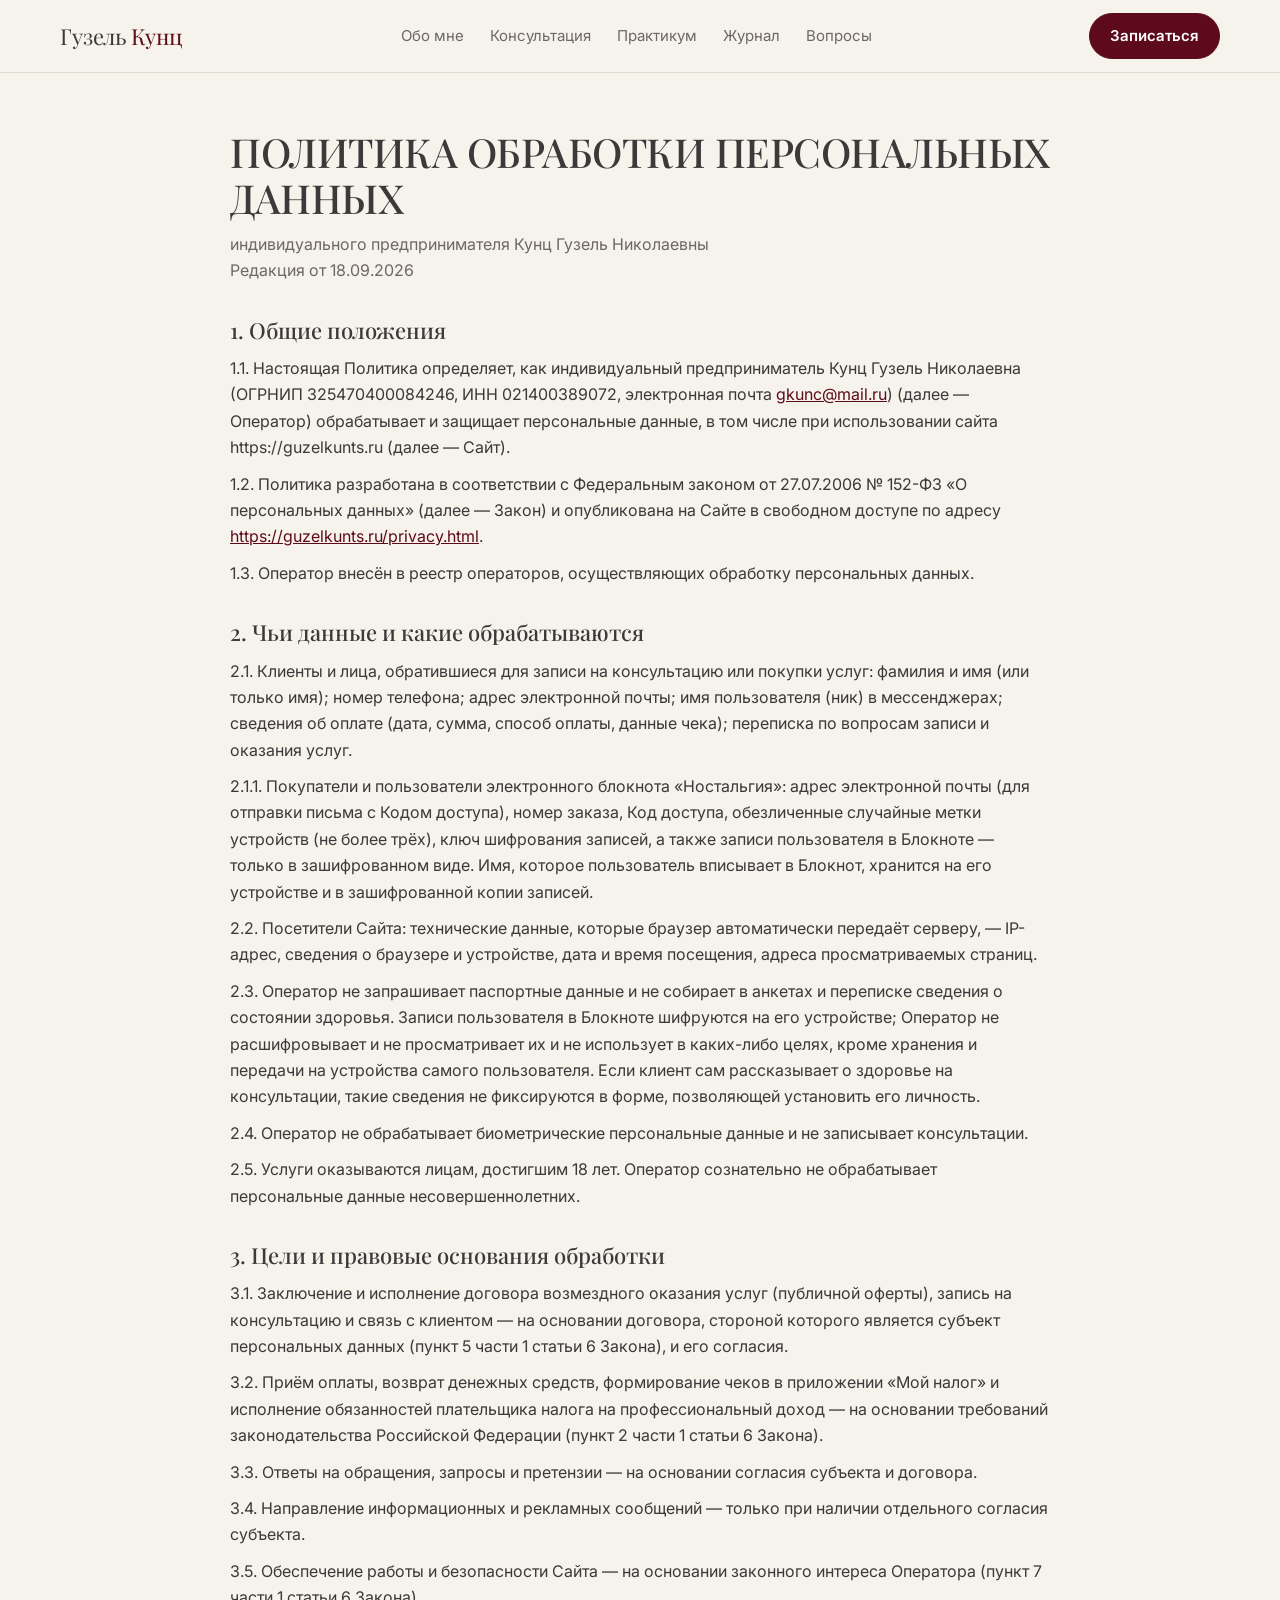
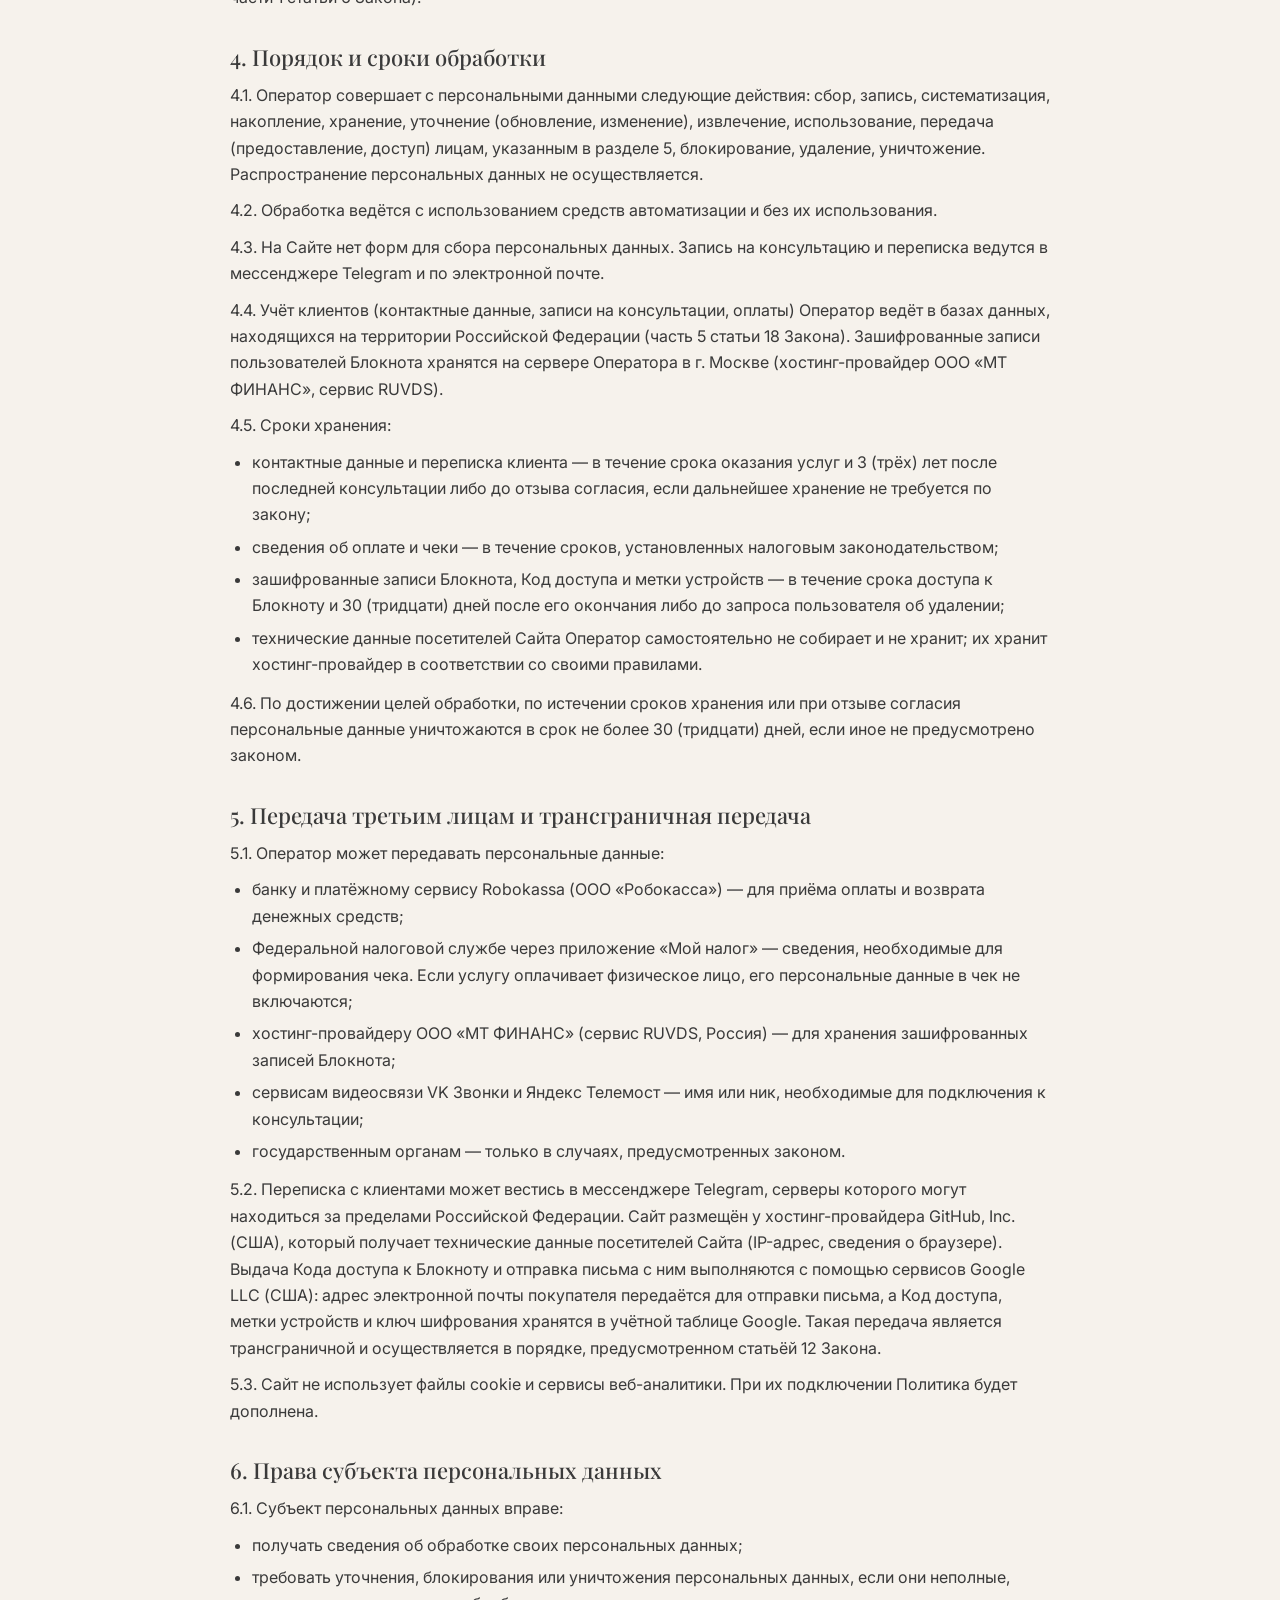
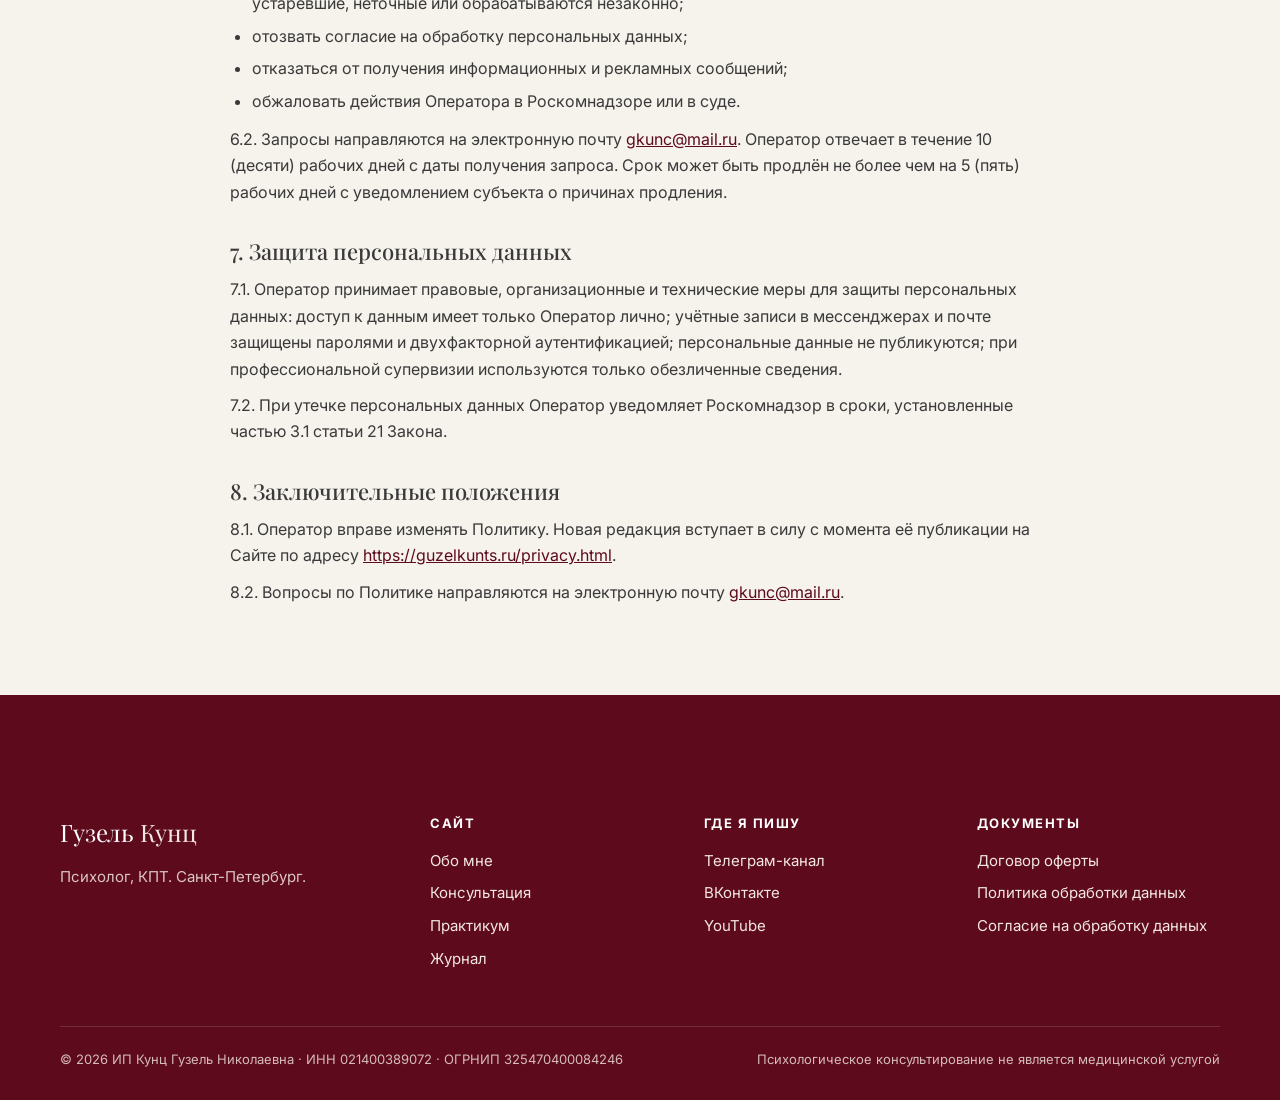
<file: privacy.html>
<!DOCTYPE html>
<html lang="ru">
<head>
<meta charset="utf-8">
<meta name="viewport" content="width=device-width, initial-scale=1">
<title>Политика обработки персональных данных — Гузель Кунц</title>
<meta name="robots" content="noindex, follow">
<link rel="preconnect" href="https://fonts.googleapis.com">
<link rel="preconnect" href="https://fonts.gstatic.com" crossorigin>
<link href="https://fonts.googleapis.com/css2?family=Inter:wght@400;500;600&family=Playfair+Display:ital,wght@0,500;1,500&display=swap" rel="stylesheet">
<link rel="stylesheet" href="style.css?v=20260918nb">
</head>
<body>

<header class="header">
  <div class="wrap">
    <a class="logo" href="index.html">Гузель <span>Кунц</span></a>
    <nav class="nav">
      <a href="index.html#about">Обо мне</a>
      <a href="index.html#consult">Консультация</a>
      <a href="club.html">Практикум</a>
      <a href="journal.html">Журнал</a>
      <a href="index.html#faq">Вопросы</a>
    </nav>
    <a class="nav-mobile" href="club.html">Практикум</a>
    <a class="btn btn-main" href="https://t.me/guzelkunts">Записаться</a>
  </div>
</header>

<section class="doc">
  <div class="wrap doc-wrap">
<h1>ПОЛИТИКА ОБРАБОТКИ ПЕРСОНАЛЬНЫХ ДАННЫХ</h1>
<p class="doc-sub">индивидуального предпринимателя Кунц Гузель Николаевны</p>
<p class="doc-sub">Редакция от 18.09.2026</p>
<h2>1. Общие положения</h2>
<p>1.1. Настоящая Политика определяет, как индивидуальный предприниматель Кунц Гузель Николаевна (ОГРНИП 325470400084246, ИНН 021400389072, электронная почта <a href="mailto:gkunc@mail.ru">gkunc@mail.ru</a>) (далее — Оператор) обрабатывает и защищает персональные данные, в том числе при использовании сайта https://guzelkunts.ru (далее — Сайт).</p>
<p>1.2. Политика разработана в соответствии с Федеральным законом от 27.07.2006 № 152-ФЗ &#171;О персональных данных&#187; (далее — Закон) и опубликована на Сайте в свободном доступе по адресу <a href="privacy.html">https://guzelkunts.ru/privacy.html</a>.</p>
<p>1.3. Оператор внесён в реестр операторов, осуществляющих обработку персональных данных.</p>
<h2>2. Чьи данные и какие обрабатываются</h2>
<p>2.1. Клиенты и лица, обратившиеся для записи на консультацию или покупки услуг: фамилия и имя (или только имя); номер телефона; адрес электронной почты; имя пользователя (ник) в мессенджерах; сведения об оплате (дата, сумма, способ оплаты, данные чека); переписка по вопросам записи и оказания услуг.</p>
<p>2.1.1. Покупатели и пользователи электронного блокнота &#171;Ностальгия&#187;: адрес электронной почты (для отправки письма с Кодом доступа), номер заказа, Код доступа, обезличенные случайные метки устройств (не более трёх), ключ шифрования записей, а также записи пользователя в Блокноте — только в зашифрованном виде. Имя, которое пользователь вписывает в Блокнот, хранится на его устройстве и в зашифрованной копии записей.</p>
<p>2.2. Посетители Сайта: технические данные, которые браузер автоматически передаёт серверу, — IP-адрес, сведения о браузере и устройстве, дата и время посещения, адреса просматриваемых страниц.</p>
<p>2.3. Оператор не запрашивает паспортные данные и не собирает в анкетах и переписке сведения о состоянии здоровья. Записи пользователя в Блокноте шифруются на его устройстве; Оператор не расшифровывает и не просматривает их и не использует в каких-либо целях, кроме хранения и передачи на устройства самого пользователя. Если клиент сам рассказывает о здоровье на консультации, такие сведения не фиксируются в форме, позволяющей установить его личность.</p>
<p>2.4. Оператор не обрабатывает биометрические персональные данные и не записывает консультации.</p>
<p>2.5. Услуги оказываются лицам, достигшим 18 лет. Оператор сознательно не обрабатывает персональные данные несовершеннолетних.</p>
<h2>3. Цели и правовые основания обработки</h2>
<p>3.1. Заключение и исполнение договора возмездного оказания услуг (публичной оферты), запись на консультацию и связь с клиентом — на основании договора, стороной которого является субъект персональных данных (пункт 5 части 1 статьи 6 Закона), и его согласия.</p>
<p>3.2. Приём оплаты, возврат денежных средств, формирование чеков в приложении &#171;Мой налог&#187; и исполнение обязанностей плательщика налога на профессиональный доход — на основании требований законодательства Российской Федерации (пункт 2 части 1 статьи 6 Закона).</p>
<p>3.3. Ответы на обращения, запросы и претензии — на основании согласия субъекта и договора.</p>
<p>3.4. Направление информационных и рекламных сообщений — только при наличии отдельного согласия субъекта.</p>
<p>3.5. Обеспечение работы и безопасности Сайта — на основании законного интереса Оператора (пункт 7 части 1 статьи 6 Закона).</p>
<h2>4. Порядок и сроки обработки</h2>
<p>4.1. Оператор совершает с персональными данными следующие действия: сбор, запись, систематизация, накопление, хранение, уточнение (обновление, изменение), извлечение, использование, передача (предоставление, доступ) лицам, указанным в разделе 5, блокирование, удаление, уничтожение. Распространение персональных данных не осуществляется.</p>
<p>4.2. Обработка ведётся с использованием средств автоматизации и без их использования.</p>
<p>4.3. На Сайте нет форм для сбора персональных данных. Запись на консультацию и переписка ведутся в мессенджере Telegram и по электронной почте.</p>
<p>4.4. Учёт клиентов (контактные данные, записи на консультации, оплаты) Оператор ведёт в базах данных, находящихся на территории Российской Федерации (часть 5 статьи 18 Закона). Зашифрованные записи пользователей Блокнота хранятся на сервере Оператора в г. Москве (хостинг-провайдер ООО &#171;МТ ФИНАНС&#187;, сервис RUVDS).</p>
<p>4.5. Сроки хранения:</p>
<ul>
<li>контактные данные и переписка клиента — в течение срока оказания услуг и 3 (трёх) лет после последней консультации либо до отзыва согласия, если дальнейшее хранение не требуется по закону;</li>
<li>сведения об оплате и чеки — в течение сроков, установленных налоговым законодательством;</li>
<li>зашифрованные записи Блокнота, Код доступа и метки устройств — в течение срока доступа к Блокноту и 30 (тридцати) дней после его окончания либо до запроса пользователя об удалении;</li>
<li>технические данные посетителей Сайта Оператор самостоятельно не собирает и не хранит; их хранит хостинг-провайдер в соответствии со своими правилами.</li>
</ul>
<p>4.6. По достижении целей обработки, по истечении сроков хранения или при отзыве согласия персональные данные уничтожаются в срок не более 30 (тридцати) дней, если иное не предусмотрено законом.</p>
<h2>5. Передача третьим лицам и трансграничная передача</h2>
<p>5.1. Оператор может передавать персональные данные:</p>
<ul>
<li>банку и платёжному сервису Robokassa (ООО &#171;Робокасса&#187;) — для приёма оплаты и возврата денежных средств;</li>
<li>Федеральной налоговой службе через приложение &#171;Мой налог&#187; — сведения, необходимые для формирования чека. Если услугу оплачивает физическое лицо, его персональные данные в чек не включаются;</li>
<li>хостинг-провайдеру ООО &#171;МТ ФИНАНС&#187; (сервис RUVDS, Россия) — для хранения зашифрованных записей Блокнота;</li>
<li>сервисам видеосвязи VK Звонки и Яндекс Телемост — имя или ник, необходимые для подключения к консультации;</li>
<li>государственным органам — только в случаях, предусмотренных законом.</li>
</ul>
<p>5.2. Переписка с клиентами может вестись в мессенджере Telegram, серверы которого могут находиться за пределами Российской Федерации. Сайт размещён у хостинг-провайдера GitHub, Inc. (США), который получает технические данные посетителей Сайта (IP-адрес, сведения о браузере). Выдача Кода доступа к Блокноту и отправка письма с ним выполняются с помощью сервисов Google LLC (США): адрес электронной почты покупателя передаётся для отправки письма, а Код доступа, метки устройств и ключ шифрования хранятся в учётной таблице Google. Такая передача является трансграничной и осуществляется в порядке, предусмотренном статьёй 12 Закона.</p>
<p>5.3. Сайт не использует файлы cookie и сервисы веб-аналитики. При их подключении Политика будет дополнена.</p>
<h2>6. Права субъекта персональных данных</h2>
<p>6.1. Субъект персональных данных вправе:</p>
<ul>
<li>получать сведения об обработке своих персональных данных;</li>
<li>требовать уточнения, блокирования или уничтожения персональных данных, если они неполные, устаревшие, неточные или обрабатываются незаконно;</li>
<li>отозвать согласие на обработку персональных данных;</li>
<li>отказаться от получения информационных и рекламных сообщений;</li>
<li>обжаловать действия Оператора в Роскомнадзоре или в суде.</li>
</ul>
<p>6.2. Запросы направляются на электронную почту <a href="mailto:gkunc@mail.ru">gkunc@mail.ru</a>. Оператор отвечает в течение 10 (десяти) рабочих дней с даты получения запроса. Срок может быть продлён не более чем на 5 (пять) рабочих дней с уведомлением субъекта о причинах продления.</p>
<h2>7. Защита персональных данных</h2>
<p>7.1. Оператор принимает правовые, организационные и технические меры для защиты персональных данных: доступ к данным имеет только Оператор лично; учётные записи в мессенджерах и почте защищены паролями и двухфакторной аутентификацией; персональные данные не публикуются; при профессиональной супервизии используются только обезличенные сведения.</p>
<p>7.2. При утечке персональных данных Оператор уведомляет Роскомнадзор в сроки, установленные частью 3.1 статьи 21 Закона.</p>
<h2>8. Заключительные положения</h2>
<p>8.1. Оператор вправе изменять Политику. Новая редакция вступает в силу с момента её публикации на Сайте по адресу <a href="privacy.html">https://guzelkunts.ru/privacy.html</a>.</p>
<p>8.2. Вопросы по Политике направляются на электронную почту <a href="mailto:gkunc@mail.ru">gkunc@mail.ru</a>.</p>
  </div>
</section>

<footer class="footer">
  <div class="wrap">
    <div class="footer-cols">
      <div>
        <a class="logo" href="index.html">Гузель <span>Кунц</span></a>
        <p style="margin-top:12px;font-size:15px;opacity:.85">Психолог, КПТ. Санкт-Петербург.</p>
      </div>
      <div>
        <h4>Сайт</h4>
        <ul>
          <li><a href="index.html#about">Обо мне</a></li>
          <li><a href="index.html#consult">Консультация</a></li>
          <li></li>
          <li><a href="club.html">Практикум</a></li>
          <li><a href="journal.html">Журнал</a></li>
        </ul>
      </div>
      <div>
        <h4>Где я пишу</h4>
        <ul>
          <li><a href="https://t.me/ps_kunts" target="_blank" rel="noopener">Телеграм-канал</a></li>
          <li><a href="https://vk.ru/guzelkunzpsy" target="_blank" rel="noopener">ВКонтакте</a></li>
          <li><a href="https://www.youtube.com/@gusel_kunts" target="_blank" rel="noopener">YouTube</a></li>
        </ul>
      </div>
      <div>
        <h4>Документы</h4>
        <ul>
          <li><a href="oferta.html">Договор оферты</a></li>
          <li><a href="privacy.html">Политика обработки данных</a></li>
          <li><a href="consent.html">Согласие на обработку данных</a></li>
        </ul>
      </div>
    </div>
    <div class="footer-bottom">
      <span>© 2026 ИП Кунц Гузель Николаевна · ИНН 021400389072 · ОГРНИП 325470400084246</span>
      <span>Психологическое консультирование не является медицинской услугой</span>
    </div>
  </div>
</footer>

</body>
</html>
</file>
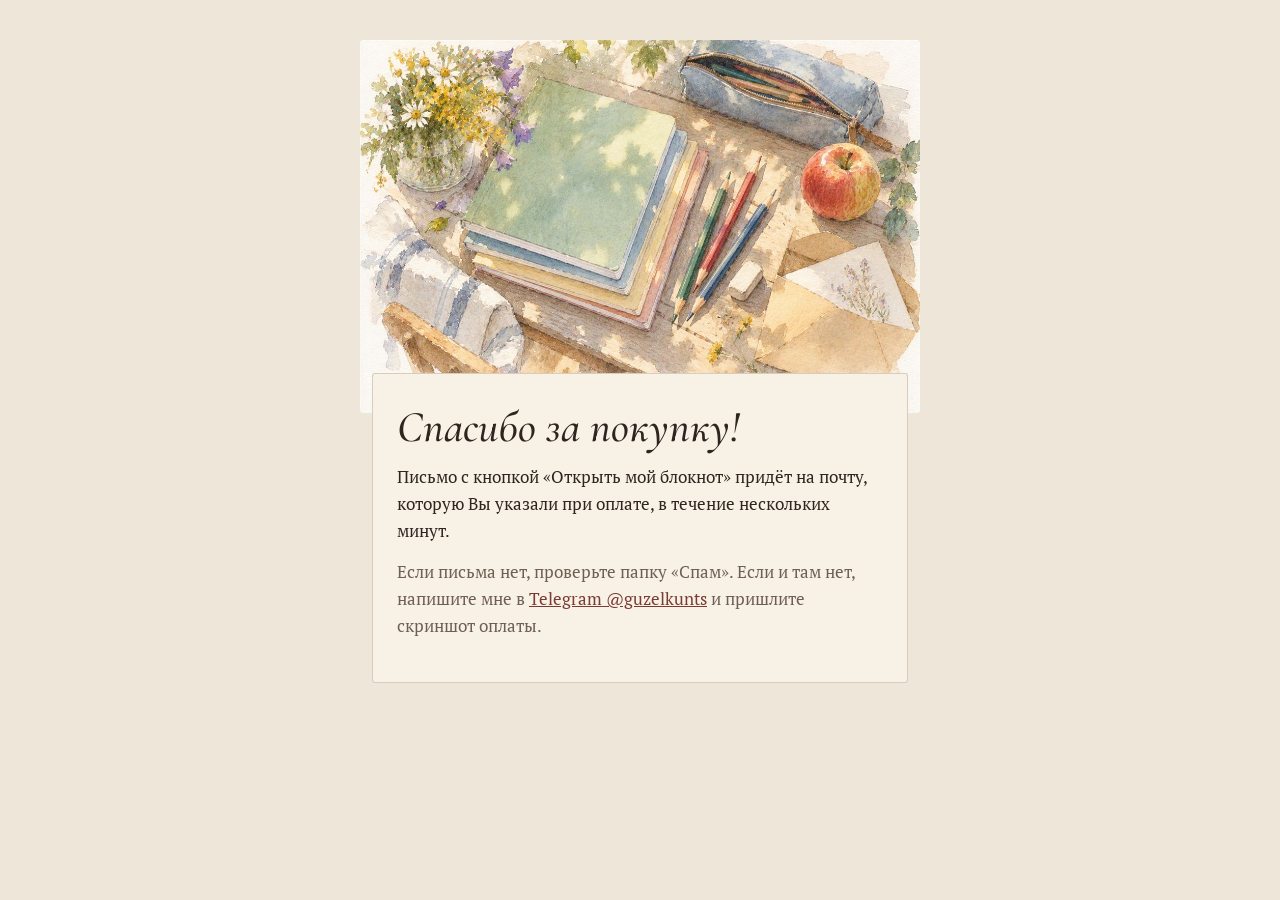
<file: nostalgia/spasibo.html>
<!doctype html>
<html lang="ru">
<meta charset="utf-8">
<meta name="viewport" content="width=device-width, initial-scale=1, viewport-fit=cover">
<meta name="robots" content="noindex, nofollow">
<title>Спасибо за покупку — блокнот «Ностальгия»</title>
<link rel="preconnect" href="https://fonts.googleapis.com">
<link rel="preconnect" href="https://fonts.gstatic.com" crossorigin>
<link rel="stylesheet" href="https://fonts.googleapis.com/css2?family=Cormorant+Garamond:ital,wght@0,400;0,500;1,400;1,500&family=PT+Sans:wght@400;700&family=PT+Serif:ital@0;1&display=swap">
<style>
:root{--bg:#EEE6D8;--paper:#F7F1E6;--ink:#2E2520;--soft:#6F5F52;--line:rgba(110,88,70,.24);--accent:#7A3B32;--accent-deep:#5E2B24}
*{box-sizing:border-box}
body{margin:0;background:var(--bg);color:var(--ink);font:17px/1.6 "PT Serif",Georgia,serif;padding:0 16px}
.wrap{max-width:560px;margin:0 auto;padding-block:40px 60px}
.pic{aspect-ratio:3/2;background:url(img/aug-letter.jpg) center/cover;border-radius:3px;margin-bottom:-40px}
.card{position:relative;background:var(--paper);border:1px solid var(--line);border-radius:3px;padding:30px 24px 28px;margin:0 12px}
h1{font:italic 500 clamp(34px,8vw,44px)/1.05 "Cormorant Garamond",Georgia,serif;margin:0 0 12px}
p{margin:0 0 14px}
.soft{color:var(--soft)}
.btn{display:flex;align-items:center;justify-content:center;width:100%;border:0;border-radius:2px;background:var(--accent);color:var(--paper);font:15px "PT Sans",sans-serif;letter-spacing:.08em;text-transform:uppercase;padding:17px 20px;text-decoration:none;margin:18px 0 10px}
.btn:hover{background:var(--accent-deep)}
.code{font:italic 500 26px/1.2 "Cormorant Garamond",Georgia,serif;color:var(--accent)}
.wait{display:flex;gap:12px;align-items:center;color:var(--soft);font:15px "PT Sans",sans-serif;margin:18px 0}
.dot{width:10px;height:10px;border-radius:50%;background:var(--accent);animation:p 1.2s infinite}
@keyframes p{50%{opacity:.25}}
@media (prefers-reduced-motion:reduce){.dot{animation:none}}
a{color:var(--accent)}
</style>
<div class="wrap">
  <div class="pic" aria-hidden="true"></div>
  <div class="card" id="box">
    <h1>Спасибо за покупку!</h1>
    <div class="wait" id="wait"><span class="dot" aria-hidden="true"></span><span>Готовлю Ваш блокнот, это займёт несколько секунд…</span></div>
  </div>
</div>
<script>window.NOSTALGIA_PROD = true; window.NOSTALGIA_API = 'https://script.google.com/macros/s/AKfycby-9wSWZwmca2R4Lxn3bSUmwm0mxClNmUPKBcSS0mSKbJKHs3d8S2d86vTlPmhjaRfp/exec'; window.NOSTALGIA_V = 'p20260918';</script>
<script>
(function(){
  var API = window.NOSTALGIA_API || '';
  var box = document.getElementById('box');
  var order = null;
  try { order = JSON.parse(localStorage.getItem('nostalgia-order') || 'null'); } catch (e) {}
  function letterOnly(){
    box.innerHTML = '<h1>Спасибо за покупку!</h1><p>Письмо с кнопкой «Открыть мой блокнот» придёт на почту, которую Вы указали при оплате, в течение нескольких минут.</p>' +
      '<p class="soft">Если письма нет, проверьте папку «Спам». Если и там нет, напишите мне в <a href="https://t.me/guzelkunts" target="_blank" rel="noopener">Telegram @guzelkunts</a> и пришлите скриншот оплаты.</p>';
  }
  function ready(code){
    try { localStorage.removeItem('nostalgia-order'); } catch (e) {}
    box.innerHTML = '<h1>Ваш блокнот готов</h1><p>Нажмите на кнопку, впишите своё имя, и блокнот станет Вашим.</p>' +
      '<a class="btn" href="./?code=' + encodeURIComponent(code) + '">Открыть мой блокнот</a>' +
      '<p class="soft">Ваш секретный код: <span class="code">' + code + '</span></p>' +
      '<p class="soft">Такое же письмо с кнопкой уже летит Вам на почту. Сохраните его: по этой кнопке блокнот откроется на планшете или компьютере.</p>';
  }
  if (!order || !order.inv || !API){ letterOnly(); return; }
  var tries = 0;
  (function poll(){
    tries++;
    fetch(API + '?action=order&inv=' + encodeURIComponent(order.inv) + '&token=' + encodeURIComponent(order.token))
      .then(function(r){ return r.json(); })
      .then(function(res){ if (res.ok && res.code) ready(res.code); else if (tries < 20) setTimeout(poll, 3000); else letterOnly(); })
      .catch(function(){ if (tries < 20) setTimeout(poll, 3000); else letterOnly(); });
  })();
})();
</script>
</html>
</file>
<file: style.css>
:root {
  --ivory: #F6F2EC;
  --paper: #FFFDF9;
  --wash: #EFE4DE;
  --ink: #3A3A3A;
  --ink-soft: #6E6862;
  --cherry: #5D0A1C;
  --cherry-dark: #470715;
  --line: #E4DBD0;
  --serif: "Playfair Display", Georgia, "Times New Roman", serif;
  --sans: "Inter", "Segoe UI", Roboto, Arial, sans-serif;
}

* { box-sizing: border-box; }
html { scroll-behavior: auto; }
body {
  margin: 0;
  background: var(--ivory);
  color: var(--ink);
  font-family: var(--sans);
  font-size: 17px;
  line-height: 1.65;
}
img { max-width: 100%; display: block; }
a { color: inherit; }

.wrap { width: min(1160px, 100% - 40px); margin: 0 auto; }
section { padding: 88px 0; }

h1, h2, h3 { font-family: var(--serif); font-weight: 500; color: var(--ink); line-height: 1.15; margin: 0; }
h1 { font-size: clamp(38px, 5.2vw, 64px); letter-spacing: -0.5px; }
h2 { font-size: clamp(30px, 3.6vw, 44px); }
h3 { font-size: 24px; }
p { margin: 0 0 16px; }

.eyebrow {
  font-size: 13px; letter-spacing: 2px; text-transform: uppercase;
  color: var(--cherry); font-weight: 600; margin-bottom: 18px;
}
.lead { font-size: 19px; color: var(--ink-soft); max-width: 520px; }
.center { text-align: center; }
.center .lead { margin-left: auto; margin-right: auto; }

/* Кнопки */
.btn {
  display: inline-block; text-decoration: none; font-weight: 600; font-size: 16px;
  padding: 15px 28px; border-radius: 999px; border: 1.5px solid var(--cherry);
  transition: background .2s, color .2s;
}
.btn-main { background: var(--cherry); color: #fff; }
.btn-main:hover { background: var(--cherry-dark); }
.btn-ghost { color: var(--cherry); background: transparent; }
.btn-ghost:hover { background: var(--cherry); color: #fff; }
.btns { display: flex; flex-wrap: wrap; gap: 12px; margin-top: 30px; }

/* Метка «уточнить» — убрать перед публикацией */
.todo {
  display: inline-block; font-family: var(--sans); font-size: 12px; font-weight: 600;
  color: var(--cherry); border: 1px dashed var(--cherry); border-radius: 6px;
  padding: 0 6px; vertical-align: middle; letter-spacing: .3px;
}

/* Шапка */
.header { background: var(--ivory); border-bottom: 1px solid var(--line); position: sticky; top: 0; z-index: 10; }
.header .wrap { display: flex; align-items: center; justify-content: space-between; gap: 20px; height: 72px; }
.logo { font-family: var(--serif); font-size: 22px; text-decoration: none; white-space: nowrap; }
.logo span { color: var(--cherry); }
.nav { display: flex; gap: 26px; font-size: 15px; }
.nav a { text-decoration: none; color: var(--ink-soft); white-space: nowrap; }
.nav a:hover { color: var(--cherry); }
.header .btn { padding: 10px 20px; font-size: 15px; }

/* Первый экран */
.hero { padding: 64px 0 90px; }
.hero .wrap { display: grid; grid-template-columns: 1.05fr 1fr; gap: 60px; align-items: center; }
.hero h1 em { font-style: italic; color: var(--cherry); }
.hero .lead { margin-top: 24px; }
.hero h1 { font-size: clamp(34px, 4.4vw, 56px); }
.trust { margin: 22px 0 0; font-size: 14px; color: var(--ink-soft); letter-spacing: .2px; }
.collage { position: relative; padding: 0 0 70px 60px; }
.collage::before {
  content: ""; position: absolute; inset: 40px -30px 20px 0;
  background: var(--wash); border-radius: 50% 44% 48% 40%; z-index: 0;
}
.collage .big { position: relative; z-index: 1; width: 82%; margin-left: auto; aspect-ratio: 4 / 5; object-fit: cover; border-radius: 6px; }
.collage .small {
  position: absolute; z-index: 2; left: 0; bottom: 0; width: 46%; aspect-ratio: 3 / 4;
  object-fit: cover; border: 8px solid var(--paper); border-radius: 6px;
  box-shadow: 0 18px 40px rgba(58, 58, 58, .12);
}

/* Цифры */
.facts { border-top: 1px solid var(--line); border-bottom: 1px solid var(--line); padding: 34px 0; }
.facts .wrap { display: grid; grid-template-columns: repeat(3, 1fr); gap: 20px; text-align: center; }
.facts b { display: block; font-family: var(--serif); font-size: 40px; font-weight: 500; color: var(--cherry); line-height: 1.1; }
.facts span { font-size: 15px; color: var(--ink-soft); }

/* С чем приходят */
.quotes { display: grid; grid-template-columns: repeat(3, 1fr); gap: 18px; margin-top: 48px; }
.quote {
  background: var(--paper); border: 1px solid var(--line); border-radius: 14px;
  padding: 26px 26px 24px; font-family: var(--serif); font-size: 20px; line-height: 1.4;
}
.quote::before { content: "«"; }
.after-quotes { margin-top: 36px; font-size: 19px; }

/* Обо мне + видео */
.about, .tint { background: var(--paper); }
.about .wrap { display: grid; grid-template-columns: 1fr 1fr; gap: 64px; align-items: center; }
.video-box { position: relative; border-radius: 14px; overflow: hidden; box-shadow: 0 24px 50px rgba(58, 58, 58, .12); }
.video-box img { width: 100%; aspect-ratio: 4 / 5; object-fit: cover; }
.play {
  position: absolute; left: 50%; top: 76%; transform: translate(-50%, -50%);
  width: 84px; height: 84px; border-radius: 50%; border: 0; cursor: pointer;
  background: rgba(255, 253, 249, .92); display: grid; place-items: center;
}
.play::after { content: ""; border-left: 22px solid var(--cherry); border-top: 14px solid transparent; border-bottom: 14px solid transparent; margin-left: 6px; }
.video-note { position: absolute; left: 0; right: 0; bottom: 18px; text-align: center; color: #fff; font-size: 14px; text-shadow: 0 1px 6px rgba(0,0,0,.45); }
.about h2 { margin-bottom: 24px; }
.pull {
  font-family: var(--sans); font-weight: 500; font-size: 20px; line-height: 1.5; color: var(--cherry);
  border-left: 2px solid var(--cherry); padding-left: 20px; margin: 28px 0 0;
}

.about-grid { align-items: start !important; }
.about-grid .video-box { position: sticky; top: 100px; }
.tv { margin: 6px 0 22px; }
.tv img { width: 100%; border-radius: 12px; }
.tv figcaption { font-size: 14px; color: var(--ink-soft); margin-top: 8px; }
.worry-title { font-size: 22px; margin: 30px 0 14px; }
.worry { counter-reset: w; list-style: none; padding: 0; margin: 0 0 20px; }
.worry li { counter-increment: w; position: relative; padding: 12px 0 12px 44px; border-top: 1px solid var(--line); }
.worry li::before {
  content: counter(w); position: absolute; left: 0; top: 12px; width: 28px; height: 28px; border-radius: 50%;
  background: var(--cherry); color: #fff; font-size: 14px; font-weight: 600; display: grid; place-items: center;
}

/* Дипломы */
.diplomas { display: grid; grid-template-columns: repeat(auto-fill, minmax(200px, 1fr)); gap: 18px; margin-top: 44px; }
.diplomas a { display: block; background: var(--paper); border: 1px solid var(--line); border-radius: 12px; padding: 10px; }
.diplomas a:hover { border-color: var(--cherry); }
.diplomas a { text-decoration: none; }
.diplomas img { width: 100%; aspect-ratio: 4 / 3; object-fit: contain; }
.diplomas span { display: block; font-size: 13px; line-height: 1.35; color: var(--ink-soft); margin-top: 8px; text-align: center; }
.zoom { border: 0; padding: 0; background: transparent; max-width: 94vw; max-height: 94vh; }
.zoom::backdrop { background: rgba(30, 20, 22, .8); }
.zoom img { max-width: 94vw; max-height: 90vh; border-radius: 6px; }
.zoom-close {
  position: fixed; top: 14px; right: 18px; width: 44px; height: 44px; border-radius: 50%; border: 0;
  background: var(--ivory); color: var(--cherry); font-size: 28px; cursor: pointer; line-height: 1;
}

/* Об отзывах */
.note-box { max-width: 760px; margin: 0 auto; background: var(--paper); border: 1px solid var(--line); border-left: 3px solid var(--cherry); border-radius: 14px; padding: 34px 38px; }
.note-box p { font-size: 18px; margin: 0; }

/* Цены */
.prices { display: grid; grid-template-columns: 1fr 1.15fr 1fr; gap: 22px; margin-top: 52px; align-items: center; }
.card { background: var(--paper); border: 1px solid var(--line); border-radius: 18px; padding: 32px; }
.card h3 { margin-bottom: 10px; }
.card .muted { color: var(--ink-soft); font-size: 15px; }
.card.main { border: 1.5px solid var(--cherry); padding: 42px 36px; box-shadow: 0 24px 50px rgba(93, 10, 28, .08); position: relative; }
.badge {
  display: inline-block; font-size: 12px; font-weight: 600; letter-spacing: .5px;
  background: var(--cherry); color: #fff; border-radius: 999px; padding: 4px 12px; margin-bottom: 16px;
}
.badge.soft { background: var(--wash); color: var(--cherry); }
.price { font-family: var(--serif); font-size: 52px; color: var(--cherry); line-height: 1; margin: 18px 0 6px; }
.price small { font-family: var(--sans); font-size: 16px; color: var(--ink-soft); }
.list { list-style: none; padding: 0; margin: 22px 0 28px; }
.list li { padding: 9px 0 9px 28px; position: relative; border-top: 1px solid var(--line); font-size: 16px; }
.list li::before { content: ""; position: absolute; left: 4px; top: 19px; width: 8px; height: 8px; border-radius: 50%; background: var(--cherry); }
.card .btn { width: 100%; text-align: center; }
.link-more { color: var(--cherry); font-weight: 600; text-decoration: none; display: inline-block; margin-top: 18px; }
.link-more:hover { text-decoration: underline; }

/* Отзывы */
.reviews { display: grid; grid-template-columns: repeat(3, 1fr); gap: 22px; margin-top: 52px; align-items: start; }
.review { background: var(--paper); border: 1px solid var(--line); border-radius: 14px; padding: 28px; min-height: 210px; }
.review:nth-child(2) { margin-top: 44px; }
.review:nth-child(3) { margin-top: 88px; }
.review .mark { font-family: var(--serif); font-size: 46px; color: var(--cherry); line-height: .6; }
.review p { color: var(--ink-soft); margin-top: 14px; }
.review .who { font-weight: 600; font-size: 15px; color: var(--ink); margin: 0; }
.placeholder { border-style: dashed; }

/* Журнал */
.journal { background: var(--paper); }
.journal .wrap { display: grid; grid-template-columns: 1fr 1fr; gap: 64px; align-items: center; }
.journal img { border-radius: 14px; aspect-ratio: 3 / 2; object-fit: cover; width: 100%; }
.rubrics { display: flex; flex-wrap: wrap; gap: 10px; margin: 22px 0 6px; }
.rubrics span { border: 1px solid var(--line); background: var(--ivory); border-radius: 999px; padding: 6px 14px; font-size: 14px; }

.split { display: grid; grid-template-columns: 1fr 1fr; gap: 64px; align-items: center; }
.split-img { border-radius: 14px; aspect-ratio: 3 / 2; object-fit: cover; width: 100%; }

/* Вопросы */
.faq { max-width: 760px; margin: 48px auto 0; }
.faq details { border-bottom: 1px solid var(--line); }
.faq summary {
  cursor: pointer; list-style: none; padding: 22px 40px 22px 0; font-weight: 600; font-size: 18px; position: relative;
}
.faq summary::-webkit-details-marker { display: none; }
.faq summary::after { content: "+"; position: absolute; right: 4px; top: 16px; font-size: 26px; font-weight: 400; color: var(--cherry); }
.faq details[open] summary::after { content: "–"; }
.faq details p { color: var(--ink-soft); padding-bottom: 18px; margin: 0; }
.faq .answer { color: var(--ink-soft); padding-bottom: 8px; }
.faq .answer p { padding-bottom: 14px; }
.faq .answer ul { margin: 0 0 14px; padding-left: 22px; }
.faq .answer li { margin-bottom: 10px; }
.link-inline { color: var(--cherry); font-weight: 600; }
.ask {
  max-width: 760px; margin: 40px auto 0; background: var(--paper); border: 1px solid var(--line); border-radius: 16px;
  padding: 22px 26px; display: flex; align-items: center; justify-content: space-between; gap: 20px; flex-wrap: wrap;
}
.ask b { display: block; }
.ask span { color: var(--ink-soft); font-size: 15px; }

/* Низ сайта */
.footer { background: var(--cherry); color: #F3E7E3; padding: 72px 0 30px; }
.footer a { color: #F3E7E3; text-decoration: none; }
.footer a:hover { color: #fff; text-decoration: underline; }
.footer-top { display: grid; grid-template-columns: 1.3fr 1fr; gap: 50px; align-items: center; padding-bottom: 56px; border-bottom: 1px solid rgba(255,255,255,.18); }
.footer-top h2 { color: #fff; }
.footer-top p { margin-top: 14px; opacity: .85; }
.footer .btn-light { background: var(--ivory); color: var(--cherry); border-color: var(--ivory); }
.footer .btn-light:hover { background: #fff; text-decoration: none; }
.stack { position: relative; width: 250px; height: 290px; margin-left: auto; }
.stack img { position: absolute; width: 210px; height: 260px; object-fit: cover; border: 6px solid var(--ivory); border-radius: 6px; }
.stack img:first-child { right: 36px; top: 20px; transform: rotate(-6deg); }
.stack img:last-child { right: 0; top: 0; transform: rotate(4deg); }
.footer-cols { display: grid; grid-template-columns: 1.4fr 1fr 1fr 1fr; gap: 30px; padding: 46px 0; }
.footer-cols h4 { font-size: 13px; letter-spacing: 1.5px; text-transform: uppercase; margin: 0 0 14px; color: #fff; }
.footer-cols ul { list-style: none; padding: 0; margin: 0; }
.footer-cols li { margin-bottom: 8px; font-size: 15px; }
.footer .logo { color: #fff; font-size: 24px; }
.footer .logo span { color: #F3E7E3; }
.footer-bottom { border-top: 1px solid rgba(255,255,255,.18); padding-top: 22px; font-size: 13px; opacity: .8; display: flex; justify-content: space-between; gap: 16px; flex-wrap: wrap; }
.footer .todo { color: #fff; border-color: #fff; }

/* Страницы продуктов */
.product .wrap { display: grid; grid-template-columns: 1fr 1fr; gap: 64px; align-items: center; }
.product img { border-radius: 14px; aspect-ratio: 4 / 5; object-fit: cover; width: 100%; }
.product .price { margin-top: 28px; }

/* Журнал */
.socials { display: flex; flex-wrap: wrap; gap: 12px; margin-top: 30px; }
.socials a {
  text-decoration: none; background: var(--paper); border: 1px solid var(--line); border-radius: 14px;
  padding: 12px 20px; min-width: 150px; transition: border-color .2s;
}
.socials a:hover { border-color: var(--cherry); }
.socials b { display: block; color: var(--cherry); font-size: 16px; }
.socials span { font-size: 14px; color: var(--ink-soft); }
.rubric-nav { border-top: 1px solid var(--line); border-bottom: 1px solid var(--line); background: var(--paper); }
.rubric-nav .wrap { display: flex; flex-wrap: wrap; gap: 10px 30px; justify-content: center; padding: 18px 0; }
.rubric-nav a { text-decoration: none; font-weight: 600; color: var(--ink); }
.rubric-nav a:hover { color: var(--cherry); }
.posts { display: grid; grid-template-columns: repeat(auto-fill, minmax(280px, 1fr)); gap: 20px; margin-top: 36px; }
.post { background: var(--paper); border: 1px solid var(--line); border-radius: 16px; padding: 26px; }
.post h3 { margin: 12px 0 8px; font-size: 22px; }
.post .muted { color: var(--ink-soft); font-size: 15px; margin: 0; }
.tint .post { background: var(--ivory); }

.prices-one { grid-template-columns: minmax(0, 520px); justify-content: center; }

/* Окно оплаты с галочками */
.pay { border: 0; border-radius: 18px; padding: 0; width: calc(100% - 32px); max-width: 520px; background: var(--paper); color: var(--ink); }
.pay::backdrop { background: rgba(30, 20, 22, .6); }
.pay-box { position: relative; padding: 34px 30px 26px; }
.pay h3 { font-size: 26px; margin: 0 30px 6px 0; }
.pay-sub { color: var(--ink-soft); font-size: 15px; margin: 0 0 16px; }
.check { display: flex; gap: 12px; align-items: flex-start; padding: 12px 0; border-top: 1px solid var(--line); font-size: 15px; line-height: 1.45; cursor: pointer; }
.check input { width: 20px; height: 20px; margin: 1px 0 0; accent-color: var(--cherry); flex-shrink: 0; cursor: pointer; }
.check a { color: var(--cherry); }
.pay-go { display: block; width: 100%; text-align: center; margin-top: 16px; }
.pay-go.disabled { opacity: .4; pointer-events: none; }
.pay-note { font-size: 13px; line-height: 1.5; color: var(--ink-soft); margin: 12px 0 0; }
.pay-note a { color: var(--cherry); }
.pay-close { position: absolute; top: 10px; right: 12px; width: 40px; height: 40px; border: 0; background: transparent; font-size: 28px; line-height: 1; color: var(--ink-soft); cursor: pointer; }

/* Документы */
.doc { padding: 56px 0 80px; }
.doc-wrap { max-width: 820px; }
.doc h1 { font-size: clamp(28px, 3.4vw, 40px); margin-bottom: 10px; }
.doc h2 { font-size: 22px; margin: 34px 0 12px; }
.doc p, .doc li { font-size: 16px; line-height: 1.65; }
.doc p { margin: 0 0 10px; }
.doc ul { margin: 0 0 12px; padding-left: 22px; }
.doc li { margin-bottom: 6px; }
.doc .doc-sub { color: var(--ink-soft); margin: 0; }
.doc a { color: var(--cherry); }

/* Телефоны и планшеты */
@media (max-width: 900px) {
  section { padding: 64px 0; }
  .nav { display: none; }
  .hero { padding-top: 36px; }
  .hero .wrap, .about .wrap, .journal .wrap, .product .wrap, .footer-top, .split { grid-template-columns: 1fr; gap: 40px; }
  .collage { padding-left: 30px; }
  .quotes, .reviews, .prices { grid-template-columns: 1fr; }
  .review:nth-child(2), .review:nth-child(3) { margin-top: 0; }
  .facts .wrap { grid-template-columns: 1fr; gap: 18px; }
  .footer-cols { grid-template-columns: 1fr 1fr; }
  .stack { margin: 0 auto; }
}
/* Мобильная версия: ничего не выезжает за край и не «ездит» при прокрутке */
html, body { overflow-x: clip; }
@media (max-width: 900px) {
  .about-grid .video-box { position: relative; top: auto; }
  .collage::before { right: 0; }
  .diplomas { grid-template-columns: repeat(2, minmax(0, 1fr)); gap: 12px; }
}
@media (max-width: 520px) {
  section { padding: 48px 0; }
  .hero { padding: 28px 0 56px; }
  .hero .lead { font-size: 17px; }
  .hero .btns .btn { width: 100%; text-align: center; }
  .collage { padding: 0 0 50px 20px; }
  .facts { padding: 26px 0; }
  .facts b { font-size: 32px; }
  .quotes { gap: 12px; margin-top: 30px; }
  .quote { font-size: 17px; padding: 20px 18px; }
  .after-quotes { font-size: 17px; }
  .about .wrap { gap: 32px; }
  .pull { font-size: 20px; }
  .diplomas { margin-top: 28px; }
  .diplomas a { padding: 6px; }
  .diplomas span { font-size: 12px; }
  .price { font-size: 44px; }
  .prices { margin-top: 32px; }
  .note-box { padding: 24px 20px; }
  .note-box p { font-size: 16px; }
  .faq summary { font-size: 16px; padding: 18px 34px 18px 0; }
  .ask { padding: 18px; }
  .ask .btn { width: 100%; text-align: center; }
  .footer { padding: 52px 0 26px; }
  .stack { width: 210px; height: 240px; }
  .stack img { width: 170px; height: 210px; }
  .footer-bottom { flex-direction: column; }
  .split-img { aspect-ratio: 4 / 3; }
  .header .btn { display: none; }
  body { font-size: 16px; }
  .header .btn { padding: 8px 14px; font-size: 14px; }
  .logo { font-size: 19px; }
  .footer-cols { grid-template-columns: 1fr; }
  .card, .card.main { padding: 28px 22px; }
}

[id] { scroll-margin-top: 84px; }

/* Страница клуба */
.narrow { max-width: 820px; }
.club-price { margin: 22px 0 0; font-size: 18px; color: var(--ink-soft); }
.club-price b { font-family: var(--serif); font-weight: 500; font-size: 40px; color: var(--cherry); }
.club-sub { font-size: 24px; margin: 32px 0 14px; }
.club-note { max-width: 720px; margin: 28px auto 0; color: var(--ink-soft); font-size: 15px; }
.formula { display: grid; grid-template-columns: repeat(3, 1fr); gap: 14px; margin: 0 0 18px; }
.formula div { background: var(--paper); border: 1px solid var(--line); border-radius: 14px; padding: 18px 14px; text-align: center; }
.formula b { display: block; font-family: var(--serif); font-weight: 500; font-size: 24px; color: var(--cherry); }
.formula span { font-size: 14px; color: var(--ink-soft); }
.example { background: var(--paper); border: 1px solid var(--line); border-left: 3px solid var(--cherry); border-radius: 12px; padding: 20px 24px; margin-top: 24px; }
.tint .example { background: var(--ivory); }
.example b { display: block; margin-bottom: 8px; }
.example p { margin: 0; color: var(--ink-soft); }
.features, .program { display: grid; grid-template-columns: repeat(4, 1fr); gap: 18px; margin-top: 40px; }
.features .card, .program .card { padding: 26px 22px; }
.features h3, .program h3 { font-size: 21px; margin: 6px 0 8px; }
.card .num { font-family: var(--serif); font-size: 32px; line-height: 1; color: var(--cherry); }
.tint .card { background: var(--ivory); }
.compare-wrap { overflow-x: auto; margin-top: 26px; }
.compare { width: 100%; min-width: 560px; border-collapse: collapse; background: var(--paper); border: 1px solid var(--line); border-radius: 14px; overflow: hidden; }
.compare th, .compare td { padding: 14px 16px; text-align: left; vertical-align: top; border-bottom: 1px solid var(--line); font-size: 15px; line-height: 1.45; }
.compare th { font-family: var(--serif); font-weight: 500; font-size: 19px; color: var(--cherry); }
.compare td:first-child { color: var(--ink-soft); width: 24%; }
.compare tr:last-child td { border-bottom: 0; }
.plans { display: grid; grid-template-columns: repeat(4, 1fr); gap: 18px; margin-top: 40px; align-items: stretch; }
.plan { display: flex; flex-direction: column; text-align: left; }
.plan .price { font-size: 38px; margin: 12px 0 6px; }
.plan .per { color: var(--ink-soft); font-size: 15px; margin: 0 0 22px; }
.plan .btn { margin-top: auto; }
.plan.best { border: 1.5px solid var(--cherry); box-shadow: 0 24px 50px rgba(93, 10, 28, .08); }
.plan .badge { align-self: flex-start; }
@media (max-width: 900px) {
  .features, .program, .plans { grid-template-columns: repeat(2, minmax(0, 1fr)); }
}
@media (max-width: 520px) {
  .features, .program, .plans { grid-template-columns: 1fr; gap: 12px; margin-top: 28px; }
  .formula { grid-template-columns: 1fr; }
  .club-price b { font-size: 34px; }
  .compare th, .compare td { padding: 12px; font-size: 14px; }
}
@media (max-width: 520px) {
  .club-hero .btns .btn { width: 100%; text-align: center; }
  .compare { min-width: 480px; }
}

.plan-one { max-width: 620px; margin: 40px auto 0; padding: 36px 34px; border: 1.5px solid var(--cherry); box-shadow: 0 24px 50px rgba(93, 10, 28, .08); }
.plan-one .price { margin: 16px 0 8px; }
.plan-one .list { margin: 18px 0 24px; }
.plan-note { margin: 16px 0 0; font-size: 14px; line-height: 1.5; color: var(--ink-soft); }
@media (max-width: 520px) {
  .plan-one { padding: 26px 20px; margin-top: 28px; }
}

.meme-quote { margin: 26px 0 18px; padding: 20px 24px; background: var(--wash); border-left: 4px solid var(--cherry); border-radius: 0 16px 16px 0; }
.meme-quote p { margin: 0; font-family: var(--sans); font-weight: 600; font-size: 22px; line-height: 1.4; color: var(--cherry); }
.meme-quote span { display: block; margin-top: 8px; font-size: 15px; font-weight: 600; letter-spacing: .3px; color: var(--ink); }
@media (max-width: 520px) {
  .meme-quote { padding: 16px 18px; }
  .meme-quote p { font-size: 19px; }
}

.loop { position: relative; width: 100%; max-width: 540px; aspect-ratio: 1 / 1; margin: 0 auto; }
.loop-ring { position: absolute; inset: 0; width: 100%; height: 100%; }
.loop-girl { position: absolute; left: 50%; top: 50%; width: 28%; transform: translate(-50%, -50%); }
.loop-girl svg { display: block; width: 100%; height: auto; }
.thought {
  position: absolute; width: 33%; margin: 0; padding: 11px 12px; background: var(--paper);
  border: 1px solid var(--line); border-radius: 18px; box-shadow: 0 10px 26px rgba(58, 58, 58, .08);
  font-family: var(--sans); font-size: 14px; line-height: 1.4; color: var(--ink); text-align: center;
  transform: translate(-50%, -50%);
}
.t1 { left: 22%; top: 13%; }
.t2 { left: 78%; top: 13%; }
.t3 { left: 83%; top: 50%; }
.t4 { left: 78%; top: 87%; }
.t5 { left: 22%; top: 87%; }
.t6 { left: 17%; top: 50%; }
.loop-again { position: absolute; left: 50%; top: 67%; transform: translateX(-50%); margin: 0; font-size: 13px; font-weight: 600; letter-spacing: .5px; color: var(--cherry); white-space: nowrap; }
.loop-again::before { content: "↻ "; }
@media (max-width: 900px) {
  .loop { max-width: 440px; aspect-ratio: auto; display: flex; flex-direction: column; align-items: center; margin-top: 8px; }
  .loop-ring { display: none; }
  .loop-girl { position: static; transform: none; width: 140px; margin-bottom: 16px; }
  .thought { position: relative; left: auto; top: auto; transform: none; width: 100%; font-size: 17px; box-shadow: none; }
  .thought + .thought { margin-top: 34px; }
  .thought + .thought::before {
    content: "↓"; position: absolute; left: 50%; top: -30px; transform: translateX(-50%);
    font-family: var(--sans); font-style: normal; font-size: 20px; line-height: 1; color: var(--cherry);
  }
  .loop-again { position: static; transform: none; margin-top: 18px; font-size: 15px; }
}
.loop-girl img { display: block; width: 100%; height: auto; aspect-ratio: 1 / 1; object-fit: cover; border-radius: 50%; border: 4px solid #fff; box-shadow: 0 10px 30px rgba(93, 10, 28, .18); }

.hero-sub { margin: 14px 0 0; font-size: 21px; line-height: 1.45; color: var(--muted, #6b5b57); max-width: 30em; }
@media (max-width: 520px) { .hero-sub { font-size: 18px; } }

.cta-note { margin: 10px 0 0; font-size: 14px; color: #6b5b57; }
.shift { max-width: 980px; margin-top: 32px; display: grid; gap: 12px; }
.shift-head, .shift-row { display: grid; grid-template-columns: 1fr 36px 1fr; gap: 12px; align-items: center; }
.shift-head span { font-size: 13px; font-weight: 600; letter-spacing: .08em; text-transform: uppercase; color: #6b5b57; }
.shift-head span:last-child { color: var(--cherry); }
.shift-before, .shift-after { margin: 0; height: 100%; display: flex; align-items: center; padding: 14px 18px; border-radius: 14px; font-family: var(--sans); font-size: 16px; line-height: 1.5; }
.shift-before { background: #F1E8E4; color: #6b5b57; }
.shift-after { background: #fff; color: #2b2220; border-left: 3px solid var(--cherry); box-shadow: 0 6px 18px rgba(93, 10, 28, .07); }
.shift-arrow { text-align: center; font-size: 22px; color: var(--cherry); }
.steps-title { margin-top: 26px; font-weight: 600; }
.steps { list-style: none; counter-reset: st; margin: 12px 0 0; padding: 0; text-align: left; }
.steps li { counter-increment: st; position: relative; padding: 6px 0 6px 40px; }
.steps li::before { content: counter(st); position: absolute; left: 0; top: 4px; width: 28px; height: 28px; border-radius: 50%; background: var(--cherry); color: #fff; font-size: 14px; font-weight: 600; display: flex; align-items: center; justify-content: center; }
@media (max-width: 700px) {
  .shift-head { display: none; }
  .shift-row { grid-template-columns: 1fr; gap: 6px; }
  .shift-row + .shift-row { margin-top: 14px; }
  .shift-arrow { transform: rotate(90deg); font-size: 18px; line-height: 1; }
}
.why-club { margin: 20px 0 0; padding: 16px 20px; border-left: 3px solid var(--cherry); background: #F1E8E4; border-radius: 0 14px 14px 0; }
.why-club p { margin: 0; font-family: var(--sans); font-size: 17px; line-height: 1.6; color: #2b2220; }

.anon-box { margin-top: 28px; border-left: 3px solid var(--cherry); }

.club-reviews { display: grid; grid-template-columns: repeat(2, 1fr); gap: 18px; margin-top: 32px; }
.rv { margin: 0; background: #fff; border-radius: 16px; padding: 22px 24px; box-shadow: 0 6px 18px rgba(93, 10, 28, .06); display: flex; flex-direction: column; justify-content: space-between; }
.rv blockquote { margin: 0; font-size: 16px; line-height: 1.6; color: #2b2220; }
.rv-main { grid-column: 1 / -1; border-left: 3px solid var(--cherry); }
.rv-main blockquote { font-family: var(--sans); font-weight: 500; font-size: 18px; line-height: 1.6; }
.rv figcaption { margin-top: 14px; font-size: 13px; color: #6b5b57; }
@media (max-width: 700px) { .club-reviews { grid-template-columns: 1fr; } .rv-main blockquote { font-size: 17px; } }
.support-qs { display: flex; flex-wrap: wrap; gap: 10px; justify-content: center; margin-top: 18px; }
.support-qs span { background: #fff; border: 1px solid var(--line); border-radius: 999px; padding: 8px 16px; font-size: 16px; color: var(--ink); }
.support-steps { display: grid; grid-template-columns: 1fr 40px 1fr; gap: 12px; max-width: 880px; margin-top: 32px; }
.support-step { background: #fff; border: 1px solid var(--line); border-radius: 16px; padding: 22px 24px; box-shadow: 0 6px 18px rgba(93, 10, 28, .06); }
.support-step b { display: block; margin-bottom: 8px; font-size: 13px; letter-spacing: .08em; text-transform: uppercase; color: var(--cherry); }
.support-step p { margin: 0; font-size: 17px; line-height: 1.55; }
.support-step.inner { background: var(--cherry); border-color: var(--cherry); color: #fff; }
.support-step.inner b { color: #F1D9DE; }
.support-arrow { align-self: center; text-align: center; font-size: 24px; color: var(--cherry); }
.anon-box + .anon-box { margin-top: 18px; }
@media (max-width: 700px) {
  .support-steps { grid-template-columns: 1fr; gap: 8px; }
  .support-arrow { transform: rotate(90deg); font-size: 20px; line-height: 1; }
}
.month { margin-top: 28px; background: #fff; border: 1px solid var(--line); border-radius: 16px; padding: 22px 24px; }
.month-line { list-style: none; margin: 16px 0 0; padding: 0; display: grid; grid-template-columns: repeat(4, 1fr); gap: 14px; }
.month-line li { border-top: 3px solid var(--cherry); padding-top: 10px; }
.month-line b { display: block; font-size: 15px; color: var(--cherry); }
.month-line span { display: block; margin-top: 4px; font-size: 15px; line-height: 1.5; color: var(--ink); }
.month-tip { margin: 18px 0 0; padding: 12px 16px; background: #F1E8E4; border-radius: 12px; font-size: 15px; line-height: 1.5; }
.month + .anon-box { margin-top: 18px; }
@media (max-width: 800px) { .month-line { grid-template-columns: repeat(2, 1fr); } }
@media (max-width: 520px) { .month-line { grid-template-columns: 1fr; } }
.month-line { grid-template-columns: repeat(5, 1fr); }
@media (max-width: 800px) { .month-line { grid-template-columns: repeat(2, 1fr); } }
@media (max-width: 520px) { .month-line { grid-template-columns: 1fr; } }

#for-whom .quote { color: var(--cherry); }
.idea-accent { color: var(--cherry); font-weight: 500; font-size: 19px; }
.skate-qa { margin: 16px 0 0; padding-left: 16px; border-left: 3px solid var(--cherry); }
.skate-qa p { margin: 0 0 6px; }
.skate-qa b { color: var(--cherry); }
#format .card h3 { color: var(--cherry); }
.max-box { max-width: 760px; margin: 28px auto 0; padding: 16px 20px; border: 2px solid var(--cherry); border-radius: 14px; color: var(--cherry); font-size: 16px; line-height: 1.55; }
.not-for { display: grid; gap: 16px; margin-top: 24px; }
.nf-item { background: #fff; border: 1px solid var(--line); border-left: 3px solid var(--cherry); border-radius: 0 14px 14px 0; padding: 18px 22px; }
.nf-item h3 { margin: 0 0 4px; color: var(--cherry); font-size: 20px; }
.nf-item p { margin: 8px 0 0; font-size: 16px; line-height: 1.6; }
.ratio-note { max-width: 760px; margin: 14px auto 0; font-size: 16px; line-height: 1.55; }
.ratio-note b { color: var(--cherry); }
.gift-box { max-width: 760px; margin: 14px auto 0; padding: 16px 20px; background: var(--cherry); color: #fff; border-radius: 14px; text-align: left; }
.gift-box b { display: block; margin-bottom: 6px; font-size: 17px; }
.gift-box p { margin: 0; font-size: 15px; line-height: 1.6; }
.after-grid { display: grid; grid-template-columns: repeat(2, 1fr); gap: 14px; max-width: 900px; margin-top: 28px; }
.after-grid .shift-after { height: auto; }
.center-cta { justify-content: center; margin-top: 22px; }
.format-facts { display: grid; grid-template-columns: 1fr 1fr; gap: 14px; margin-top: 18px; }
.format-facts > div { background: #fff; border: 1px solid var(--line); border-left: 3px solid var(--cherry); border-radius: 0 14px 14px 0; padding: 14px 18px; font-size: 15px; line-height: 1.6; }
.format-facts b { color: var(--cherry); }
#format .gift-box { margin-top: 18px; }
.reviews-head { margin-top: 64px; }
#not-for { margin-top: 44px; }
.faq .compare-wrap { margin: 4px 0 12px; }
@media (max-width: 700px) { .after-grid, .format-facts { grid-template-columns: 1fr; } }
.nav-mobile { display: none; }
@media (max-width: 900px) {
  .nav-mobile { display: inline-block; margin-left: auto; padding: 8px 16px; border: 1.5px solid var(--cherry); border-radius: 999px; color: var(--cherry); font-size: 14px; font-weight: 600; text-decoration: none; white-space: nowrap; }
}

.topic-chips { max-width: 900px; margin: 28px auto 0; }
.topic-chips span { font-size: 17px; padding: 10px 18px; }
#format .month { margin-top: 28px; }

.hero-goals { list-style: none; margin: 16px 0 0; padding: 0; display: grid; gap: 6px; }
.hero-goals li { position: relative; padding-left: 22px; font-size: 17px; line-height: 1.45; color: var(--ink); }
.hero-goals li::before { content: "✓"; position: absolute; left: 0; color: var(--cherry); font-weight: 700; }
.hero-goals b { color: var(--cherry); font-weight: 600; }
.quiz { display: grid; gap: 18px; margin-top: 28px; }
.quiz-q { background: #fff; border: 1px solid var(--line); border-radius: 16px; padding: 20px 22px; }
.quiz-q h3 { margin: 0 0 12px; font-size: 19px; }
.quiz-opts { display: grid; gap: 8px; }
.quiz-opts button { text-align: left; font: inherit; font-size: 16px; padding: 12px 16px; background: var(--paper, #FFFDF9); border: 1.5px solid var(--line); border-radius: 12px; color: var(--ink); cursor: pointer; }
.quiz-opts button:hover { border-color: var(--cherry); }
.quiz-opts button.on { background: var(--cherry); border-color: var(--cherry); color: #fff; }
.quiz-exp { margin: 12px 0 0; padding: 12px 16px; background: #F1E8E4; border-radius: 12px; font-size: 15px; line-height: 1.55; color: var(--cherry); }
.quiz-result { text-align: center; padding: 22px; border: 2px solid var(--cherry); border-radius: 16px; background: #fff; }
.quiz-result p { margin: 0 0 16px; font-size: 17px; font-weight: 500; }
.no-risk { display: grid; grid-template-columns: repeat(4, 1fr); gap: 12px; margin-bottom: 24px; }
.no-risk > div { background: #fff; border: 1px solid var(--line); border-top: 3px solid var(--cherry); border-radius: 14px; padding: 14px 16px; }
.no-risk b { display: block; color: var(--cherry); font-size: 15px; }
.no-risk span { display: block; margin-top: 4px; font-size: 14px; line-height: 1.5; color: var(--ink-soft); }
@media (max-width: 900px) { .no-risk { grid-template-columns: repeat(2, 1fr); } }
@media (max-width: 520px) { .no-risk { grid-template-columns: 1fr; } .hero-goals li { font-size: 16px; } }
/* Кнопка блокнота в шапке (18.09) */
.nav-notebook { margin-left: auto; display: inline-block; padding: 9px 18px; border: 1.5px solid var(--cherry); border-radius: 999px; color: var(--cherry); background: #F1E8E4; font-size: 15px; font-weight: 600; text-decoration: none; white-space: nowrap; transition: background .2s, color .2s; }
.nav-notebook:hover { background: var(--cherry); color: #fff; }
.nav-notebook + .btn { margin-left: -8px; }
@media (max-width: 900px) { .nav-mobile + .nav-notebook { margin-left: 0; } .nav-notebook { padding: 8px 14px; font-size: 14px; } }
@media (max-width: 520px) { .nb-long { display: none; } .header .wrap { gap: 10px; } .nav-mobile, .nav-notebook { padding: 7px 12px; font-size: 13px; } }
@media (min-width: 901px) and (max-width: 1180px) { .nb-long { display: none; } .nav { gap: 18px; } }
</file>
